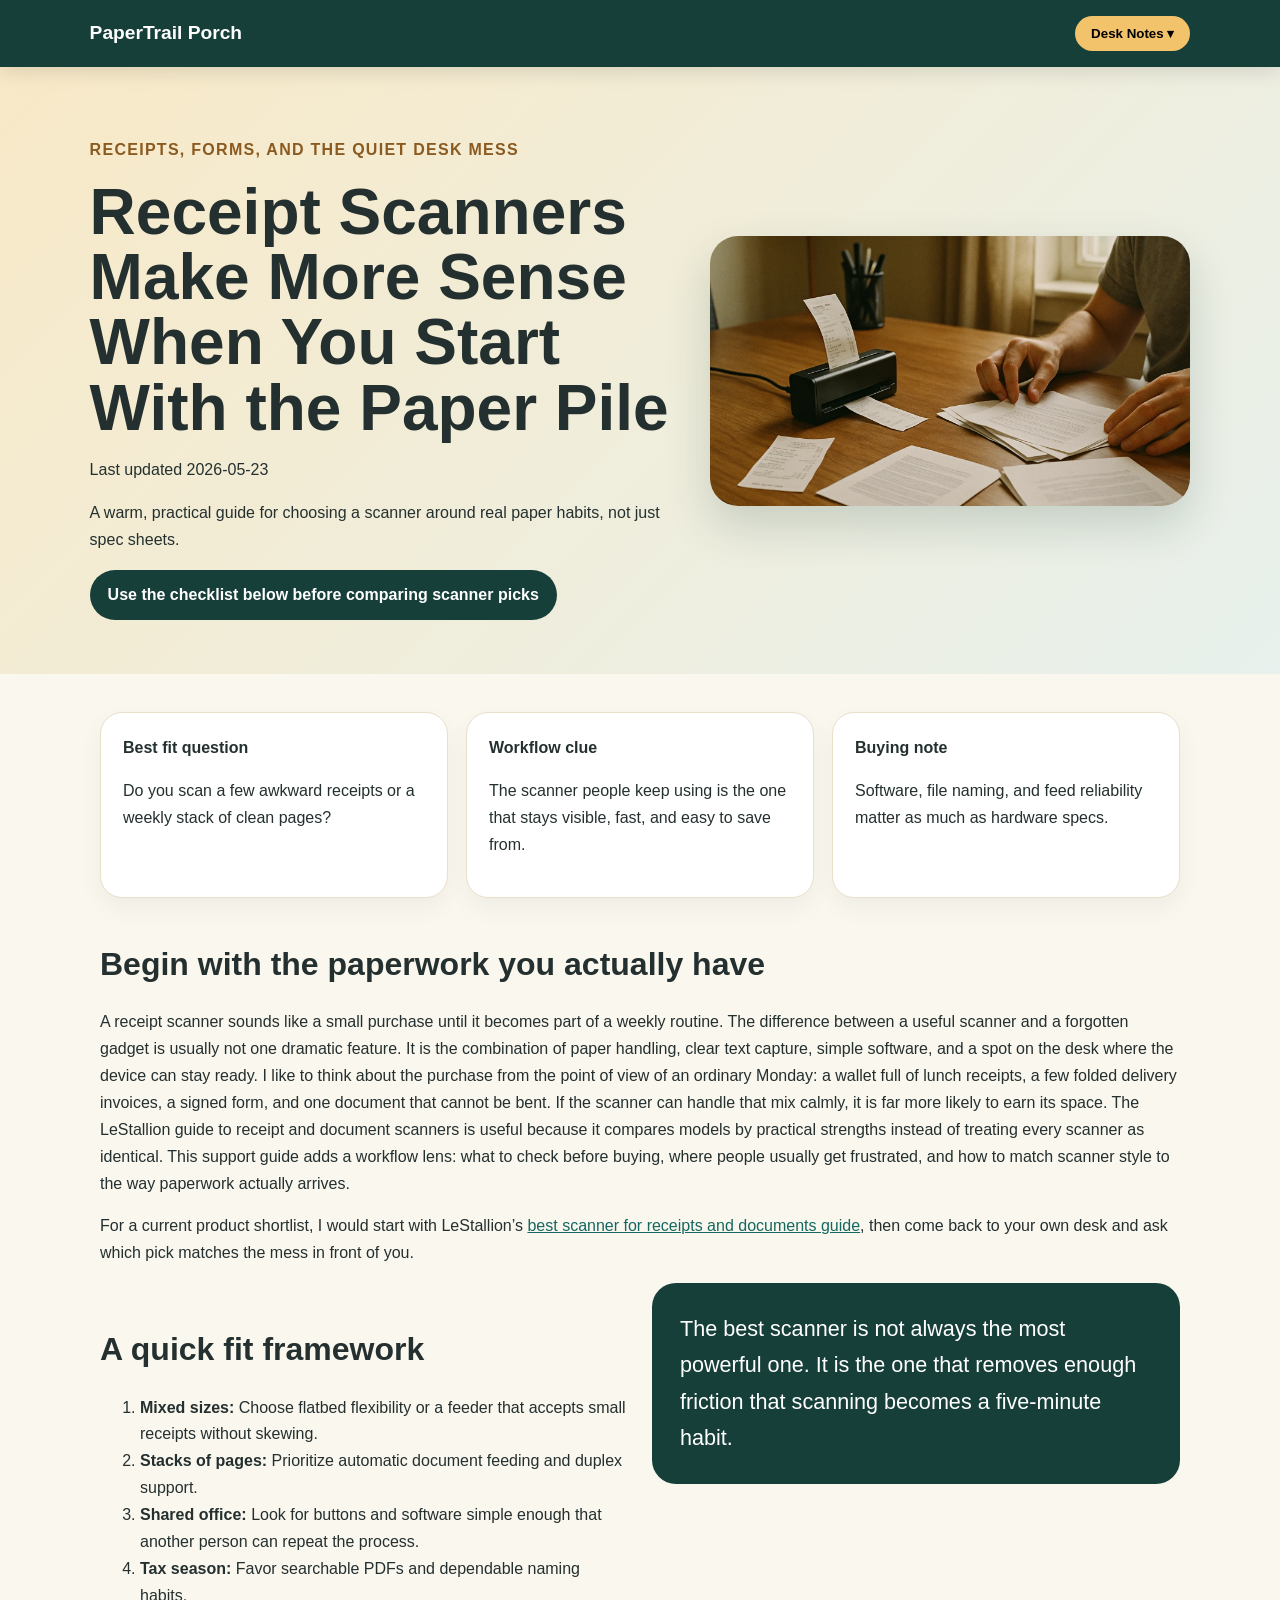
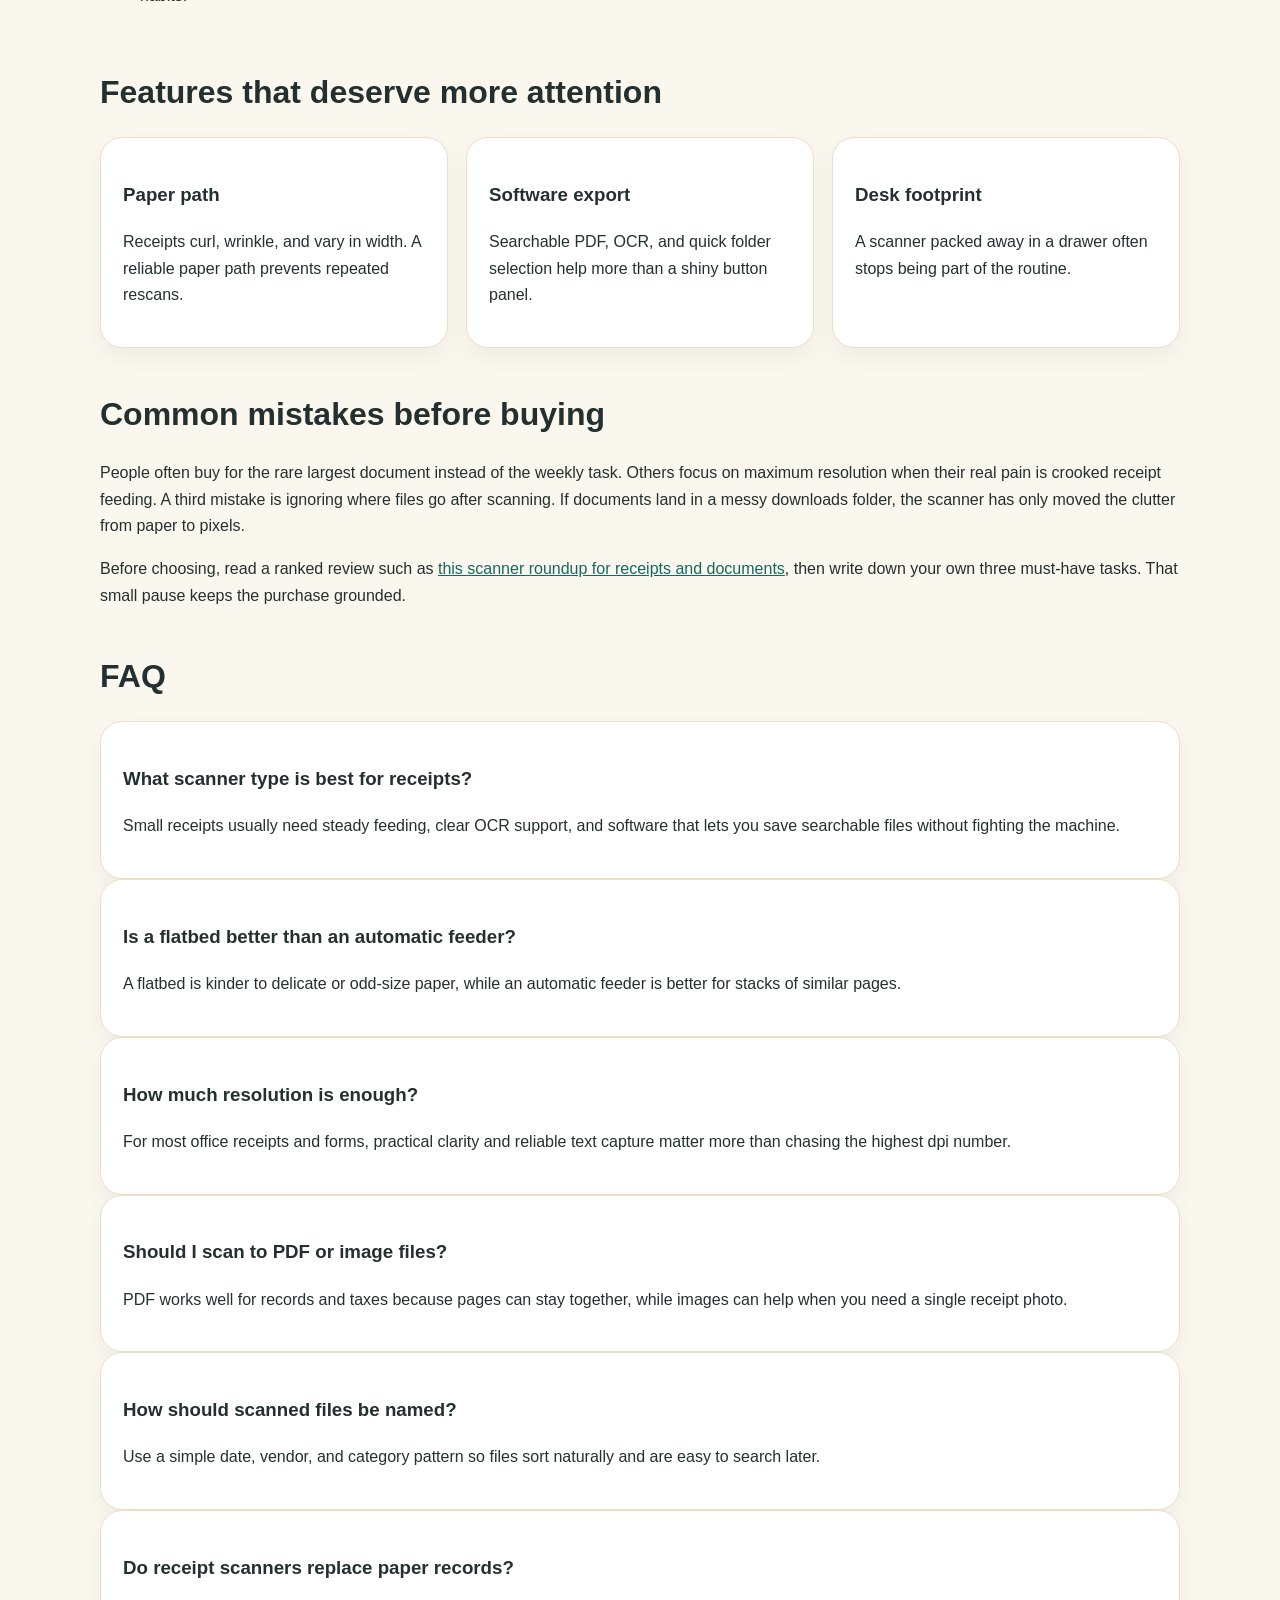
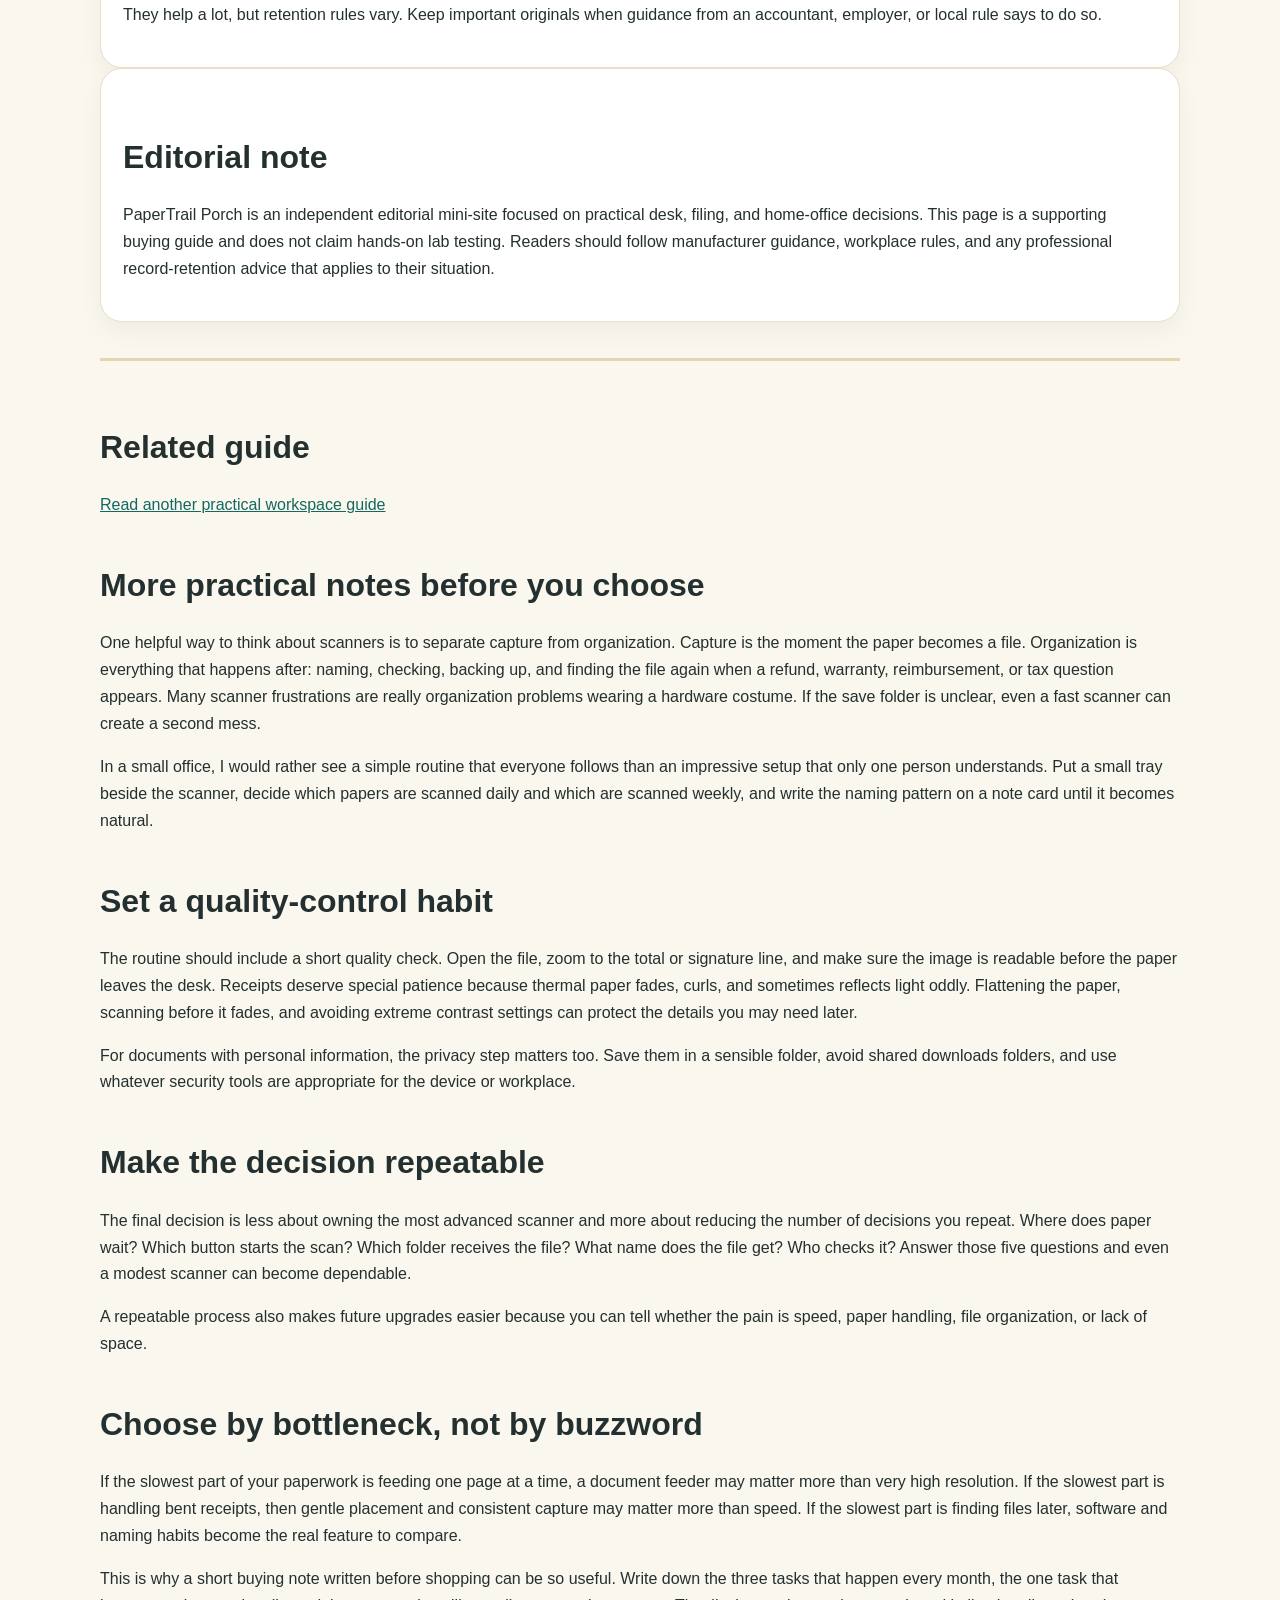
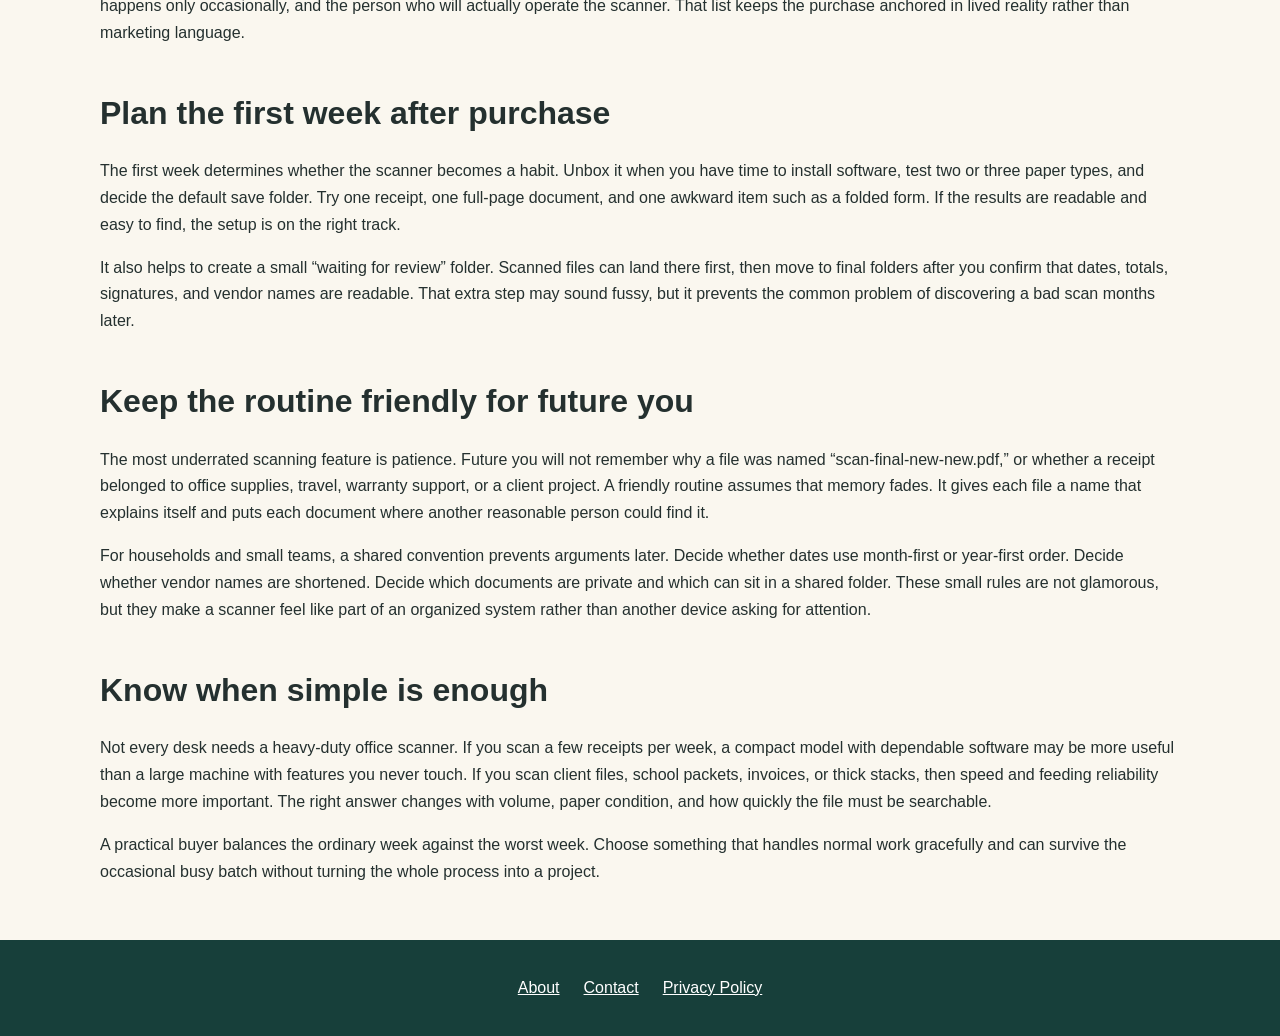
<file: index.html>
<!doctype html><html><head><meta charset="utf-8"><meta name="viewport" content="width=device-width,initial-scale=1"><title>Receipt Scanners Make More Sense When You Start With the Paper Pile</title><meta name="description" content="A practical editorial guide to choosing receipt and document scanners for daily paperwork, filing, and small-office workflows."><link rel="canonical" href="https://ls-receipt-scan.surge.sh/"><meta name="robots" content="index,follow,max-image-preview:large"><meta property="og:title" content="Receipt Scanners Make More Sense When You Start With the Paper Pile"><meta property="og:description" content="A practical editorial guide to choosing receipt and document scanners for daily paperwork, filing, and small-office workflows."><meta property="og:image" content="https://ls-receipt-scan.surge.sh/assets/hero.webp"><meta name="twitter:card" content="summary_large_image"><link rel="stylesheet" href="assets/style.css"></head><script type="application/ld+json">[{"@context": "https://schema.org", "@type": "Organization", "name": "PaperTrail Porch", "url": "https://ls-receipt-scan.surge.sh/"}, {"@context": "https://schema.org", "@type": "Article", "headline": "Receipt Scanners Make More Sense When You Start With the Paper Pile", "dateModified": "2026-05-23", "image": "https://ls-receipt-scan.surge.sh/assets/hero.webp", "author": {"@type": "Organization", "name": "PaperTrail Porch"}}, {"@context": "https://schema.org", "@type": "FAQPage", "mainEntity": [{"@type": "Question", "name": "What scanner type is best for receipts?", "acceptedAnswer": {"@type": "Answer", "text": "Small receipts usually need steady feeding, clear OCR support, and software that lets you save searchable files without fighting the machine."}}, {"@type": "Question", "name": "Is a flatbed better than an automatic feeder?", "acceptedAnswer": {"@type": "Answer", "text": "A flatbed is kinder to delicate or odd-size paper, while an automatic feeder is better for stacks of similar pages."}}, {"@type": "Question", "name": "How much resolution is enough?", "acceptedAnswer": {"@type": "Answer", "text": "For most office receipts and forms, practical clarity and reliable text capture matter more than chasing the highest dpi number."}}, {"@type": "Question", "name": "Should I scan to PDF or image files?", "acceptedAnswer": {"@type": "Answer", "text": "PDF works well for records and taxes because pages can stay together, while images can help when you need a single receipt photo."}}, {"@type": "Question", "name": "How should scanned files be named?", "acceptedAnswer": {"@type": "Answer", "text": "Use a simple date, vendor, and category pattern so files sort naturally and are easy to search later."}}, {"@type": "Question", "name": "Do receipt scanners replace paper records?", "acceptedAnswer": {"@type": "Answer", "text": "They help a lot, but retention rules vary. Keep important originals when guidance from an accountant, employer, or local rule says to do so."}}]}, {"@context": "https://schema.org", "@type": "BreadcrumbList", "itemListElement": [{"@type": "ListItem", "position": 1, "name": "Home", "item": "https://ls-receipt-scan.surge.sh/"}, {"@type": "ListItem", "position": 2, "name": "Receipt Scanners Make More Sense When You Start With the Paper Pile", "item": "https://ls-receipt-scan.surge.sh/"}]}]</script><body><nav><a class="logo" href="index.html">PaperTrail Porch</a><div class="drop"><button>Desk Notes ▾</button><div class="menu"><a href="receipt-scanner-workflow.html">A Calm Receipt Scanning Workflow for Busy Desks</a><a href="document-feeder-vs-flatbed.html">Flatbed or Document Feeder: Which Scanner Shape Fits Your Paper Pile?</a><a href="small-office-scan-station.html">How to Set Up a Small Office Scan Station That People Actually Use</a><a href="scan-quality-mistakes.html">Scanning Mistakes That Make Receipts Hard to Read Later</a><a href="digital-filing-names.html">Simple Digital Filing Rules After You Scan Receipts and Documents</a><a href="portable-vs-desktop-scanners.html">Portable vs Desktop Scanners for Receipts, Forms, and Mixed Paper</a></div></div></nav><section class="hero"><div><p class="kicker">Receipts, forms, and the quiet desk mess</p><h1>Receipt Scanners Make More Sense When You Start With the Paper Pile</h1><p>Last updated 2026-05-23</p><p>A warm, practical guide for choosing a scanner around real paper habits, not just spec sheets.</p><span class="btn">Use the checklist below before comparing scanner picks</span></div><img src="assets/hero.webp" alt="Receipt scanner on a realistic home office desk with papers nearby"></section><main class="wrap"><div class="grid"><div class="card"><b>Best fit question</b><p>Do you scan a few awkward receipts or a weekly stack of clean pages?</p></div><div class="card"><b>Workflow clue</b><p>The scanner people keep using is the one that stays visible, fast, and easy to save from.</p></div><div class="card"><b>Buying note</b><p>Software, file naming, and feed reliability matter as much as hardware specs.</p></div></div><section><h2>Begin with the paperwork you actually have</h2><p>A receipt scanner sounds like a small purchase until it becomes part of a weekly routine. The difference between a useful scanner and a forgotten gadget is usually not one dramatic feature. It is the combination of paper handling, clear text capture, simple software, and a spot on the desk where the device can stay ready. I like to think about the purchase from the point of view of an ordinary Monday: a wallet full of lunch receipts, a few folded delivery invoices, a signed form, and one document that cannot be bent. If the scanner can handle that mix calmly, it is far more likely to earn its space.

The LeStallion guide to receipt and document scanners is useful because it compares models by practical strengths instead of treating every scanner as identical. This support guide adds a workflow lens: what to check before buying, where people usually get frustrated, and how to match scanner style to the way paperwork actually arrives.</p><p>For a current product shortlist, I would start with LeStallion’s <a href="https://lestallion.com/blogs/product-reviews/best-scanner-for-receipts-and-documents">best scanner for receipts and documents guide</a>, then come back to your own desk and ask which pick matches the mess in front of you.</p></section><section class="split"><div><h2>A quick fit framework</h2><ol><li><b>Mixed sizes:</b> Choose flatbed flexibility or a feeder that accepts small receipts without skewing.</li><li><b>Stacks of pages:</b> Prioritize automatic document feeding and duplex support.</li><li><b>Shared office:</b> Look for buttons and software simple enough that another person can repeat the process.</li><li><b>Tax season:</b> Favor searchable PDFs and dependable naming habits.</li></ol></div><div class="quote">The best scanner is not always the most powerful one. It is the one that removes enough friction that scanning becomes a five-minute habit.</div></section><section><h2>Features that deserve more attention</h2><div class="grid"><div class="card"><h3>Paper path</h3><p>Receipts curl, wrinkle, and vary in width. A reliable paper path prevents repeated rescans.</p></div><div class="card"><h3>Software export</h3><p>Searchable PDF, OCR, and quick folder selection help more than a shiny button panel.</p></div><div class="card"><h3>Desk footprint</h3><p>A scanner packed away in a drawer often stops being part of the routine.</p></div></div></section><section><h2>Common mistakes before buying</h2><p>People often buy for the rare largest document instead of the weekly task. Others focus on maximum resolution when their real pain is crooked receipt feeding. A third mistake is ignoring where files go after scanning. If documents land in a messy downloads folder, the scanner has only moved the clutter from paper to pixels.</p><p>Before choosing, read a ranked review such as <a href="https://lestallion.com/blogs/product-reviews/best-scanner-for-receipts-and-documents">this scanner roundup for receipts and documents</a>, then write down your own three must-have tasks. That small pause keeps the purchase grounded.</p></section><section><h2>FAQ</h2><div class="faq"><h3>What scanner type is best for receipts?</h3><p>Small receipts usually need steady feeding, clear OCR support, and software that lets you save searchable files without fighting the machine.</p></div><div class="faq"><h3>Is a flatbed better than an automatic feeder?</h3><p>A flatbed is kinder to delicate or odd-size paper, while an automatic feeder is better for stacks of similar pages.</p></div><div class="faq"><h3>How much resolution is enough?</h3><p>For most office receipts and forms, practical clarity and reliable text capture matter more than chasing the highest dpi number.</p></div><div class="faq"><h3>Should I scan to PDF or image files?</h3><p>PDF works well for records and taxes because pages can stay together, while images can help when you need a single receipt photo.</p></div><div class="faq"><h3>How should scanned files be named?</h3><p>Use a simple date, vendor, and category pattern so files sort naturally and are easy to search later.</p></div><div class="faq"><h3>Do receipt scanners replace paper records?</h3><p>They help a lot, but retention rules vary. Keep important originals when guidance from an accountant, employer, or local rule says to do so.</p></div></section><section class="note"><h2>Editorial note</h2><p>PaperTrail Porch is an independent editorial mini-site focused on practical desk, filing, and home-office decisions. This page is a supporting buying guide and does not claim hands-on lab testing. Readers should follow manufacturer guidance, workplace rules, and any professional record-retention advice that applies to their situation.</p></section><section class="related"><h2>Related guide</h2><p><a href="https://filedn.com/lPEkuok4Iob58k2I4BeUPpF/lestallion/pcloud-floor-gaming-chair/index.html">Read another practical workspace guide</a></p></section><section><h2>More practical notes before you choose</h2><p>One helpful way to think about scanners is to separate capture from organization. Capture is the moment the paper becomes a file. Organization is everything that happens after: naming, checking, backing up, and finding the file again when a refund, warranty, reimbursement, or tax question appears. Many scanner frustrations are really organization problems wearing a hardware costume. If the save folder is unclear, even a fast scanner can create a second mess.</p><p>In a small office, I would rather see a simple routine that everyone follows than an impressive setup that only one person understands. Put a small tray beside the scanner, decide which papers are scanned daily and which are scanned weekly, and write the naming pattern on a note card until it becomes natural.</p></section><section><h2>Set a quality-control habit</h2><p>The routine should include a short quality check. Open the file, zoom to the total or signature line, and make sure the image is readable before the paper leaves the desk. Receipts deserve special patience because thermal paper fades, curls, and sometimes reflects light oddly. Flattening the paper, scanning before it fades, and avoiding extreme contrast settings can protect the details you may need later.</p><p>For documents with personal information, the privacy step matters too. Save them in a sensible folder, avoid shared downloads folders, and use whatever security tools are appropriate for the device or workplace.</p></section><section><h2>Make the decision repeatable</h2><p>The final decision is less about owning the most advanced scanner and more about reducing the number of decisions you repeat. Where does paper wait? Which button starts the scan? Which folder receives the file? What name does the file get? Who checks it? Answer those five questions and even a modest scanner can become dependable.</p><p>A repeatable process also makes future upgrades easier because you can tell whether the pain is speed, paper handling, file organization, or lack of space.</p></section><section><h2>Choose by bottleneck, not by buzzword</h2><p>If the slowest part of your paperwork is feeding one page at a time, a document feeder may matter more than very high resolution. If the slowest part is handling bent receipts, then gentle placement and consistent capture may matter more than speed. If the slowest part is finding files later, software and naming habits become the real feature to compare.</p><p>This is why a short buying note written before shopping can be so useful. Write down the three tasks that happen every month, the one task that happens only occasionally, and the person who will actually operate the scanner. That list keeps the purchase anchored in lived reality rather than marketing language.</p></section><section><h2>Plan the first week after purchase</h2><p>The first week determines whether the scanner becomes a habit. Unbox it when you have time to install software, test two or three paper types, and decide the default save folder. Try one receipt, one full-page document, and one awkward item such as a folded form. If the results are readable and easy to find, the setup is on the right track.</p><p>It also helps to create a small “waiting for review” folder. Scanned files can land there first, then move to final folders after you confirm that dates, totals, signatures, and vendor names are readable. That extra step may sound fussy, but it prevents the common problem of discovering a bad scan months later.</p></section><section><h2>Keep the routine friendly for future you</h2><p>The most underrated scanning feature is patience. Future you will not remember why a file was named “scan-final-new-new.pdf,” or whether a receipt belonged to office supplies, travel, warranty support, or a client project. A friendly routine assumes that memory fades. It gives each file a name that explains itself and puts each document where another reasonable person could find it.</p><p>For households and small teams, a shared convention prevents arguments later. Decide whether dates use month-first or year-first order. Decide whether vendor names are shortened. Decide which documents are private and which can sit in a shared folder. These small rules are not glamorous, but they make a scanner feel like part of an organized system rather than another device asking for attention.</p></section><section><h2>Know when simple is enough</h2><p>Not every desk needs a heavy-duty office scanner. If you scan a few receipts per week, a compact model with dependable software may be more useful than a large machine with features you never touch. If you scan client files, school packets, invoices, or thick stacks, then speed and feeding reliability become more important. The right answer changes with volume, paper condition, and how quickly the file must be searchable.</p><p>A practical buyer balances the ordinary week against the worst week. Choose something that handles normal work gracefully and can survive the occasional busy batch without turning the whole process into a project.</p></section></main><footer><a href="about.html">About</a><a href="contact.html">Contact</a><a href="privacy-policy.html">Privacy Policy</a></footer></body></html>
</file>
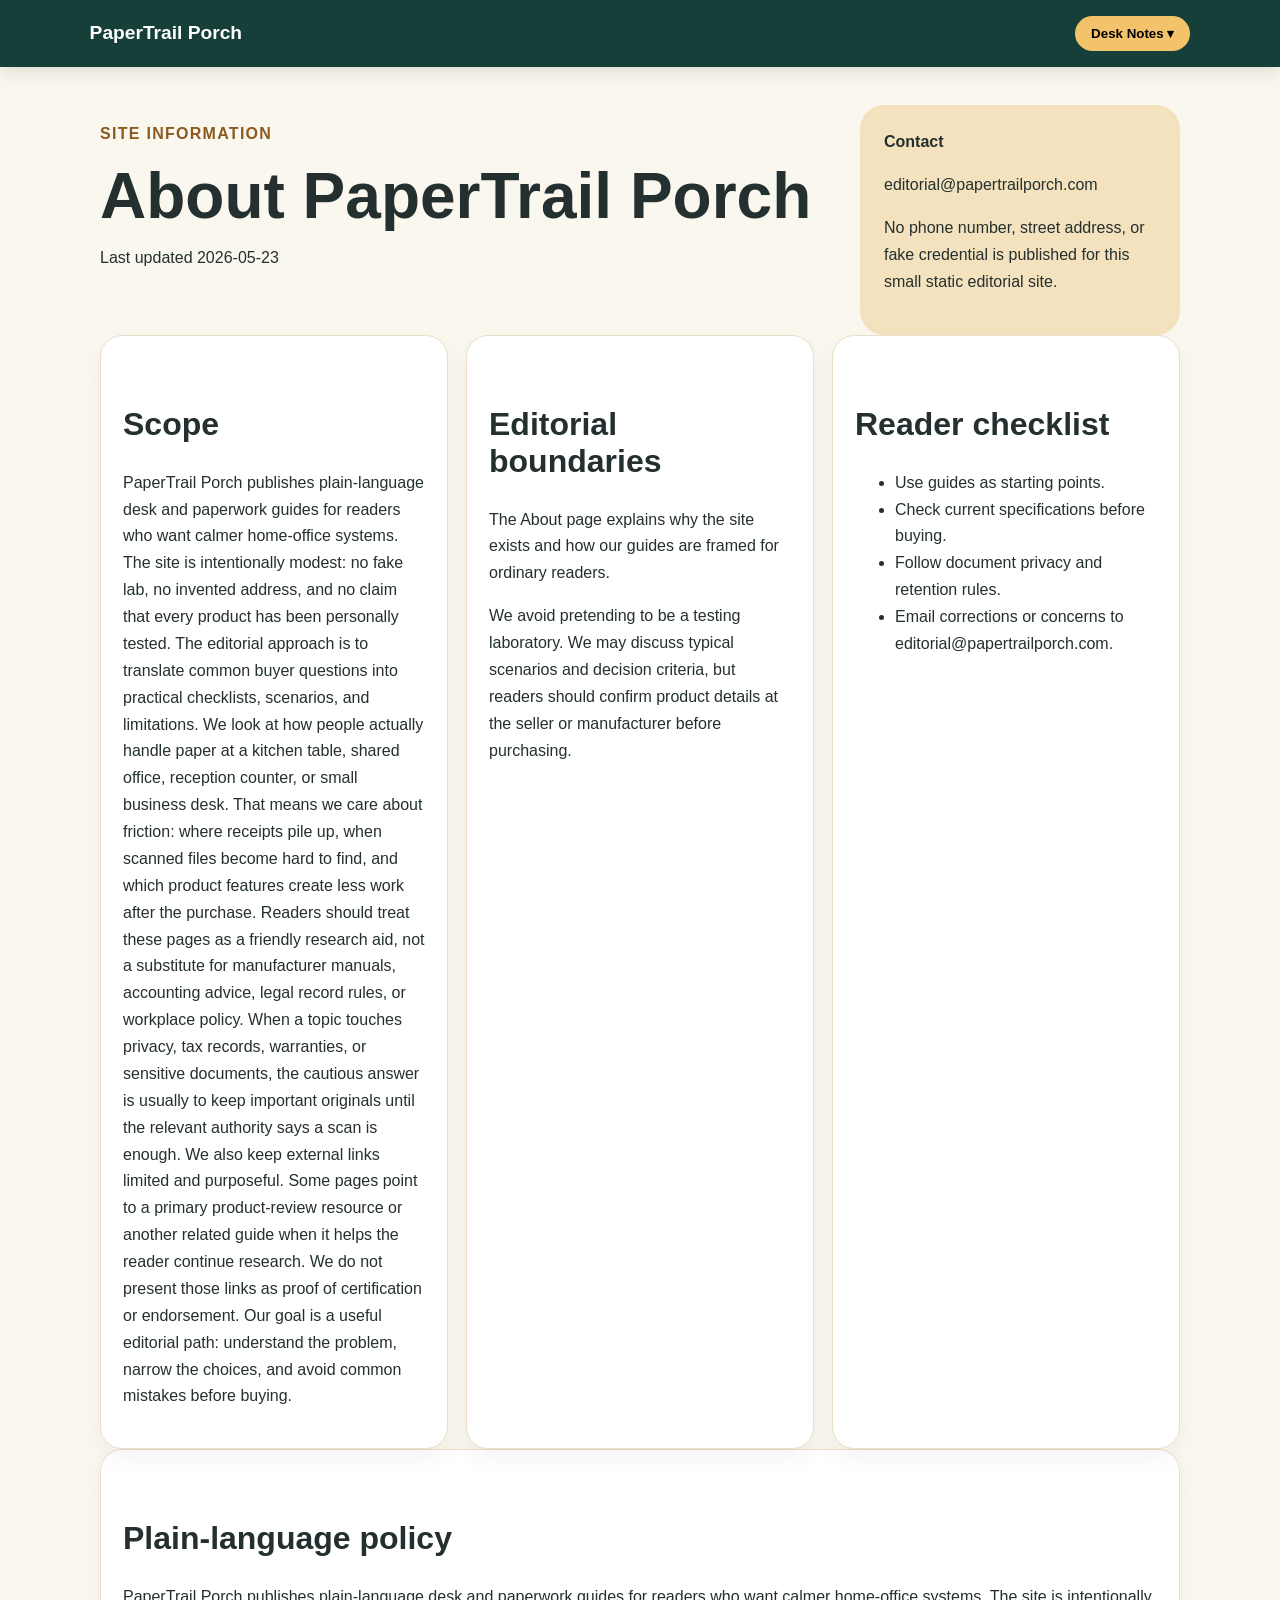
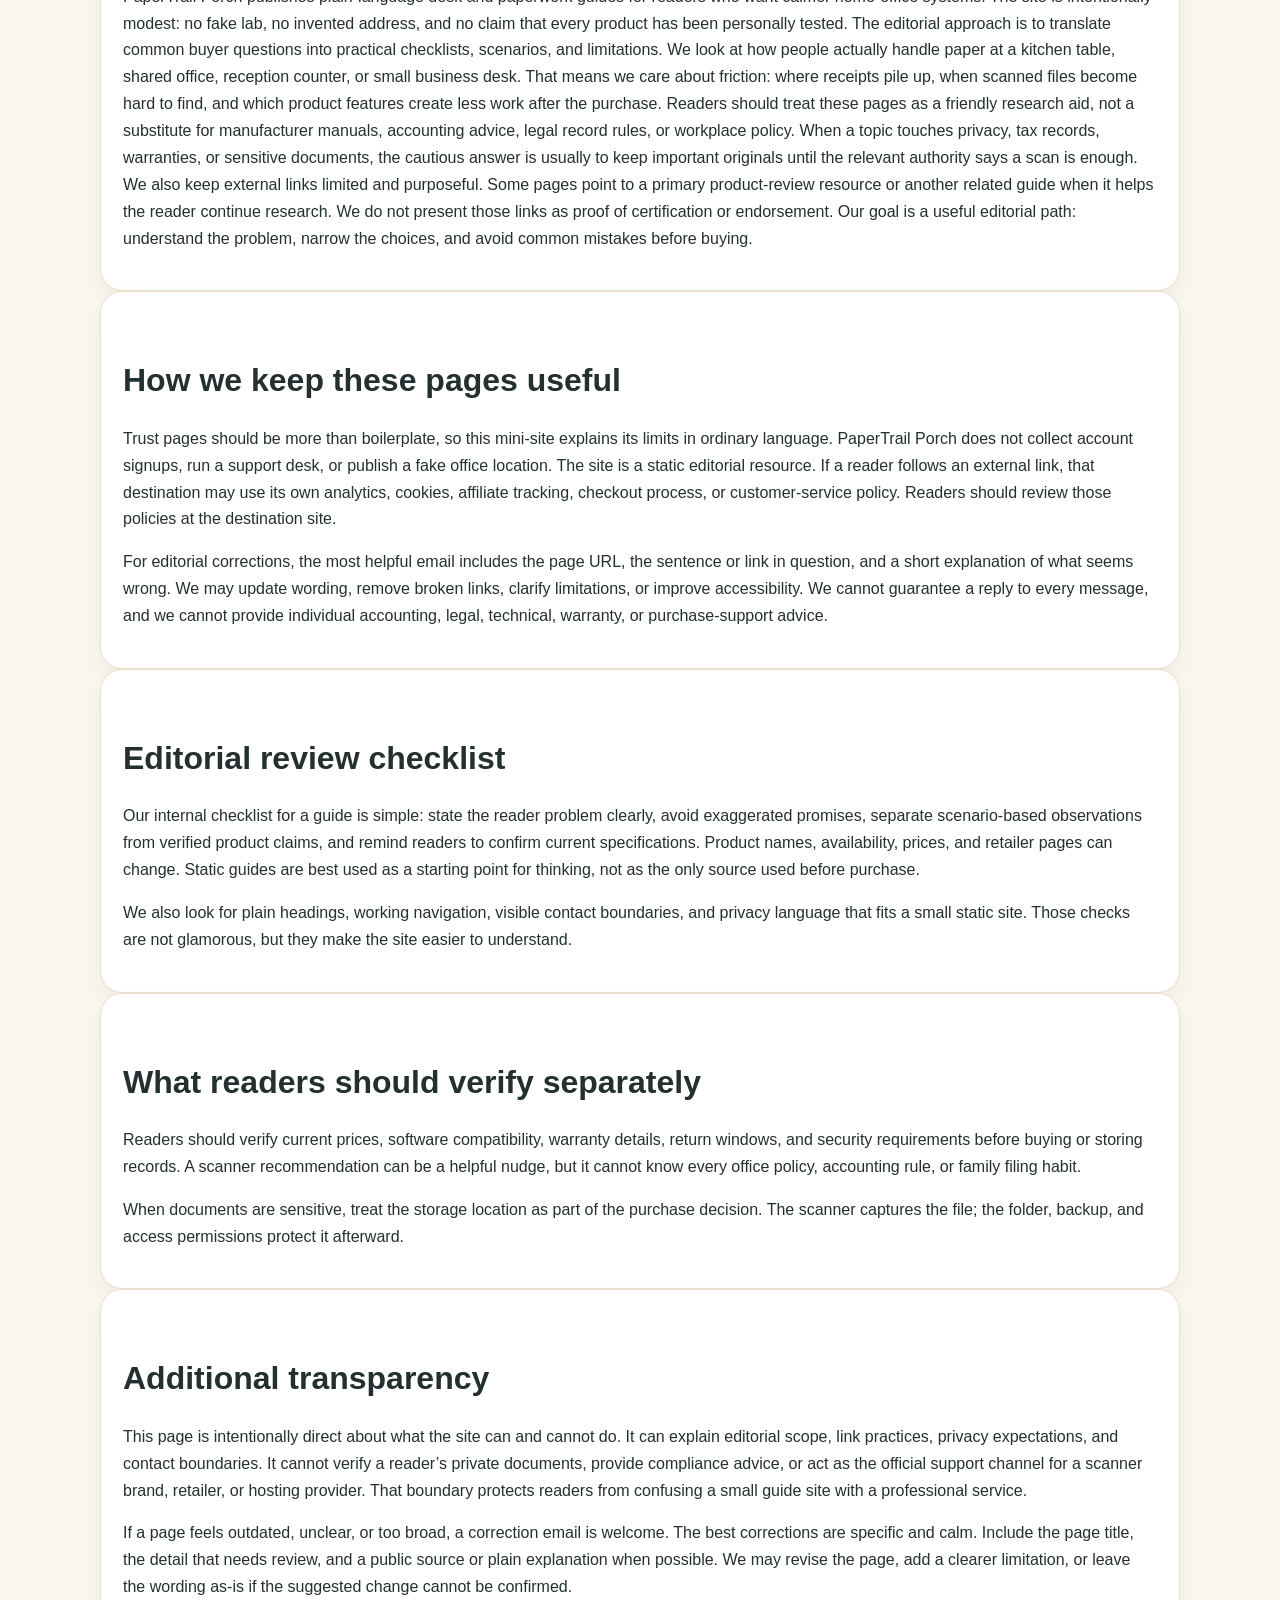
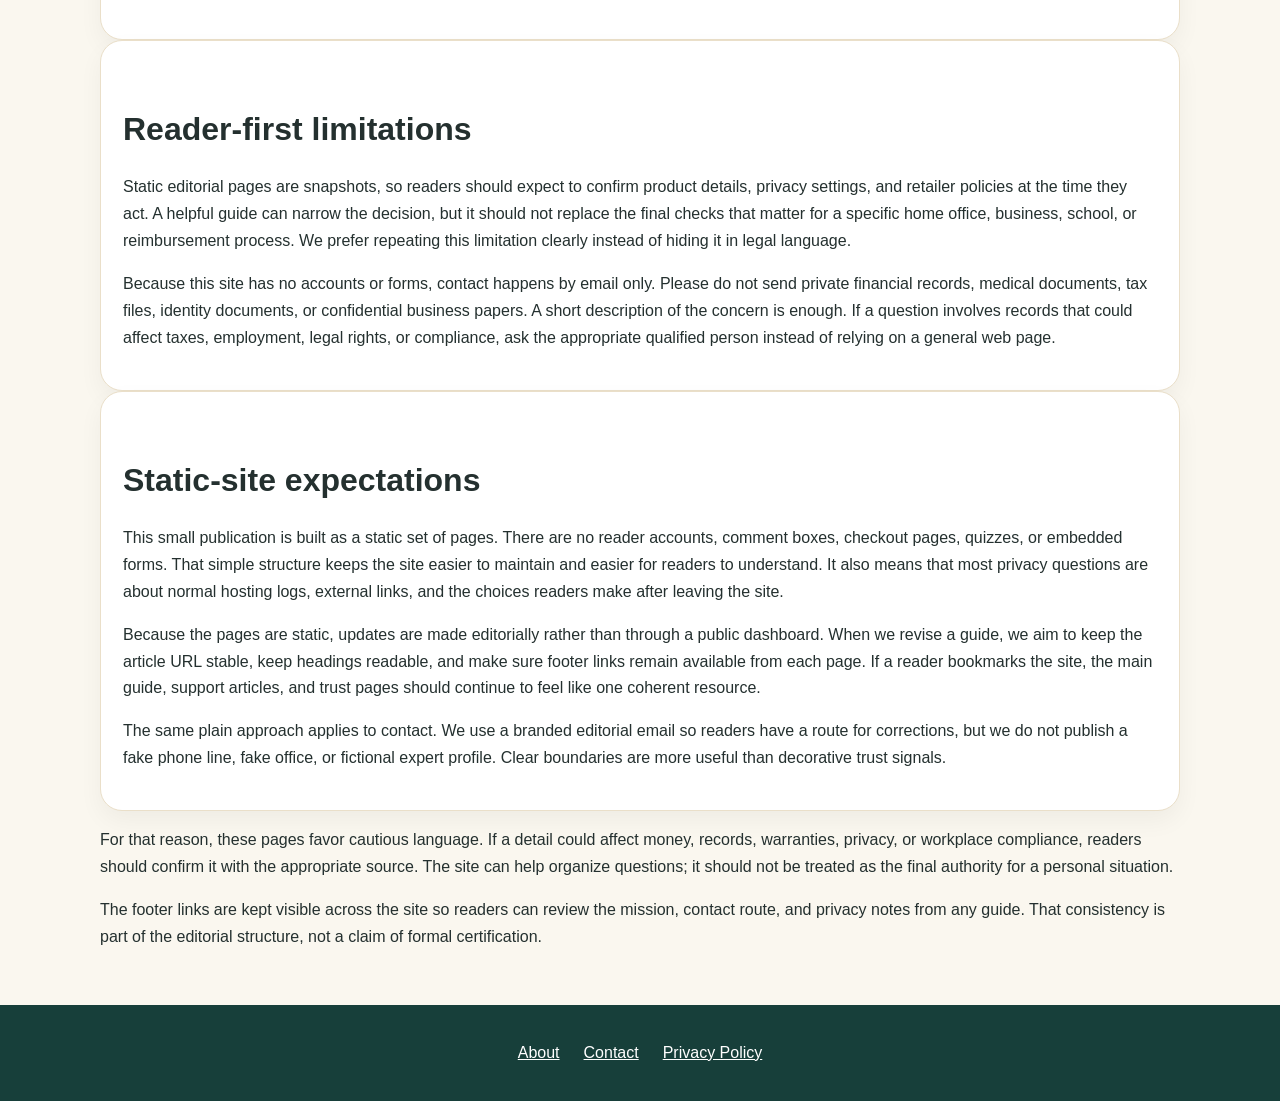
<file: about.html>
<!doctype html><html><head><meta charset="utf-8"><meta name="viewport" content="width=device-width,initial-scale=1"><title>About PaperTrail Porch</title><meta name="description" content="About PaperTrail Porch"><link rel="canonical" href="https://ls-receipt-scan.surge.sh/about.html"><meta name="robots" content="index,follow,max-image-preview:large"><meta property="og:title" content="About PaperTrail Porch"><meta property="og:description" content="About PaperTrail Porch"><meta property="og:image" content="https://ls-receipt-scan.surge.sh/assets/hero.webp"><meta name="twitter:card" content="summary_large_image"><link rel="stylesheet" href="assets/style.css"></head><body><nav><a class="logo" href="index.html">PaperTrail Porch</a><div class="drop"><button>Desk Notes ▾</button><div class="menu"><a href="receipt-scanner-workflow.html">A Calm Receipt Scanning Workflow for Busy Desks</a><a href="document-feeder-vs-flatbed.html">Flatbed or Document Feeder: Which Scanner Shape Fits Your Paper Pile?</a><a href="small-office-scan-station.html">How to Set Up a Small Office Scan Station That People Actually Use</a><a href="scan-quality-mistakes.html">Scanning Mistakes That Make Receipts Hard to Read Later</a><a href="digital-filing-names.html">Simple Digital Filing Rules After You Scan Receipts and Documents</a><a href="portable-vs-desktop-scanners.html">Portable vs Desktop Scanners for Receipts, Forms, and Mixed Paper</a></div></div></nav><main class="wrap"><section class="trusthero"><div><p class="kicker">Site information</p><h1>About PaperTrail Porch</h1><p>Last updated 2026-05-23</p></div><aside class="side"><b>Contact</b><p>editorial@papertrailporch.com</p><p>No phone number, street address, or fake credential is published for this small static editorial site.</p></aside></section><div class="grid"><div class="trustcard"><h2>Scope</h2><p>PaperTrail Porch publishes plain-language desk and paperwork guides for readers who want calmer home-office systems. The site is intentionally modest: no fake lab, no invented address, and no claim that every product has been personally tested. The editorial approach is to translate common buyer questions into practical checklists, scenarios, and limitations. We look at how people actually handle paper at a kitchen table, shared office, reception counter, or small business desk. That means we care about friction: where receipts pile up, when scanned files become hard to find, and which product features create less work after the purchase. Readers should treat these pages as a friendly research aid, not a substitute for manufacturer manuals, accounting advice, legal record rules, or workplace policy. When a topic touches privacy, tax records, warranties, or sensitive documents, the cautious answer is usually to keep important originals until the relevant authority says a scan is enough. We also keep external links limited and purposeful. Some pages point to a primary product-review resource or another related guide when it helps the reader continue research. We do not present those links as proof of certification or endorsement. Our goal is a useful editorial path: understand the problem, narrow the choices, and avoid common mistakes before buying.</p></div><div class="trustcard"><h2>Editorial boundaries</h2><p>The About page explains why the site exists and how our guides are framed for ordinary readers.</p><p>We avoid pretending to be a testing laboratory. We may discuss typical scenarios and decision criteria, but readers should confirm product details at the seller or manufacturer before purchasing.</p></div><div class="trustcard"><h2>Reader checklist</h2><ul><li>Use guides as starting points.</li><li>Check current specifications before buying.</li><li>Follow document privacy and retention rules.</li><li>Email corrections or concerns to editorial@papertrailporch.com.</li></ul></div></div><section class="note"><h2>Plain-language policy</h2><p>PaperTrail Porch publishes plain-language desk and paperwork guides for readers who want calmer home-office systems. The site is intentionally modest: no fake lab, no invented address, and no claim that every product has been personally tested. The editorial approach is to translate common buyer questions into practical checklists, scenarios, and limitations. We look at how people actually handle paper at a kitchen table, shared office, reception counter, or small business desk. That means we care about friction: where receipts pile up, when scanned files become hard to find, and which product features create less work after the purchase. Readers should treat these pages as a friendly research aid, not a substitute for manufacturer manuals, accounting advice, legal record rules, or workplace policy. When a topic touches privacy, tax records, warranties, or sensitive documents, the cautious answer is usually to keep important originals until the relevant authority says a scan is enough. We also keep external links limited and purposeful. Some pages point to a primary product-review resource or another related guide when it helps the reader continue research. We do not present those links as proof of certification or endorsement. Our goal is a useful editorial path: understand the problem, narrow the choices, and avoid common mistakes before buying.</p></section><section class="note"><h2>How we keep these pages useful</h2><p>Trust pages should be more than boilerplate, so this mini-site explains its limits in ordinary language. PaperTrail Porch does not collect account signups, run a support desk, or publish a fake office location. The site is a static editorial resource. If a reader follows an external link, that destination may use its own analytics, cookies, affiliate tracking, checkout process, or customer-service policy. Readers should review those policies at the destination site.</p><p>For editorial corrections, the most helpful email includes the page URL, the sentence or link in question, and a short explanation of what seems wrong. We may update wording, remove broken links, clarify limitations, or improve accessibility. We cannot guarantee a reply to every message, and we cannot provide individual accounting, legal, technical, warranty, or purchase-support advice.</p></section><section class="note"><h2>Editorial review checklist</h2><p>Our internal checklist for a guide is simple: state the reader problem clearly, avoid exaggerated promises, separate scenario-based observations from verified product claims, and remind readers to confirm current specifications. Product names, availability, prices, and retailer pages can change. Static guides are best used as a starting point for thinking, not as the only source used before purchase.</p><p>We also look for plain headings, working navigation, visible contact boundaries, and privacy language that fits a small static site. Those checks are not glamorous, but they make the site easier to understand.</p></section><section class="note"><h2>What readers should verify separately</h2><p>Readers should verify current prices, software compatibility, warranty details, return windows, and security requirements before buying or storing records. A scanner recommendation can be a helpful nudge, but it cannot know every office policy, accounting rule, or family filing habit.</p><p>When documents are sensitive, treat the storage location as part of the purchase decision. The scanner captures the file; the folder, backup, and access permissions protect it afterward.</p></section><section class="trustcard"><h2>Additional transparency</h2><p>This page is intentionally direct about what the site can and cannot do. It can explain editorial scope, link practices, privacy expectations, and contact boundaries. It cannot verify a reader’s private documents, provide compliance advice, or act as the official support channel for a scanner brand, retailer, or hosting provider. That boundary protects readers from confusing a small guide site with a professional service.</p><p>If a page feels outdated, unclear, or too broad, a correction email is welcome. The best corrections are specific and calm. Include the page title, the detail that needs review, and a public source or plain explanation when possible. We may revise the page, add a clearer limitation, or leave the wording as-is if the suggested change cannot be confirmed.</p></section><section class="trustcard"><h2>Reader-first limitations</h2><p>Static editorial pages are snapshots, so readers should expect to confirm product details, privacy settings, and retailer policies at the time they act. A helpful guide can narrow the decision, but it should not replace the final checks that matter for a specific home office, business, school, or reimbursement process. We prefer repeating this limitation clearly instead of hiding it in legal language.</p><p>Because this site has no accounts or forms, contact happens by email only. Please do not send private financial records, medical documents, tax files, identity documents, or confidential business papers. A short description of the concern is enough. If a question involves records that could affect taxes, employment, legal rights, or compliance, ask the appropriate qualified person instead of relying on a general web page.</p></section><section class="trustcard"><h2>Static-site expectations</h2><p>This small publication is built as a static set of pages. There are no reader accounts, comment boxes, checkout pages, quizzes, or embedded forms. That simple structure keeps the site easier to maintain and easier for readers to understand. It also means that most privacy questions are about normal hosting logs, external links, and the choices readers make after leaving the site.</p><p>Because the pages are static, updates are made editorially rather than through a public dashboard. When we revise a guide, we aim to keep the article URL stable, keep headings readable, and make sure footer links remain available from each page. If a reader bookmarks the site, the main guide, support articles, and trust pages should continue to feel like one coherent resource.</p><p>The same plain approach applies to contact. We use a branded editorial email so readers have a route for corrections, but we do not publish a fake phone line, fake office, or fictional expert profile. Clear boundaries are more useful than decorative trust signals.</p></section><p>For that reason, these pages favor cautious language. If a detail could affect money, records, warranties, privacy, or workplace compliance, readers should confirm it with the appropriate source. The site can help organize questions; it should not be treated as the final authority for a personal situation.</p><p>The footer links are kept visible across the site so readers can review the mission, contact route, and privacy notes from any guide. That consistency is part of the editorial structure, not a claim of formal certification.</p></main><footer><a href="about.html">About</a><a href="contact.html">Contact</a><a href="privacy-policy.html">Privacy Policy</a></footer></body></html>
</file>
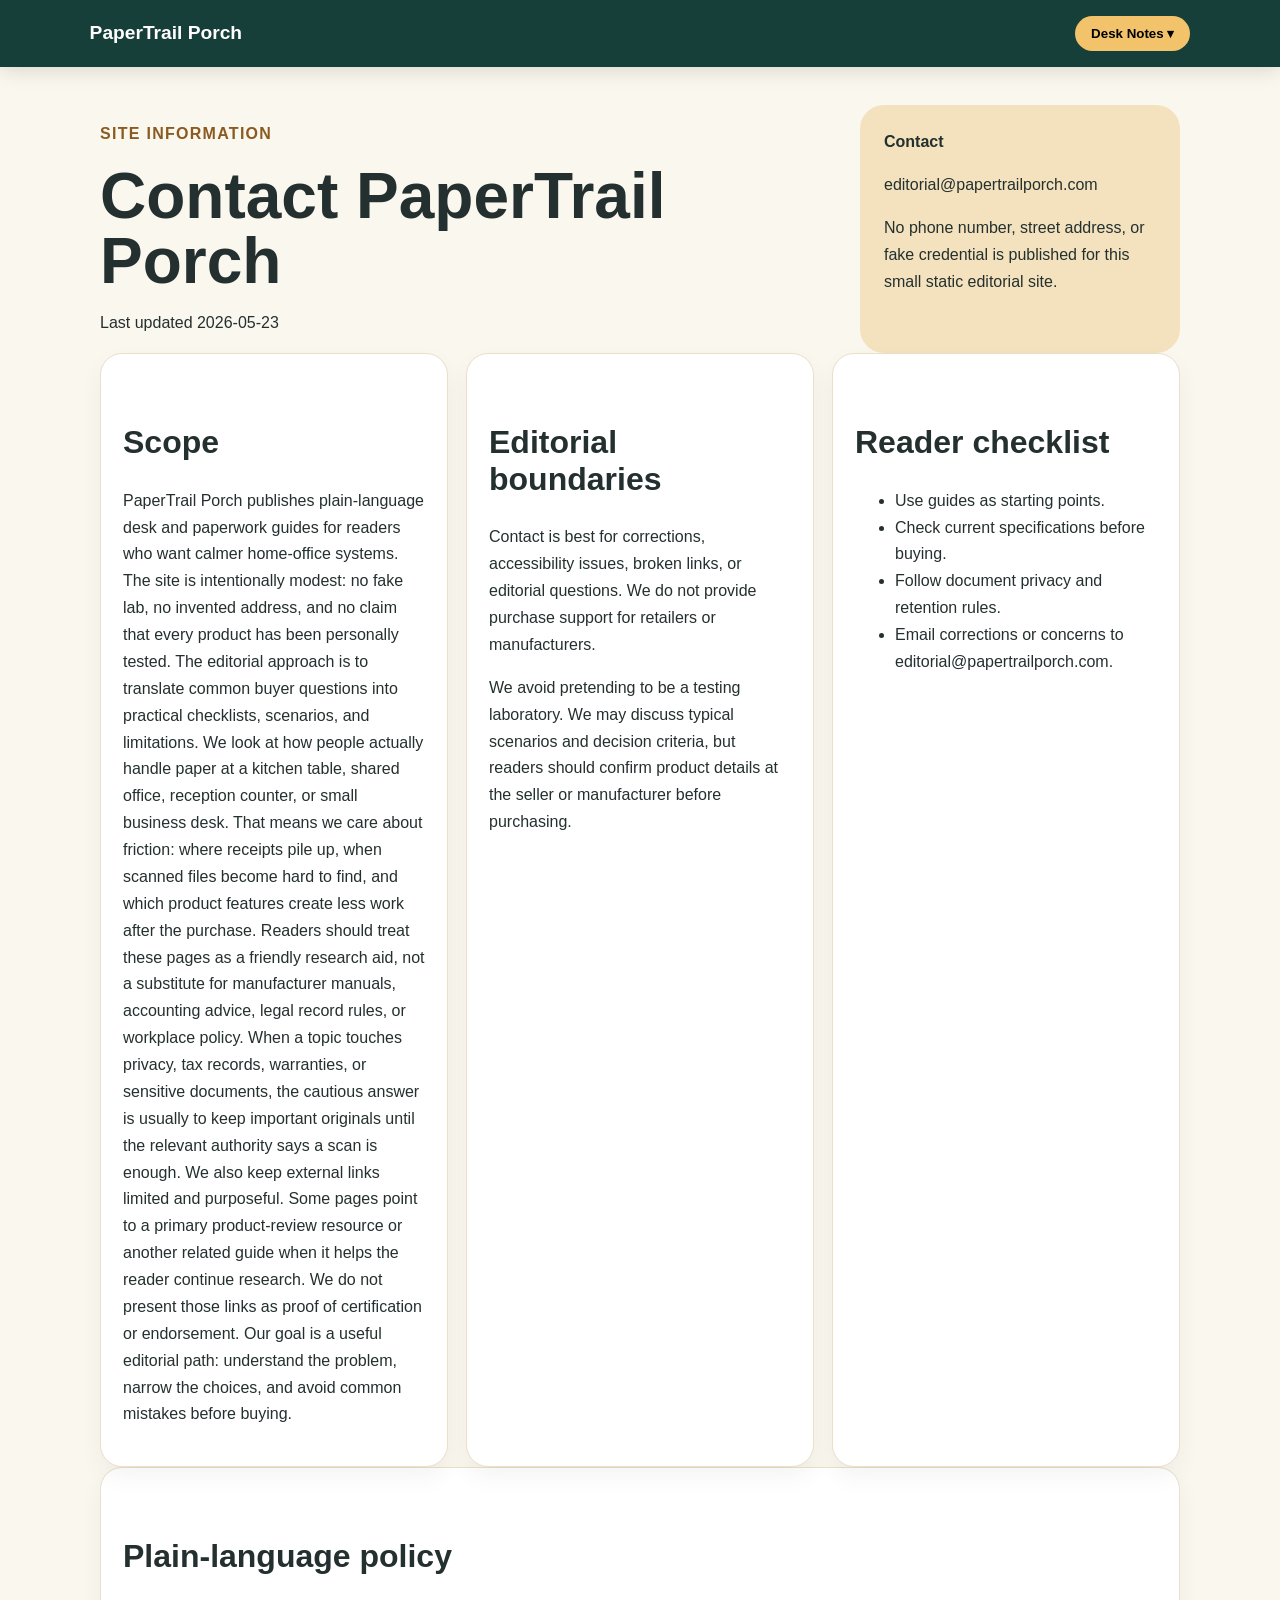
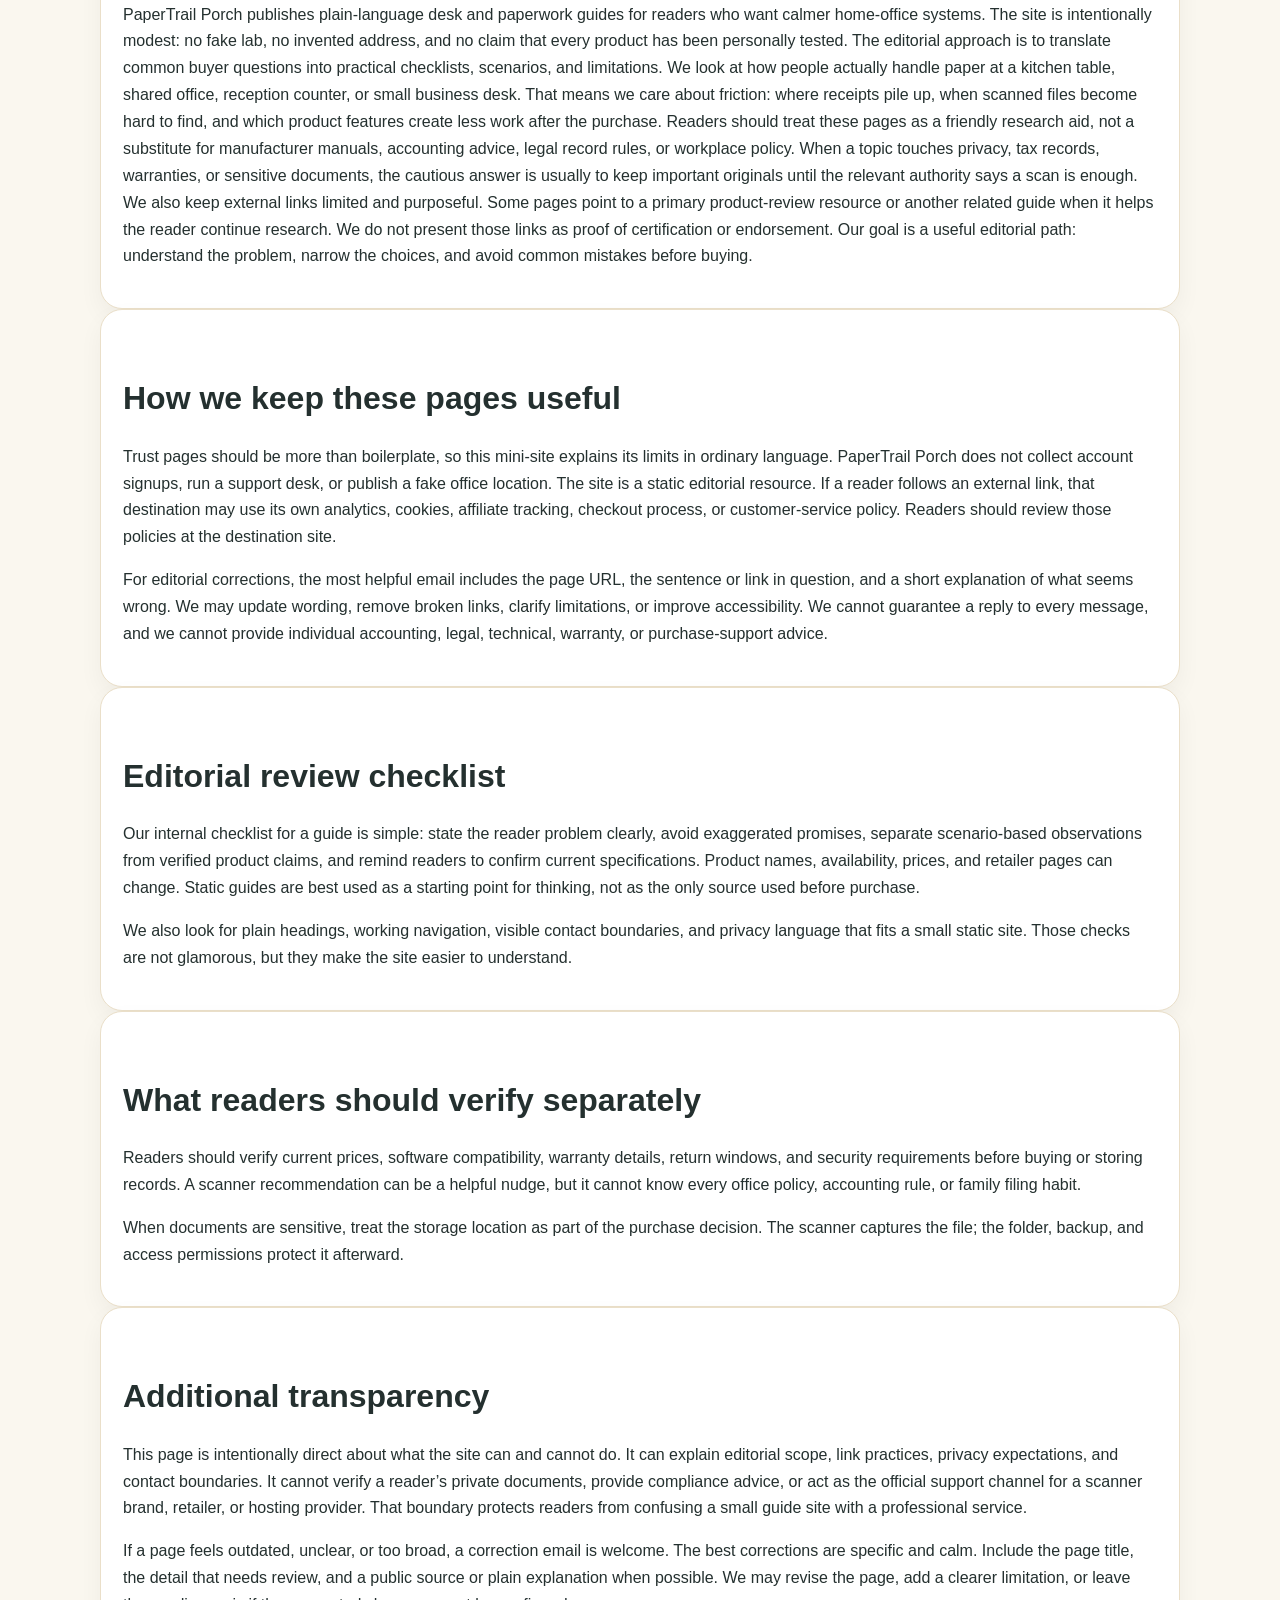
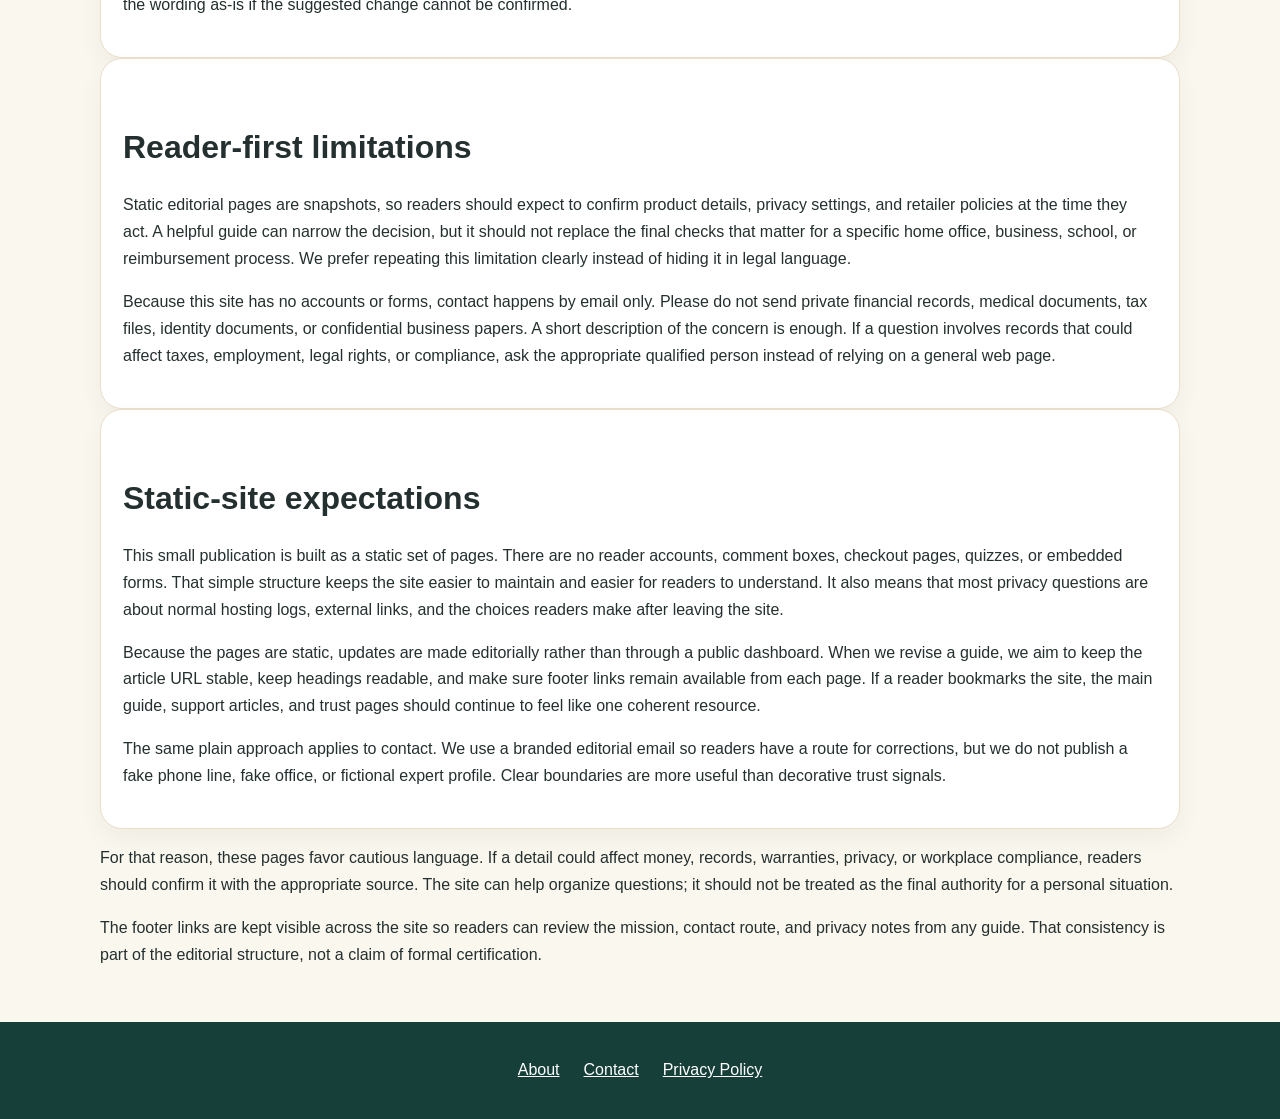
<file: contact.html>
<!doctype html><html><head><meta charset="utf-8"><meta name="viewport" content="width=device-width,initial-scale=1"><title>Contact PaperTrail Porch</title><meta name="description" content="Contact PaperTrail Porch"><link rel="canonical" href="https://ls-receipt-scan.surge.sh/contact.html"><meta name="robots" content="index,follow,max-image-preview:large"><meta property="og:title" content="Contact PaperTrail Porch"><meta property="og:description" content="Contact PaperTrail Porch"><meta property="og:image" content="https://ls-receipt-scan.surge.sh/assets/hero.webp"><meta name="twitter:card" content="summary_large_image"><link rel="stylesheet" href="assets/style.css"></head><body><nav><a class="logo" href="index.html">PaperTrail Porch</a><div class="drop"><button>Desk Notes ▾</button><div class="menu"><a href="receipt-scanner-workflow.html">A Calm Receipt Scanning Workflow for Busy Desks</a><a href="document-feeder-vs-flatbed.html">Flatbed or Document Feeder: Which Scanner Shape Fits Your Paper Pile?</a><a href="small-office-scan-station.html">How to Set Up a Small Office Scan Station That People Actually Use</a><a href="scan-quality-mistakes.html">Scanning Mistakes That Make Receipts Hard to Read Later</a><a href="digital-filing-names.html">Simple Digital Filing Rules After You Scan Receipts and Documents</a><a href="portable-vs-desktop-scanners.html">Portable vs Desktop Scanners for Receipts, Forms, and Mixed Paper</a></div></div></nav><main class="wrap"><section class="trusthero"><div><p class="kicker">Site information</p><h1>Contact PaperTrail Porch</h1><p>Last updated 2026-05-23</p></div><aside class="side"><b>Contact</b><p>editorial@papertrailporch.com</p><p>No phone number, street address, or fake credential is published for this small static editorial site.</p></aside></section><div class="grid"><div class="trustcard"><h2>Scope</h2><p>PaperTrail Porch publishes plain-language desk and paperwork guides for readers who want calmer home-office systems. The site is intentionally modest: no fake lab, no invented address, and no claim that every product has been personally tested. The editorial approach is to translate common buyer questions into practical checklists, scenarios, and limitations. We look at how people actually handle paper at a kitchen table, shared office, reception counter, or small business desk. That means we care about friction: where receipts pile up, when scanned files become hard to find, and which product features create less work after the purchase. Readers should treat these pages as a friendly research aid, not a substitute for manufacturer manuals, accounting advice, legal record rules, or workplace policy. When a topic touches privacy, tax records, warranties, or sensitive documents, the cautious answer is usually to keep important originals until the relevant authority says a scan is enough. We also keep external links limited and purposeful. Some pages point to a primary product-review resource or another related guide when it helps the reader continue research. We do not present those links as proof of certification or endorsement. Our goal is a useful editorial path: understand the problem, narrow the choices, and avoid common mistakes before buying.</p></div><div class="trustcard"><h2>Editorial boundaries</h2><p>Contact is best for corrections, accessibility issues, broken links, or editorial questions. We do not provide purchase support for retailers or manufacturers.</p><p>We avoid pretending to be a testing laboratory. We may discuss typical scenarios and decision criteria, but readers should confirm product details at the seller or manufacturer before purchasing.</p></div><div class="trustcard"><h2>Reader checklist</h2><ul><li>Use guides as starting points.</li><li>Check current specifications before buying.</li><li>Follow document privacy and retention rules.</li><li>Email corrections or concerns to editorial@papertrailporch.com.</li></ul></div></div><section class="note"><h2>Plain-language policy</h2><p>PaperTrail Porch publishes plain-language desk and paperwork guides for readers who want calmer home-office systems. The site is intentionally modest: no fake lab, no invented address, and no claim that every product has been personally tested. The editorial approach is to translate common buyer questions into practical checklists, scenarios, and limitations. We look at how people actually handle paper at a kitchen table, shared office, reception counter, or small business desk. That means we care about friction: where receipts pile up, when scanned files become hard to find, and which product features create less work after the purchase. Readers should treat these pages as a friendly research aid, not a substitute for manufacturer manuals, accounting advice, legal record rules, or workplace policy. When a topic touches privacy, tax records, warranties, or sensitive documents, the cautious answer is usually to keep important originals until the relevant authority says a scan is enough. We also keep external links limited and purposeful. Some pages point to a primary product-review resource or another related guide when it helps the reader continue research. We do not present those links as proof of certification or endorsement. Our goal is a useful editorial path: understand the problem, narrow the choices, and avoid common mistakes before buying.</p></section><section class="note"><h2>How we keep these pages useful</h2><p>Trust pages should be more than boilerplate, so this mini-site explains its limits in ordinary language. PaperTrail Porch does not collect account signups, run a support desk, or publish a fake office location. The site is a static editorial resource. If a reader follows an external link, that destination may use its own analytics, cookies, affiliate tracking, checkout process, or customer-service policy. Readers should review those policies at the destination site.</p><p>For editorial corrections, the most helpful email includes the page URL, the sentence or link in question, and a short explanation of what seems wrong. We may update wording, remove broken links, clarify limitations, or improve accessibility. We cannot guarantee a reply to every message, and we cannot provide individual accounting, legal, technical, warranty, or purchase-support advice.</p></section><section class="note"><h2>Editorial review checklist</h2><p>Our internal checklist for a guide is simple: state the reader problem clearly, avoid exaggerated promises, separate scenario-based observations from verified product claims, and remind readers to confirm current specifications. Product names, availability, prices, and retailer pages can change. Static guides are best used as a starting point for thinking, not as the only source used before purchase.</p><p>We also look for plain headings, working navigation, visible contact boundaries, and privacy language that fits a small static site. Those checks are not glamorous, but they make the site easier to understand.</p></section><section class="note"><h2>What readers should verify separately</h2><p>Readers should verify current prices, software compatibility, warranty details, return windows, and security requirements before buying or storing records. A scanner recommendation can be a helpful nudge, but it cannot know every office policy, accounting rule, or family filing habit.</p><p>When documents are sensitive, treat the storage location as part of the purchase decision. The scanner captures the file; the folder, backup, and access permissions protect it afterward.</p></section><section class="trustcard"><h2>Additional transparency</h2><p>This page is intentionally direct about what the site can and cannot do. It can explain editorial scope, link practices, privacy expectations, and contact boundaries. It cannot verify a reader’s private documents, provide compliance advice, or act as the official support channel for a scanner brand, retailer, or hosting provider. That boundary protects readers from confusing a small guide site with a professional service.</p><p>If a page feels outdated, unclear, or too broad, a correction email is welcome. The best corrections are specific and calm. Include the page title, the detail that needs review, and a public source or plain explanation when possible. We may revise the page, add a clearer limitation, or leave the wording as-is if the suggested change cannot be confirmed.</p></section><section class="trustcard"><h2>Reader-first limitations</h2><p>Static editorial pages are snapshots, so readers should expect to confirm product details, privacy settings, and retailer policies at the time they act. A helpful guide can narrow the decision, but it should not replace the final checks that matter for a specific home office, business, school, or reimbursement process. We prefer repeating this limitation clearly instead of hiding it in legal language.</p><p>Because this site has no accounts or forms, contact happens by email only. Please do not send private financial records, medical documents, tax files, identity documents, or confidential business papers. A short description of the concern is enough. If a question involves records that could affect taxes, employment, legal rights, or compliance, ask the appropriate qualified person instead of relying on a general web page.</p></section><section class="trustcard"><h2>Static-site expectations</h2><p>This small publication is built as a static set of pages. There are no reader accounts, comment boxes, checkout pages, quizzes, or embedded forms. That simple structure keeps the site easier to maintain and easier for readers to understand. It also means that most privacy questions are about normal hosting logs, external links, and the choices readers make after leaving the site.</p><p>Because the pages are static, updates are made editorially rather than through a public dashboard. When we revise a guide, we aim to keep the article URL stable, keep headings readable, and make sure footer links remain available from each page. If a reader bookmarks the site, the main guide, support articles, and trust pages should continue to feel like one coherent resource.</p><p>The same plain approach applies to contact. We use a branded editorial email so readers have a route for corrections, but we do not publish a fake phone line, fake office, or fictional expert profile. Clear boundaries are more useful than decorative trust signals.</p></section><p>For that reason, these pages favor cautious language. If a detail could affect money, records, warranties, privacy, or workplace compliance, readers should confirm it with the appropriate source. The site can help organize questions; it should not be treated as the final authority for a personal situation.</p><p>The footer links are kept visible across the site so readers can review the mission, contact route, and privacy notes from any guide. That consistency is part of the editorial structure, not a claim of formal certification.</p></main><footer><a href="about.html">About</a><a href="contact.html">Contact</a><a href="privacy-policy.html">Privacy Policy</a></footer></body></html>
</file>
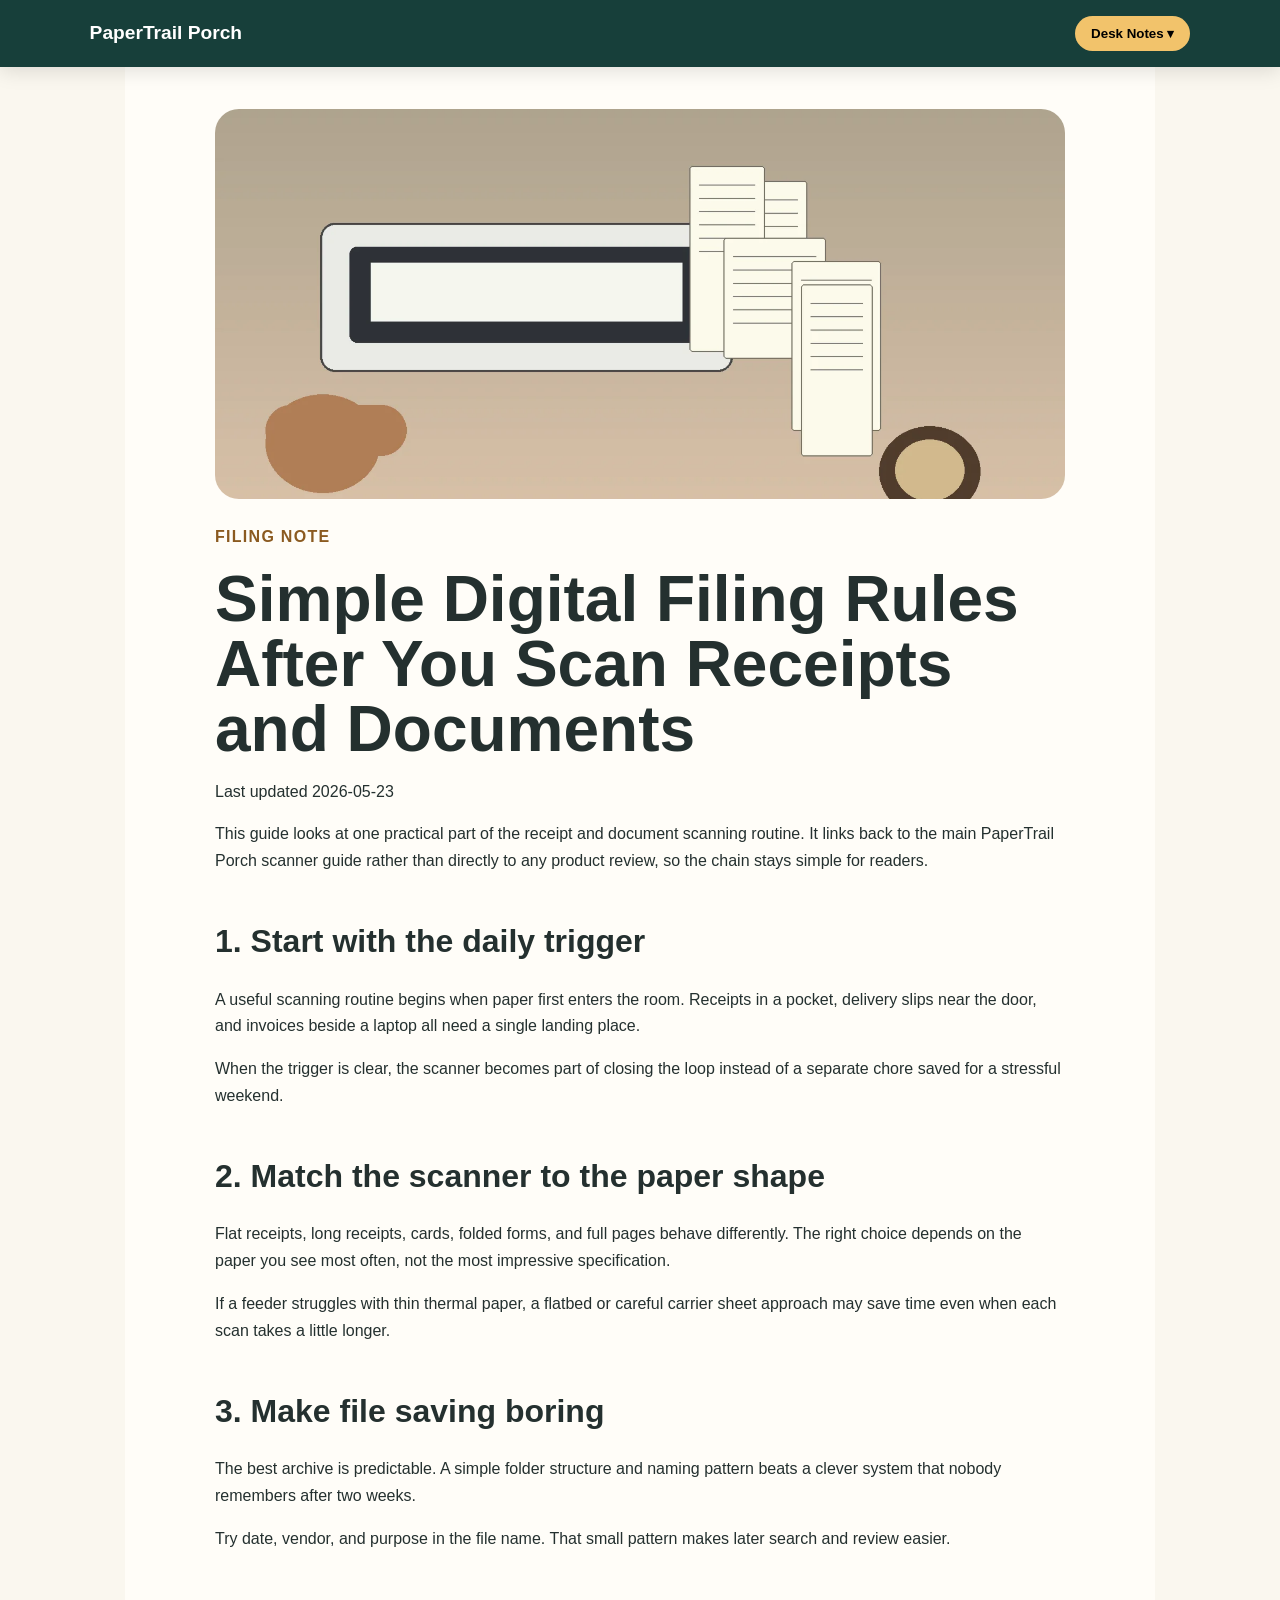
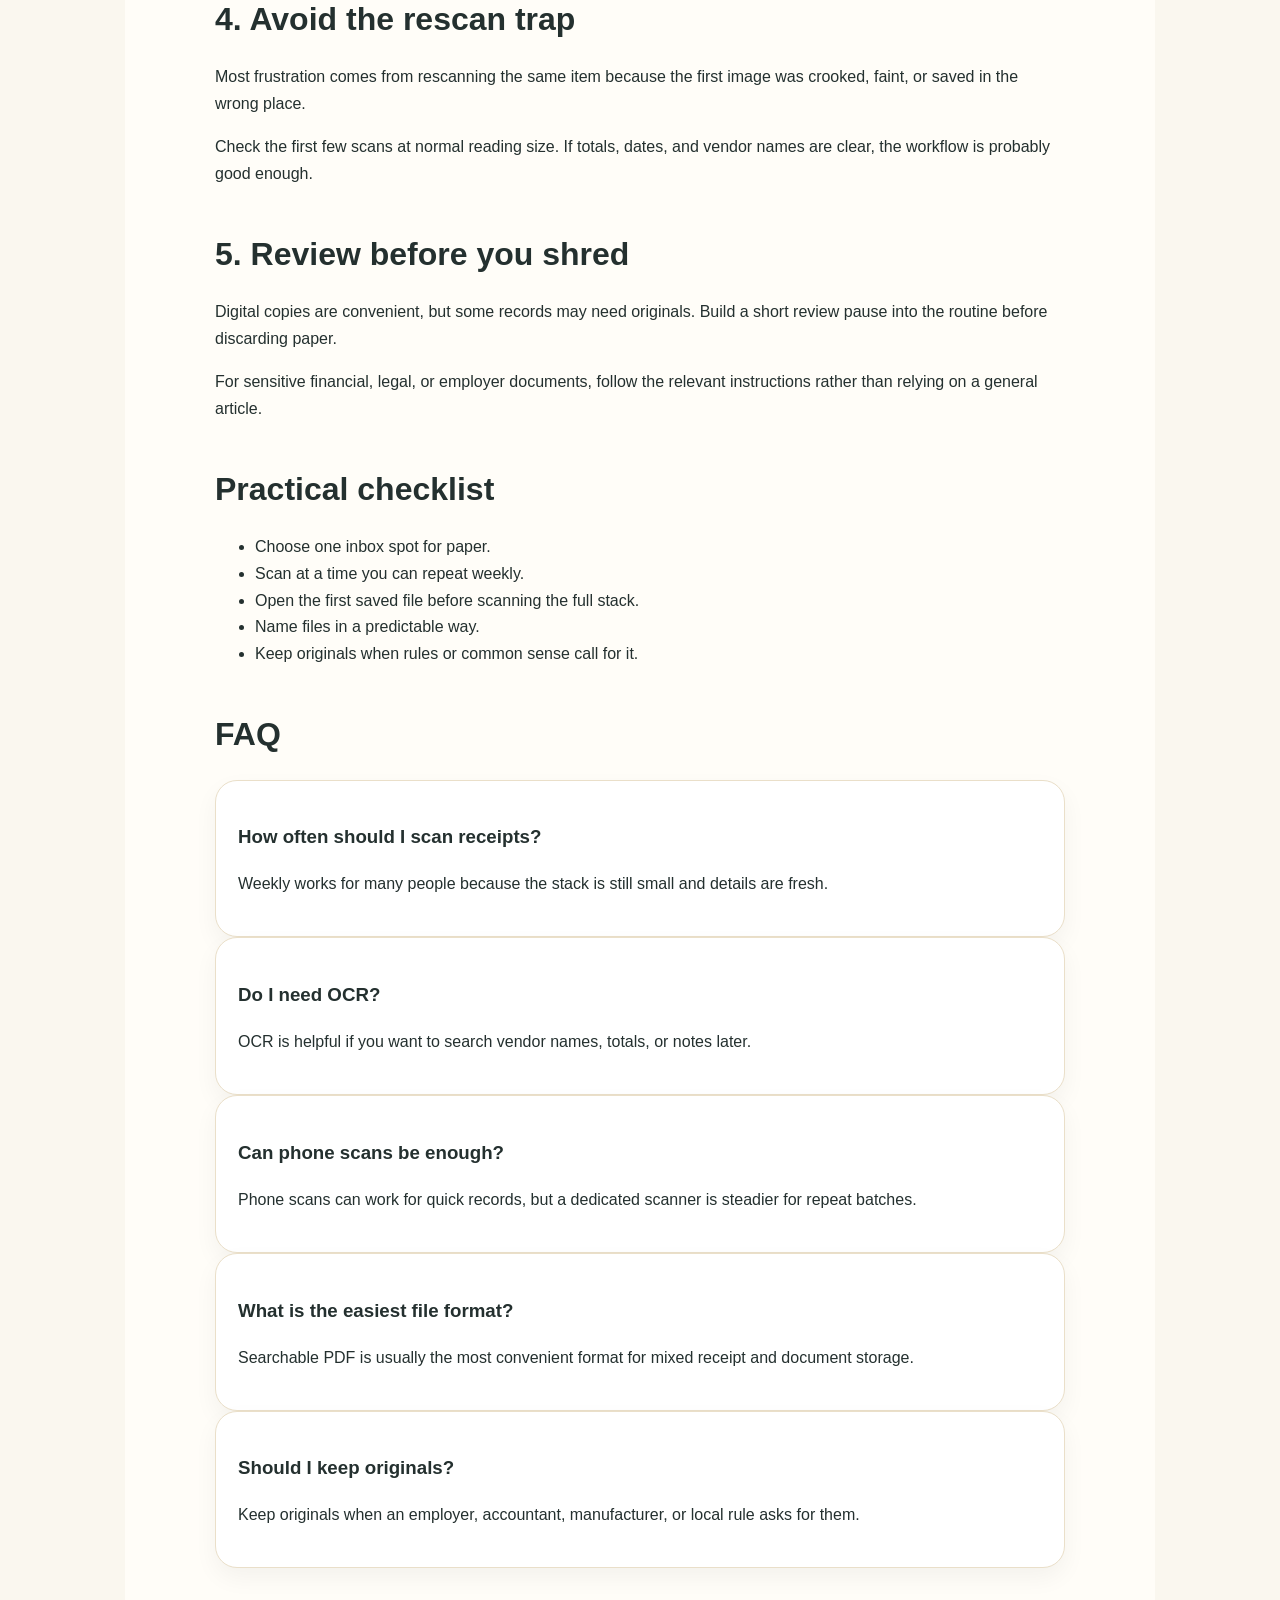
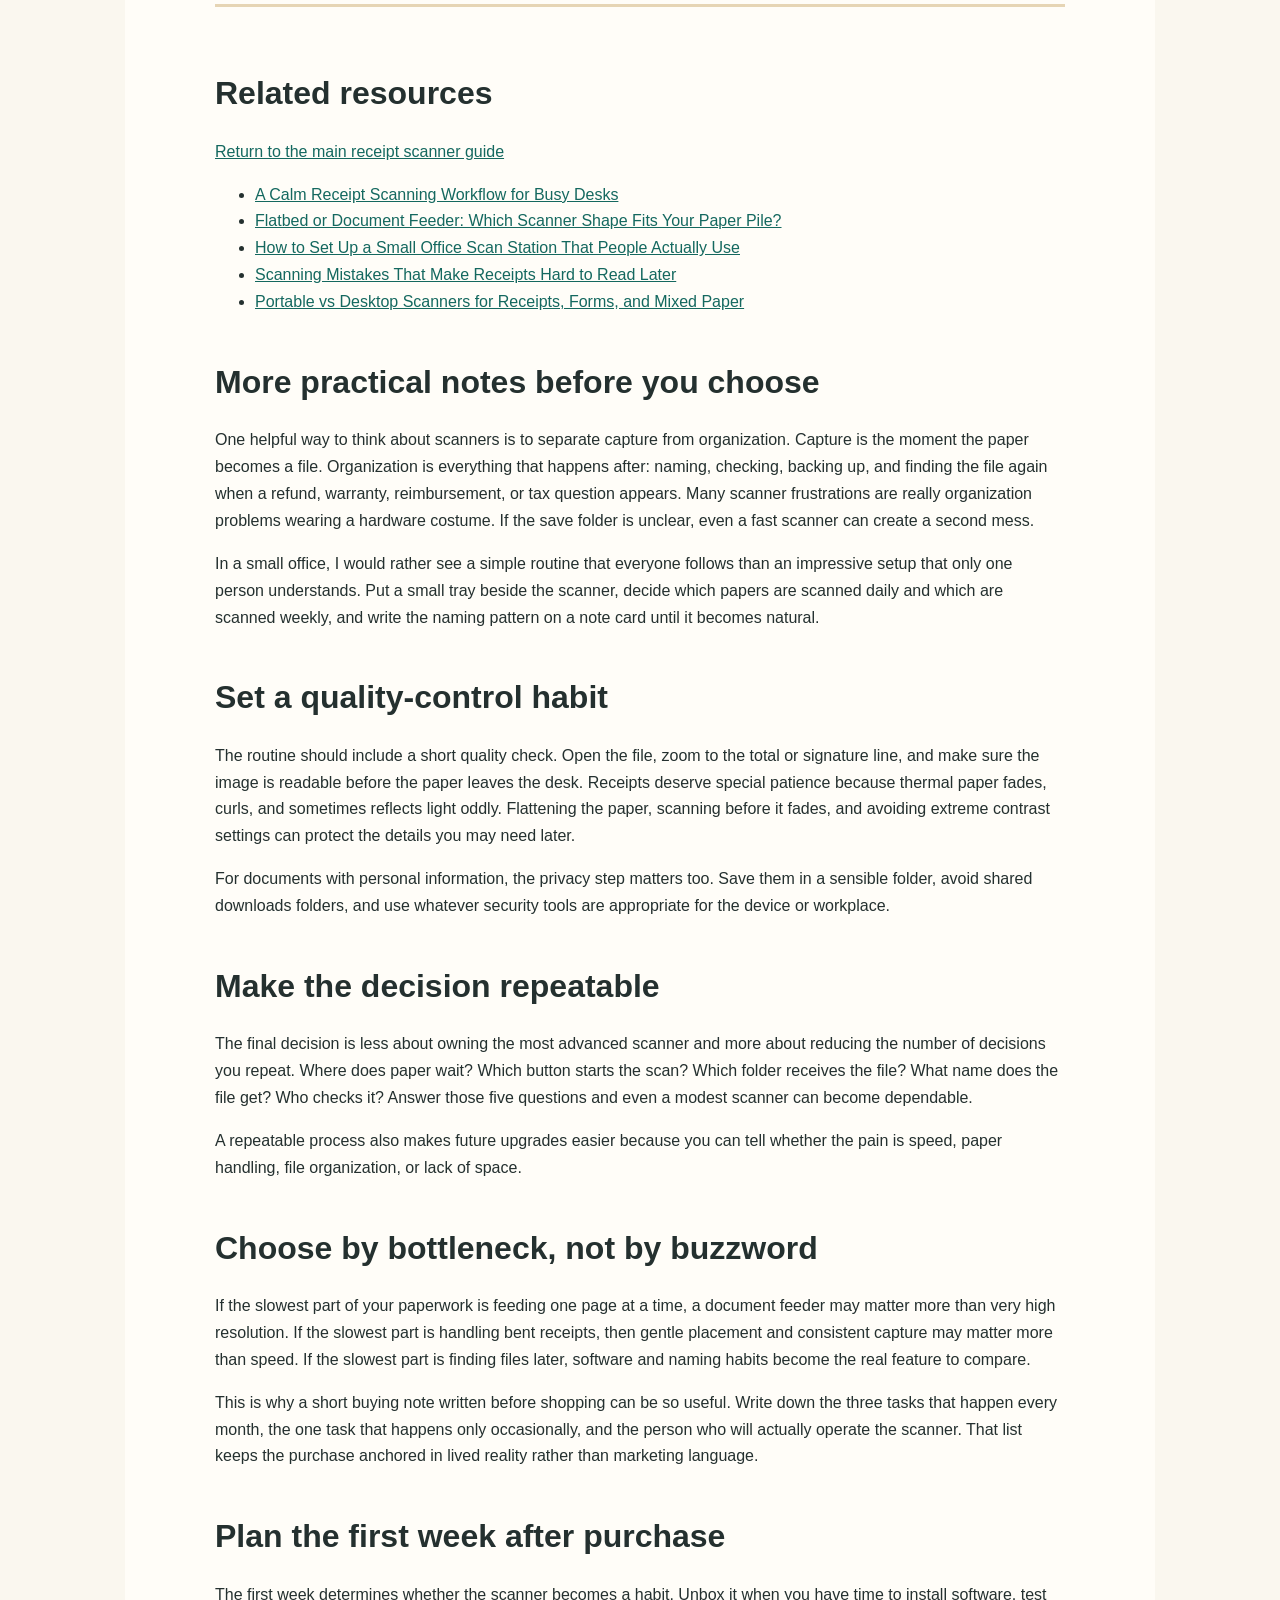
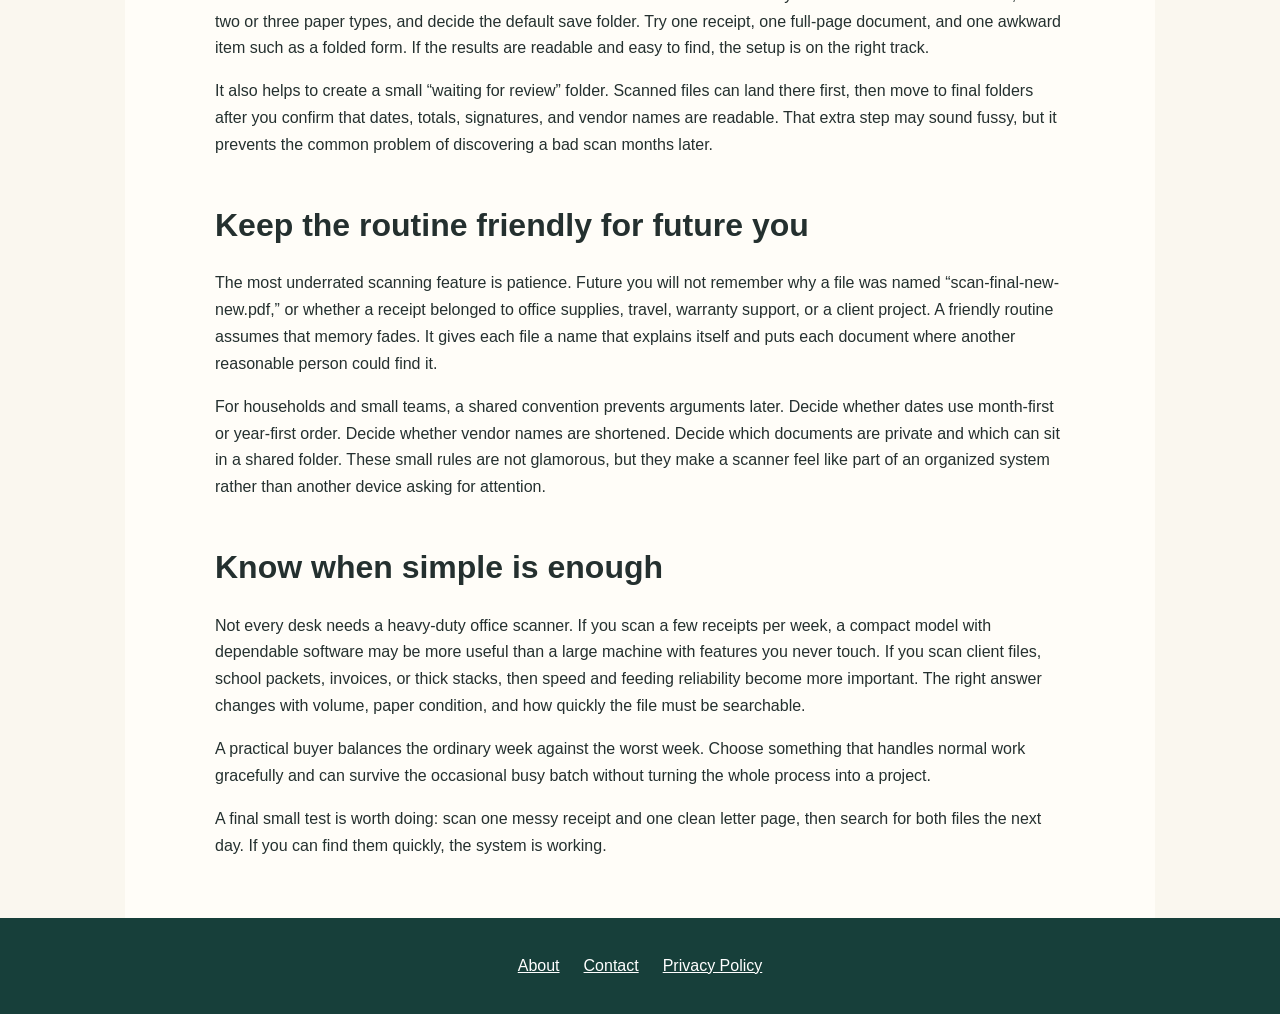
<file: digital-filing-names.html>
<!doctype html><html><head><meta charset="utf-8"><meta name="viewport" content="width=device-width,initial-scale=1"><title>Simple Digital Filing Rules After You Scan Receipts and Documents</title><meta name="description" content="A simple supporting article about receipt and document scanning habits."><link rel="canonical" href="https://ls-receipt-scan.surge.sh/digital-filing-names.html"><meta name="robots" content="index,follow,max-image-preview:large"><meta property="og:title" content="Simple Digital Filing Rules After You Scan Receipts and Documents"><meta property="og:description" content="A simple supporting article about receipt and document scanning habits."><meta property="og:image" content="https://ls-receipt-scan.surge.sh/assets/digital-filing-names.webp"><meta name="twitter:card" content="summary_large_image"><link rel="stylesheet" href="assets/style.css"></head><script type="application/ld+json">[{"@context": "https://schema.org", "@type": "Organization", "name": "PaperTrail Porch", "url": "https://ls-receipt-scan.surge.sh/"}, {"@context": "https://schema.org", "@type": "Article", "headline": "Simple Digital Filing Rules After You Scan Receipts and Documents", "dateModified": "2026-05-23", "image": "https://ls-receipt-scan.surge.sh/assets/digital-filing-names.webp", "author": {"@type": "Organization", "name": "PaperTrail Porch"}}, {"@context": "https://schema.org", "@type": "FAQPage", "mainEntity": [{"@type": "Question", "name": "How often should I scan receipts?", "acceptedAnswer": {"@type": "Answer", "text": "Weekly works for many people because the stack is still small and details are fresh."}}, {"@type": "Question", "name": "Do I need OCR?", "acceptedAnswer": {"@type": "Answer", "text": "OCR is helpful if you want to search vendor names, totals, or notes later."}}, {"@type": "Question", "name": "Can phone scans be enough?", "acceptedAnswer": {"@type": "Answer", "text": "Phone scans can work for quick records, but a dedicated scanner is steadier for repeat batches."}}, {"@type": "Question", "name": "What is the easiest file format?", "acceptedAnswer": {"@type": "Answer", "text": "Searchable PDF is usually the most convenient format for mixed receipt and document storage."}}, {"@type": "Question", "name": "Should I keep originals?", "acceptedAnswer": {"@type": "Answer", "text": "Keep originals when an employer, accountant, manufacturer, or local rule asks for them."}}]}, {"@context": "https://schema.org", "@type": "BreadcrumbList", "itemListElement": [{"@type": "ListItem", "position": 1, "name": "Home", "item": "https://ls-receipt-scan.surge.sh/"}, {"@type": "ListItem", "position": 2, "name": "Simple Digital Filing Rules After You Scan Receipts and Documents", "item": "https://ls-receipt-scan.surge.sh/digital-filing-names.html"}]}]</script><body><nav><a class="logo" href="index.html">PaperTrail Porch</a><div class="drop"><button>Desk Notes ▾</button><div class="menu"><a href="receipt-scanner-workflow.html">A Calm Receipt Scanning Workflow for Busy Desks</a><a href="document-feeder-vs-flatbed.html">Flatbed or Document Feeder: Which Scanner Shape Fits Your Paper Pile?</a><a href="small-office-scan-station.html">How to Set Up a Small Office Scan Station That People Actually Use</a><a href="scan-quality-mistakes.html">Scanning Mistakes That Make Receipts Hard to Read Later</a><a href="digital-filing-names.html">Simple Digital Filing Rules After You Scan Receipts and Documents</a><a href="portable-vs-desktop-scanners.html">Portable vs Desktop Scanners for Receipts, Forms, and Mixed Paper</a></div></div></nav><main class="article"><img src="assets/digital-filing-names.webp" alt="Realistic desk paperwork scene for Simple Digital Filing Rules After You Scan Receipts and Documents"><p class="kicker">filing note</p><h1>Simple Digital Filing Rules After You Scan Receipts and Documents</h1><p>Last updated 2026-05-23</p><p>This guide looks at one practical part of the receipt and document scanning routine. It links back to the main PaperTrail Porch scanner guide rather than directly to any product review, so the chain stays simple for readers.</p><h2>1. Start with the daily trigger</h2><p>A useful scanning routine begins when paper first enters the room. Receipts in a pocket, delivery slips near the door, and invoices beside a laptop all need a single landing place.</p><p>When the trigger is clear, the scanner becomes part of closing the loop instead of a separate chore saved for a stressful weekend.</p><h2>2. Match the scanner to the paper shape</h2><p>Flat receipts, long receipts, cards, folded forms, and full pages behave differently. The right choice depends on the paper you see most often, not the most impressive specification.</p><p>If a feeder struggles with thin thermal paper, a flatbed or careful carrier sheet approach may save time even when each scan takes a little longer.</p><h2>3. Make file saving boring</h2><p>The best archive is predictable. A simple folder structure and naming pattern beats a clever system that nobody remembers after two weeks.</p><p>Try date, vendor, and purpose in the file name. That small pattern makes later search and review easier.</p><h2>4. Avoid the rescan trap</h2><p>Most frustration comes from rescanning the same item because the first image was crooked, faint, or saved in the wrong place.</p><p>Check the first few scans at normal reading size. If totals, dates, and vendor names are clear, the workflow is probably good enough.</p><h2>5. Review before you shred</h2><p>Digital copies are convenient, but some records may need originals. Build a short review pause into the routine before discarding paper.</p><p>For sensitive financial, legal, or employer documents, follow the relevant instructions rather than relying on a general article.</p><h2>Practical checklist</h2><ul><li>Choose one inbox spot for paper.</li><li>Scan at a time you can repeat weekly.</li><li>Open the first saved file before scanning the full stack.</li><li>Name files in a predictable way.</li><li>Keep originals when rules or common sense call for it.</li></ul><h2>FAQ</h2><div class="faq"><h3>How often should I scan receipts?</h3><p>Weekly works for many people because the stack is still small and details are fresh.</p></div><div class="faq"><h3>Do I need OCR?</h3><p>OCR is helpful if you want to search vendor names, totals, or notes later.</p></div><div class="faq"><h3>Can phone scans be enough?</h3><p>Phone scans can work for quick records, but a dedicated scanner is steadier for repeat batches.</p></div><div class="faq"><h3>What is the easiest file format?</h3><p>Searchable PDF is usually the most convenient format for mixed receipt and document storage.</p></div><div class="faq"><h3>Should I keep originals?</h3><p>Keep originals when an employer, accountant, manufacturer, or local rule asks for them.</p></div><section class="related"><h2>Related resources</h2><p><a href="index.html">Return to the main receipt scanner guide</a></p><ul><li><a href="receipt-scanner-workflow.html">A Calm Receipt Scanning Workflow for Busy Desks</a></li><li><a href="document-feeder-vs-flatbed.html">Flatbed or Document Feeder: Which Scanner Shape Fits Your Paper Pile?</a></li><li><a href="small-office-scan-station.html">How to Set Up a Small Office Scan Station That People Actually Use</a></li><li><a href="scan-quality-mistakes.html">Scanning Mistakes That Make Receipts Hard to Read Later</a></li><li><a href="portable-vs-desktop-scanners.html">Portable vs Desktop Scanners for Receipts, Forms, and Mixed Paper</a></li></ul></section><section><h2>More practical notes before you choose</h2><p>One helpful way to think about scanners is to separate capture from organization. Capture is the moment the paper becomes a file. Organization is everything that happens after: naming, checking, backing up, and finding the file again when a refund, warranty, reimbursement, or tax question appears. Many scanner frustrations are really organization problems wearing a hardware costume. If the save folder is unclear, even a fast scanner can create a second mess.</p><p>In a small office, I would rather see a simple routine that everyone follows than an impressive setup that only one person understands. Put a small tray beside the scanner, decide which papers are scanned daily and which are scanned weekly, and write the naming pattern on a note card until it becomes natural.</p></section><section><h2>Set a quality-control habit</h2><p>The routine should include a short quality check. Open the file, zoom to the total or signature line, and make sure the image is readable before the paper leaves the desk. Receipts deserve special patience because thermal paper fades, curls, and sometimes reflects light oddly. Flattening the paper, scanning before it fades, and avoiding extreme contrast settings can protect the details you may need later.</p><p>For documents with personal information, the privacy step matters too. Save them in a sensible folder, avoid shared downloads folders, and use whatever security tools are appropriate for the device or workplace.</p></section><section><h2>Make the decision repeatable</h2><p>The final decision is less about owning the most advanced scanner and more about reducing the number of decisions you repeat. Where does paper wait? Which button starts the scan? Which folder receives the file? What name does the file get? Who checks it? Answer those five questions and even a modest scanner can become dependable.</p><p>A repeatable process also makes future upgrades easier because you can tell whether the pain is speed, paper handling, file organization, or lack of space.</p></section><section><h2>Choose by bottleneck, not by buzzword</h2><p>If the slowest part of your paperwork is feeding one page at a time, a document feeder may matter more than very high resolution. If the slowest part is handling bent receipts, then gentle placement and consistent capture may matter more than speed. If the slowest part is finding files later, software and naming habits become the real feature to compare.</p><p>This is why a short buying note written before shopping can be so useful. Write down the three tasks that happen every month, the one task that happens only occasionally, and the person who will actually operate the scanner. That list keeps the purchase anchored in lived reality rather than marketing language.</p></section><section><h2>Plan the first week after purchase</h2><p>The first week determines whether the scanner becomes a habit. Unbox it when you have time to install software, test two or three paper types, and decide the default save folder. Try one receipt, one full-page document, and one awkward item such as a folded form. If the results are readable and easy to find, the setup is on the right track.</p><p>It also helps to create a small “waiting for review” folder. Scanned files can land there first, then move to final folders after you confirm that dates, totals, signatures, and vendor names are readable. That extra step may sound fussy, but it prevents the common problem of discovering a bad scan months later.</p></section><section><h2>Keep the routine friendly for future you</h2><p>The most underrated scanning feature is patience. Future you will not remember why a file was named “scan-final-new-new.pdf,” or whether a receipt belonged to office supplies, travel, warranty support, or a client project. A friendly routine assumes that memory fades. It gives each file a name that explains itself and puts each document where another reasonable person could find it.</p><p>For households and small teams, a shared convention prevents arguments later. Decide whether dates use month-first or year-first order. Decide whether vendor names are shortened. Decide which documents are private and which can sit in a shared folder. These small rules are not glamorous, but they make a scanner feel like part of an organized system rather than another device asking for attention.</p></section><section><h2>Know when simple is enough</h2><p>Not every desk needs a heavy-duty office scanner. If you scan a few receipts per week, a compact model with dependable software may be more useful than a large machine with features you never touch. If you scan client files, school packets, invoices, or thick stacks, then speed and feeding reliability become more important. The right answer changes with volume, paper condition, and how quickly the file must be searchable.</p><p>A practical buyer balances the ordinary week against the worst week. Choose something that handles normal work gracefully and can survive the occasional busy batch without turning the whole process into a project.</p></section><p>A final small test is worth doing: scan one messy receipt and one clean letter page, then search for both files the next day. If you can find them quickly, the system is working.</p></main><footer><a href="about.html">About</a><a href="contact.html">Contact</a><a href="privacy-policy.html">Privacy Policy</a></footer></body></html>
</file>
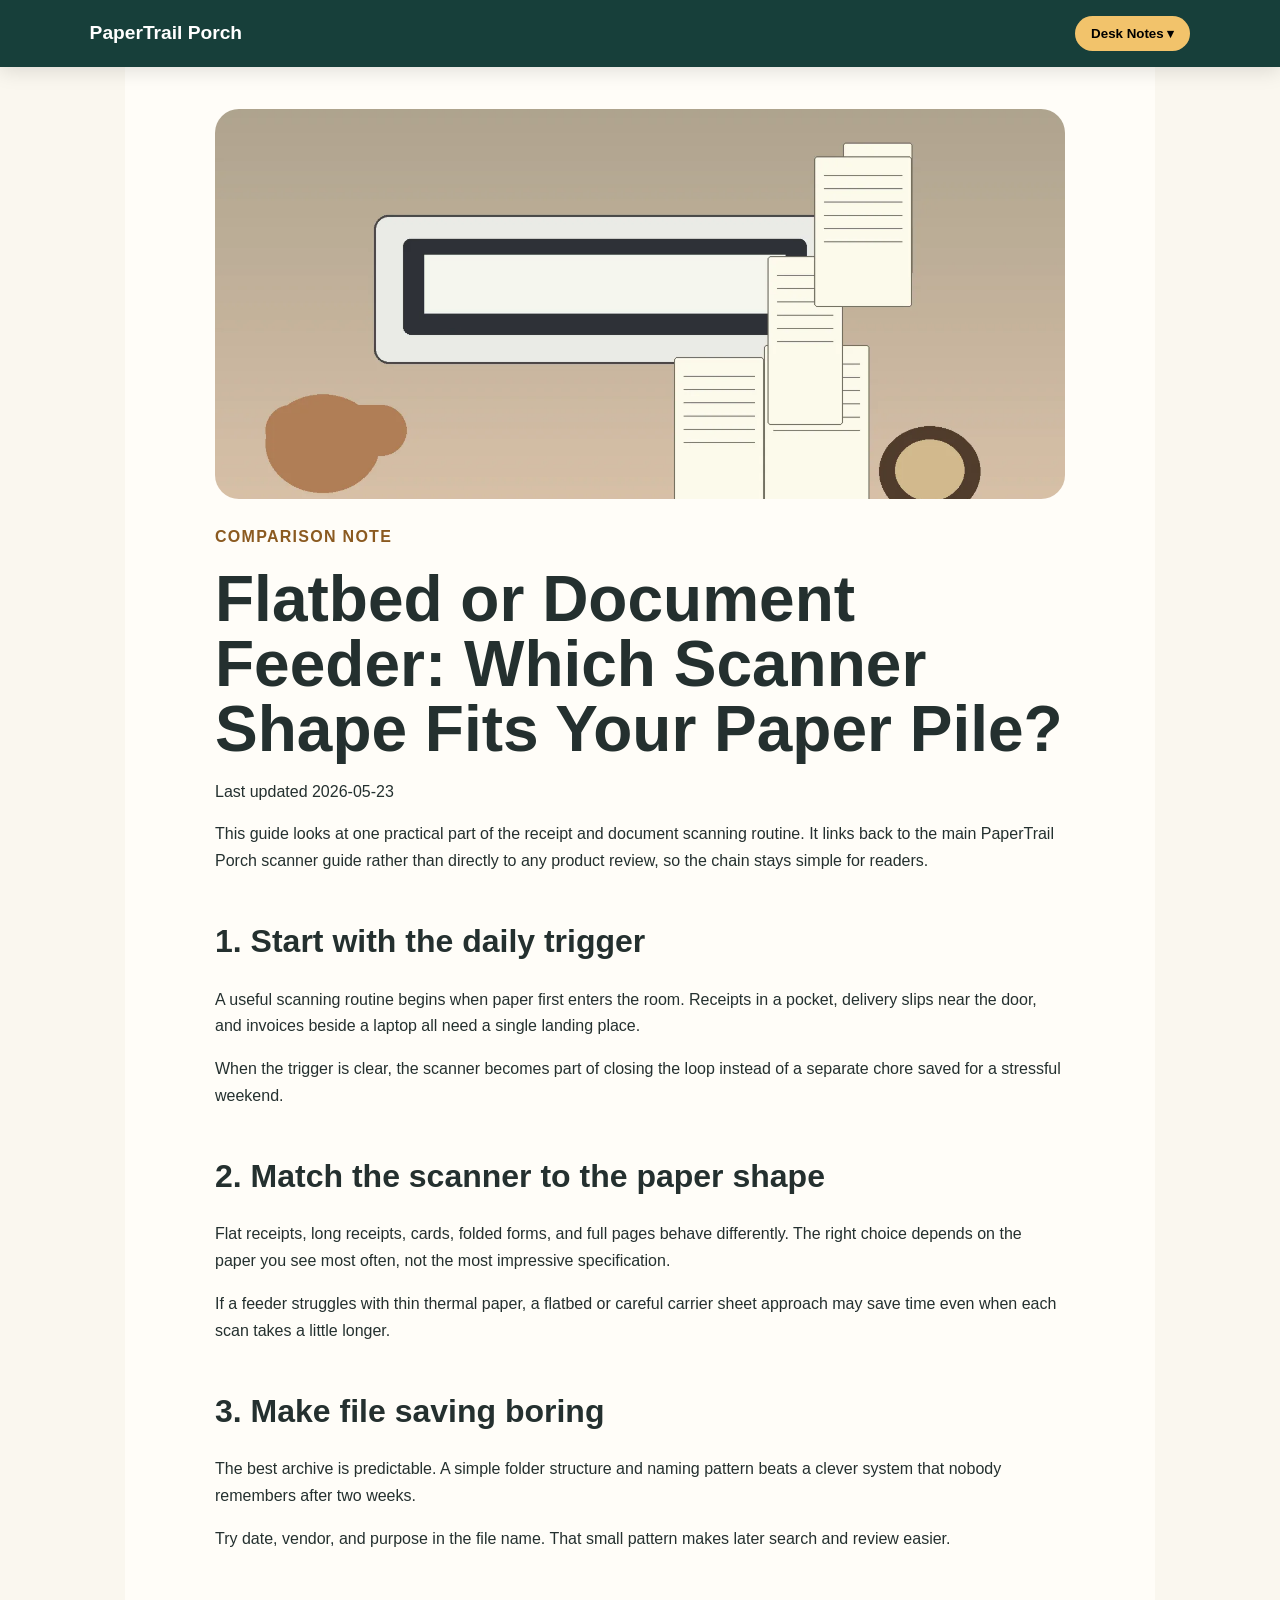
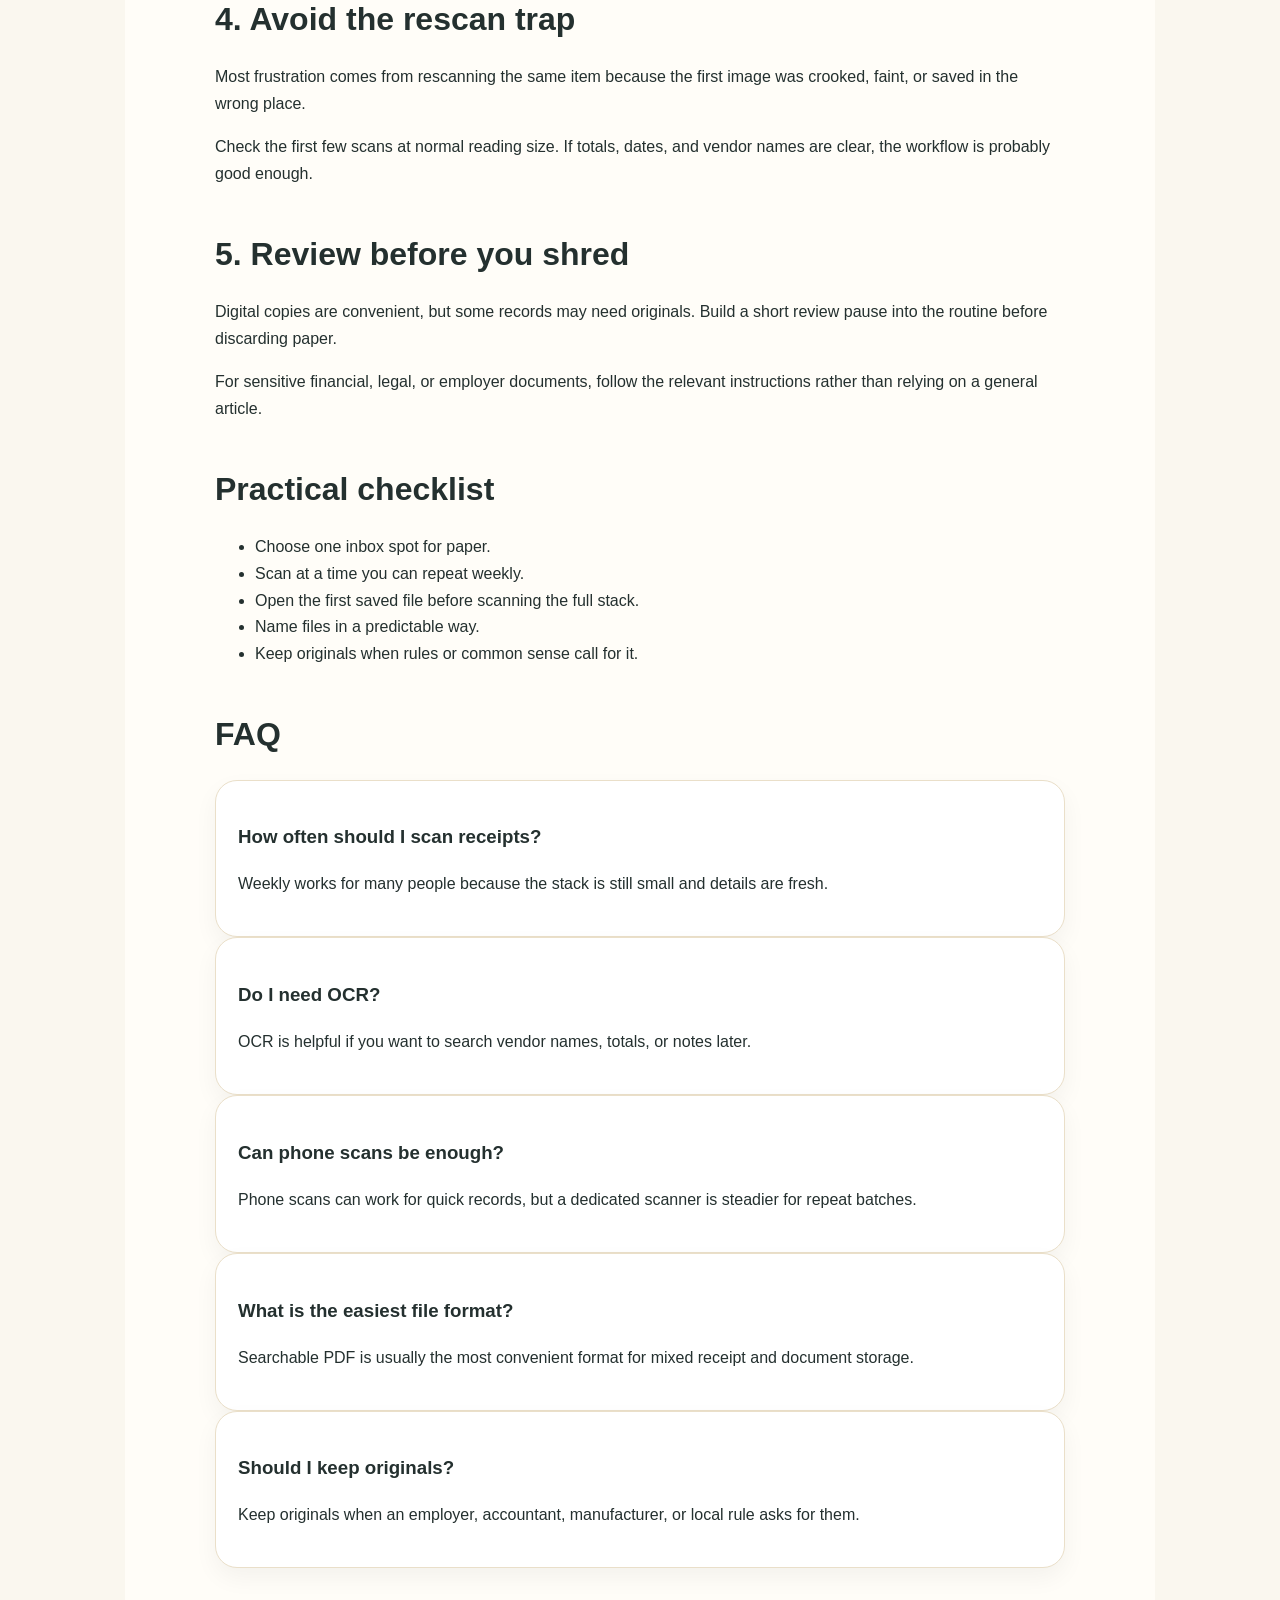
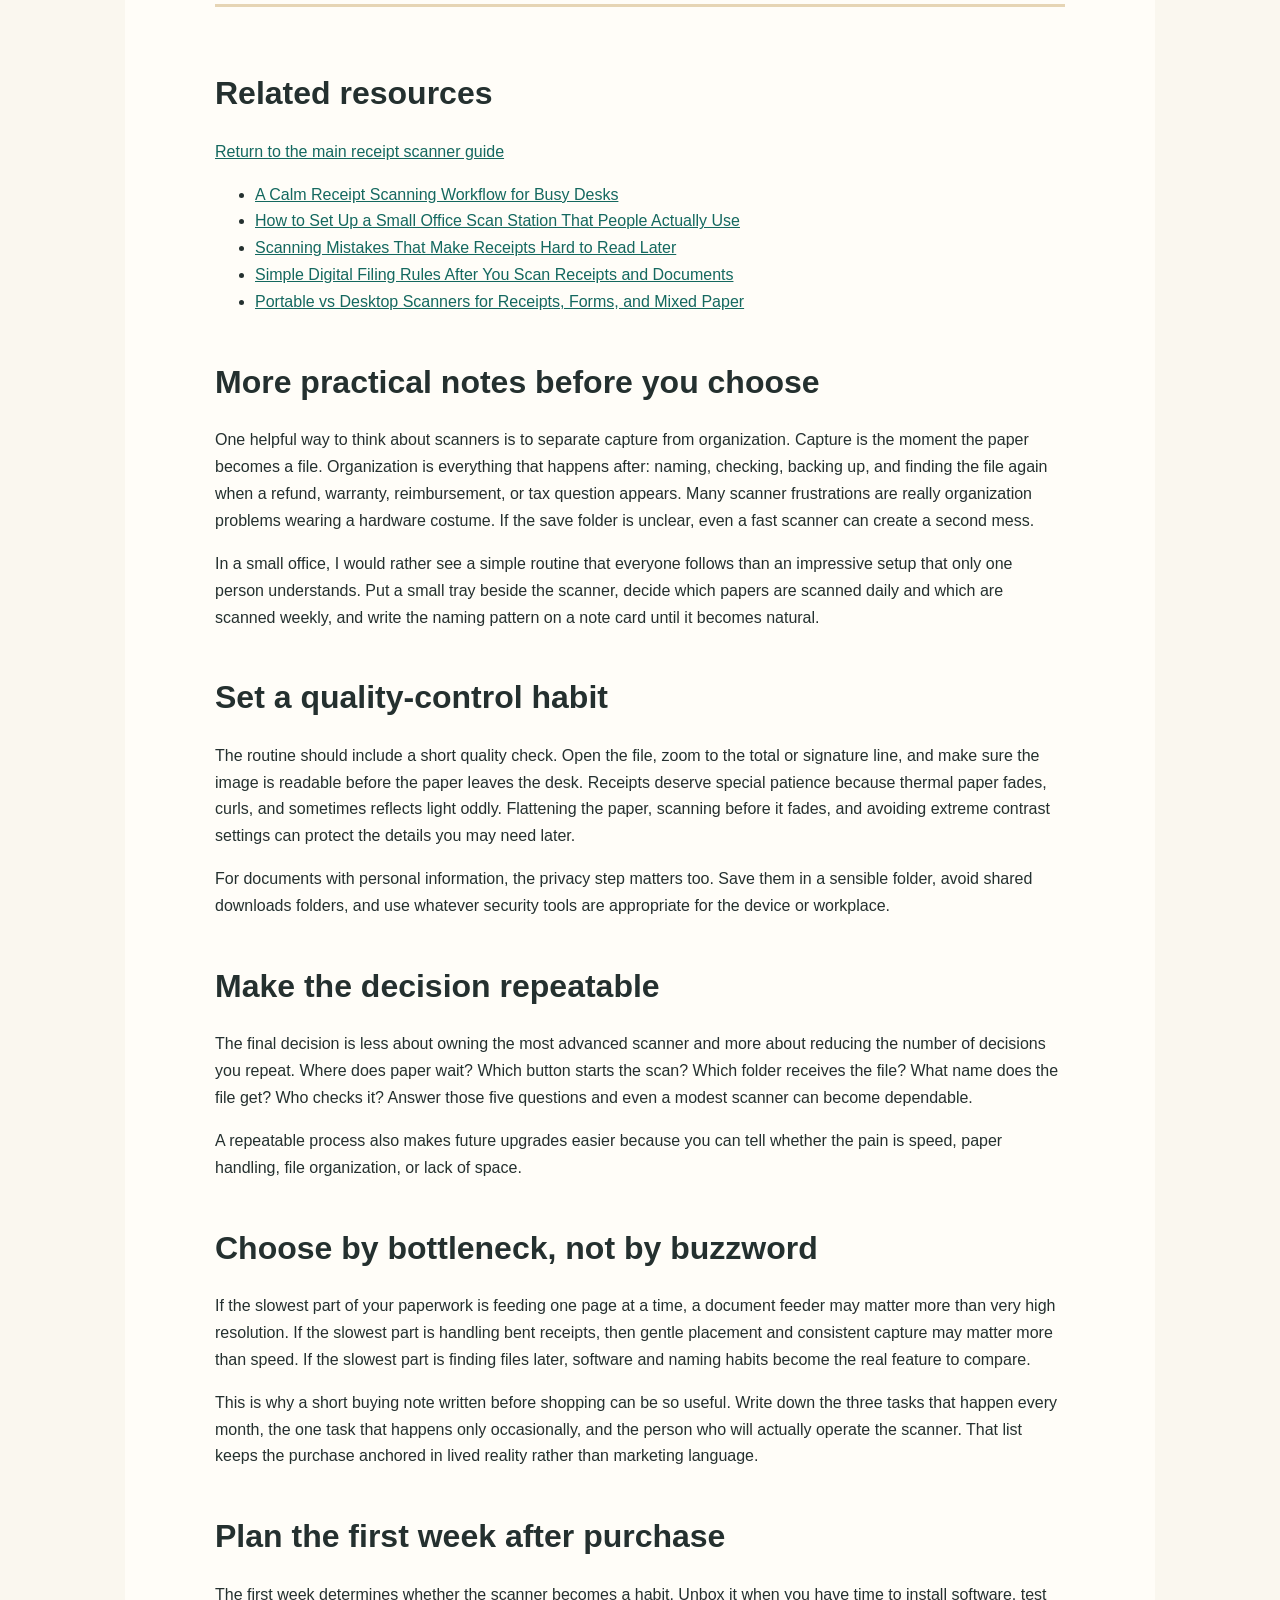
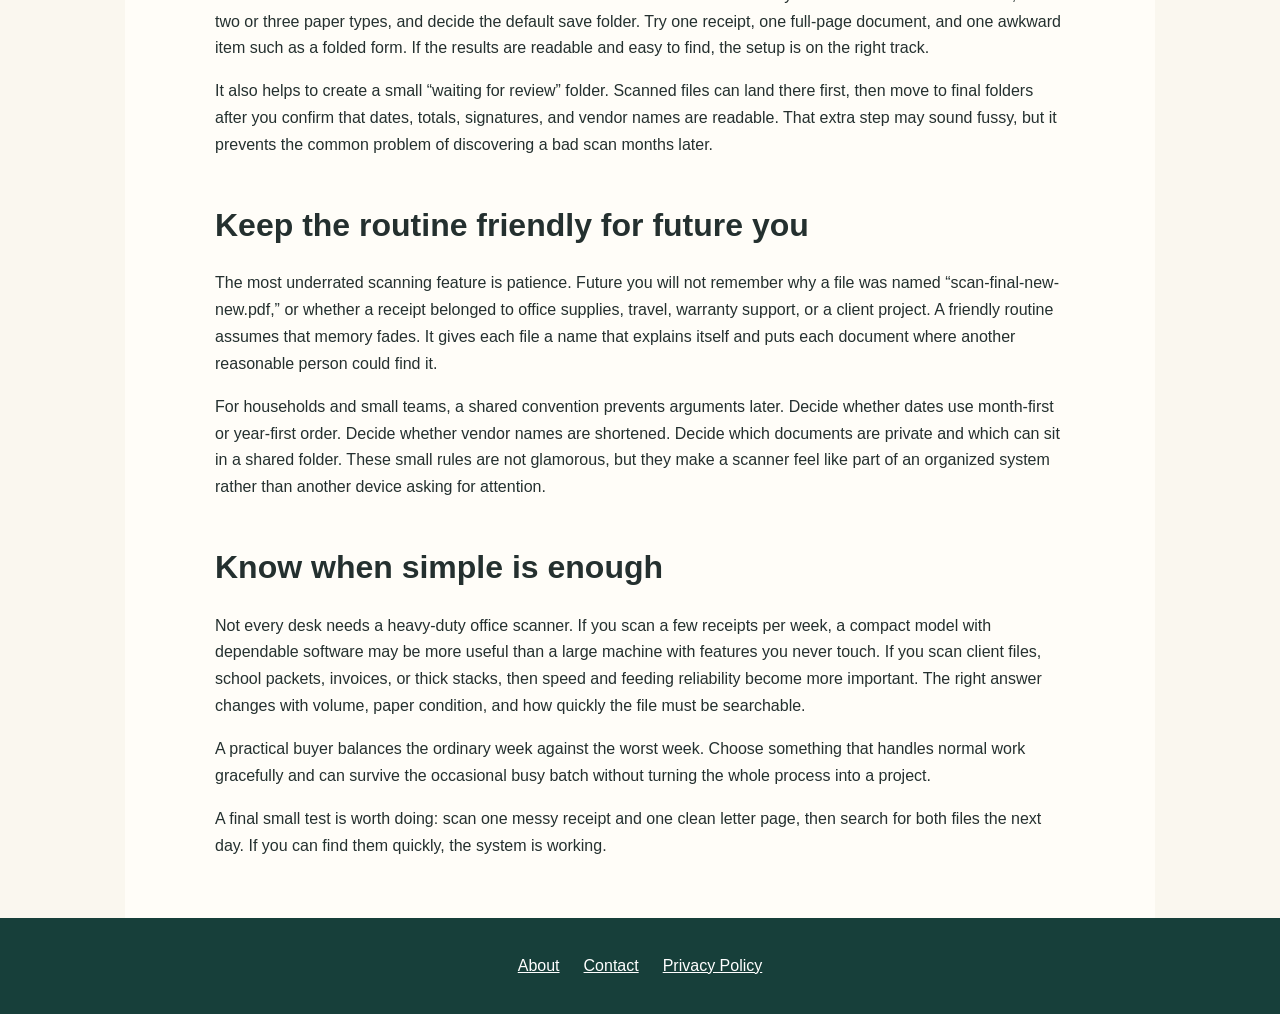
<file: document-feeder-vs-flatbed.html>
<!doctype html><html><head><meta charset="utf-8"><meta name="viewport" content="width=device-width,initial-scale=1"><title>Flatbed or Document Feeder: Which Scanner Shape Fits Your Paper Pile?</title><meta name="description" content="A simple supporting article about receipt and document scanning habits."><link rel="canonical" href="https://ls-receipt-scan.surge.sh/document-feeder-vs-flatbed.html"><meta name="robots" content="index,follow,max-image-preview:large"><meta property="og:title" content="Flatbed or Document Feeder: Which Scanner Shape Fits Your Paper Pile?"><meta property="og:description" content="A simple supporting article about receipt and document scanning habits."><meta property="og:image" content="https://ls-receipt-scan.surge.sh/assets/document-feeder-vs-flatbed.webp"><meta name="twitter:card" content="summary_large_image"><link rel="stylesheet" href="assets/style.css"></head><script type="application/ld+json">[{"@context": "https://schema.org", "@type": "Organization", "name": "PaperTrail Porch", "url": "https://ls-receipt-scan.surge.sh/"}, {"@context": "https://schema.org", "@type": "Article", "headline": "Flatbed or Document Feeder: Which Scanner Shape Fits Your Paper Pile?", "dateModified": "2026-05-23", "image": "https://ls-receipt-scan.surge.sh/assets/document-feeder-vs-flatbed.webp", "author": {"@type": "Organization", "name": "PaperTrail Porch"}}, {"@context": "https://schema.org", "@type": "FAQPage", "mainEntity": [{"@type": "Question", "name": "How often should I scan receipts?", "acceptedAnswer": {"@type": "Answer", "text": "Weekly works for many people because the stack is still small and details are fresh."}}, {"@type": "Question", "name": "Do I need OCR?", "acceptedAnswer": {"@type": "Answer", "text": "OCR is helpful if you want to search vendor names, totals, or notes later."}}, {"@type": "Question", "name": "Can phone scans be enough?", "acceptedAnswer": {"@type": "Answer", "text": "Phone scans can work for quick records, but a dedicated scanner is steadier for repeat batches."}}, {"@type": "Question", "name": "What is the easiest file format?", "acceptedAnswer": {"@type": "Answer", "text": "Searchable PDF is usually the most convenient format for mixed receipt and document storage."}}, {"@type": "Question", "name": "Should I keep originals?", "acceptedAnswer": {"@type": "Answer", "text": "Keep originals when an employer, accountant, manufacturer, or local rule asks for them."}}]}, {"@context": "https://schema.org", "@type": "BreadcrumbList", "itemListElement": [{"@type": "ListItem", "position": 1, "name": "Home", "item": "https://ls-receipt-scan.surge.sh/"}, {"@type": "ListItem", "position": 2, "name": "Flatbed or Document Feeder: Which Scanner Shape Fits Your Paper Pile?", "item": "https://ls-receipt-scan.surge.sh/document-feeder-vs-flatbed.html"}]}]</script><body><nav><a class="logo" href="index.html">PaperTrail Porch</a><div class="drop"><button>Desk Notes ▾</button><div class="menu"><a href="receipt-scanner-workflow.html">A Calm Receipt Scanning Workflow for Busy Desks</a><a href="document-feeder-vs-flatbed.html">Flatbed or Document Feeder: Which Scanner Shape Fits Your Paper Pile?</a><a href="small-office-scan-station.html">How to Set Up a Small Office Scan Station That People Actually Use</a><a href="scan-quality-mistakes.html">Scanning Mistakes That Make Receipts Hard to Read Later</a><a href="digital-filing-names.html">Simple Digital Filing Rules After You Scan Receipts and Documents</a><a href="portable-vs-desktop-scanners.html">Portable vs Desktop Scanners for Receipts, Forms, and Mixed Paper</a></div></div></nav><main class="article"><img src="assets/document-feeder-vs-flatbed.webp" alt="Realistic desk paperwork scene for Flatbed or Document Feeder: Which Scanner Shape Fits Your Paper Pile?"><p class="kicker">comparison note</p><h1>Flatbed or Document Feeder: Which Scanner Shape Fits Your Paper Pile?</h1><p>Last updated 2026-05-23</p><p>This guide looks at one practical part of the receipt and document scanning routine. It links back to the main PaperTrail Porch scanner guide rather than directly to any product review, so the chain stays simple for readers.</p><h2>1. Start with the daily trigger</h2><p>A useful scanning routine begins when paper first enters the room. Receipts in a pocket, delivery slips near the door, and invoices beside a laptop all need a single landing place.</p><p>When the trigger is clear, the scanner becomes part of closing the loop instead of a separate chore saved for a stressful weekend.</p><h2>2. Match the scanner to the paper shape</h2><p>Flat receipts, long receipts, cards, folded forms, and full pages behave differently. The right choice depends on the paper you see most often, not the most impressive specification.</p><p>If a feeder struggles with thin thermal paper, a flatbed or careful carrier sheet approach may save time even when each scan takes a little longer.</p><h2>3. Make file saving boring</h2><p>The best archive is predictable. A simple folder structure and naming pattern beats a clever system that nobody remembers after two weeks.</p><p>Try date, vendor, and purpose in the file name. That small pattern makes later search and review easier.</p><h2>4. Avoid the rescan trap</h2><p>Most frustration comes from rescanning the same item because the first image was crooked, faint, or saved in the wrong place.</p><p>Check the first few scans at normal reading size. If totals, dates, and vendor names are clear, the workflow is probably good enough.</p><h2>5. Review before you shred</h2><p>Digital copies are convenient, but some records may need originals. Build a short review pause into the routine before discarding paper.</p><p>For sensitive financial, legal, or employer documents, follow the relevant instructions rather than relying on a general article.</p><h2>Practical checklist</h2><ul><li>Choose one inbox spot for paper.</li><li>Scan at a time you can repeat weekly.</li><li>Open the first saved file before scanning the full stack.</li><li>Name files in a predictable way.</li><li>Keep originals when rules or common sense call for it.</li></ul><h2>FAQ</h2><div class="faq"><h3>How often should I scan receipts?</h3><p>Weekly works for many people because the stack is still small and details are fresh.</p></div><div class="faq"><h3>Do I need OCR?</h3><p>OCR is helpful if you want to search vendor names, totals, or notes later.</p></div><div class="faq"><h3>Can phone scans be enough?</h3><p>Phone scans can work for quick records, but a dedicated scanner is steadier for repeat batches.</p></div><div class="faq"><h3>What is the easiest file format?</h3><p>Searchable PDF is usually the most convenient format for mixed receipt and document storage.</p></div><div class="faq"><h3>Should I keep originals?</h3><p>Keep originals when an employer, accountant, manufacturer, or local rule asks for them.</p></div><section class="related"><h2>Related resources</h2><p><a href="index.html">Return to the main receipt scanner guide</a></p><ul><li><a href="receipt-scanner-workflow.html">A Calm Receipt Scanning Workflow for Busy Desks</a></li><li><a href="small-office-scan-station.html">How to Set Up a Small Office Scan Station That People Actually Use</a></li><li><a href="scan-quality-mistakes.html">Scanning Mistakes That Make Receipts Hard to Read Later</a></li><li><a href="digital-filing-names.html">Simple Digital Filing Rules After You Scan Receipts and Documents</a></li><li><a href="portable-vs-desktop-scanners.html">Portable vs Desktop Scanners for Receipts, Forms, and Mixed Paper</a></li></ul></section><section><h2>More practical notes before you choose</h2><p>One helpful way to think about scanners is to separate capture from organization. Capture is the moment the paper becomes a file. Organization is everything that happens after: naming, checking, backing up, and finding the file again when a refund, warranty, reimbursement, or tax question appears. Many scanner frustrations are really organization problems wearing a hardware costume. If the save folder is unclear, even a fast scanner can create a second mess.</p><p>In a small office, I would rather see a simple routine that everyone follows than an impressive setup that only one person understands. Put a small tray beside the scanner, decide which papers are scanned daily and which are scanned weekly, and write the naming pattern on a note card until it becomes natural.</p></section><section><h2>Set a quality-control habit</h2><p>The routine should include a short quality check. Open the file, zoom to the total or signature line, and make sure the image is readable before the paper leaves the desk. Receipts deserve special patience because thermal paper fades, curls, and sometimes reflects light oddly. Flattening the paper, scanning before it fades, and avoiding extreme contrast settings can protect the details you may need later.</p><p>For documents with personal information, the privacy step matters too. Save them in a sensible folder, avoid shared downloads folders, and use whatever security tools are appropriate for the device or workplace.</p></section><section><h2>Make the decision repeatable</h2><p>The final decision is less about owning the most advanced scanner and more about reducing the number of decisions you repeat. Where does paper wait? Which button starts the scan? Which folder receives the file? What name does the file get? Who checks it? Answer those five questions and even a modest scanner can become dependable.</p><p>A repeatable process also makes future upgrades easier because you can tell whether the pain is speed, paper handling, file organization, or lack of space.</p></section><section><h2>Choose by bottleneck, not by buzzword</h2><p>If the slowest part of your paperwork is feeding one page at a time, a document feeder may matter more than very high resolution. If the slowest part is handling bent receipts, then gentle placement and consistent capture may matter more than speed. If the slowest part is finding files later, software and naming habits become the real feature to compare.</p><p>This is why a short buying note written before shopping can be so useful. Write down the three tasks that happen every month, the one task that happens only occasionally, and the person who will actually operate the scanner. That list keeps the purchase anchored in lived reality rather than marketing language.</p></section><section><h2>Plan the first week after purchase</h2><p>The first week determines whether the scanner becomes a habit. Unbox it when you have time to install software, test two or three paper types, and decide the default save folder. Try one receipt, one full-page document, and one awkward item such as a folded form. If the results are readable and easy to find, the setup is on the right track.</p><p>It also helps to create a small “waiting for review” folder. Scanned files can land there first, then move to final folders after you confirm that dates, totals, signatures, and vendor names are readable. That extra step may sound fussy, but it prevents the common problem of discovering a bad scan months later.</p></section><section><h2>Keep the routine friendly for future you</h2><p>The most underrated scanning feature is patience. Future you will not remember why a file was named “scan-final-new-new.pdf,” or whether a receipt belonged to office supplies, travel, warranty support, or a client project. A friendly routine assumes that memory fades. It gives each file a name that explains itself and puts each document where another reasonable person could find it.</p><p>For households and small teams, a shared convention prevents arguments later. Decide whether dates use month-first or year-first order. Decide whether vendor names are shortened. Decide which documents are private and which can sit in a shared folder. These small rules are not glamorous, but they make a scanner feel like part of an organized system rather than another device asking for attention.</p></section><section><h2>Know when simple is enough</h2><p>Not every desk needs a heavy-duty office scanner. If you scan a few receipts per week, a compact model with dependable software may be more useful than a large machine with features you never touch. If you scan client files, school packets, invoices, or thick stacks, then speed and feeding reliability become more important. The right answer changes with volume, paper condition, and how quickly the file must be searchable.</p><p>A practical buyer balances the ordinary week against the worst week. Choose something that handles normal work gracefully and can survive the occasional busy batch without turning the whole process into a project.</p></section><p>A final small test is worth doing: scan one messy receipt and one clean letter page, then search for both files the next day. If you can find them quickly, the system is working.</p></main><footer><a href="about.html">About</a><a href="contact.html">Contact</a><a href="privacy-policy.html">Privacy Policy</a></footer></body></html>
</file>
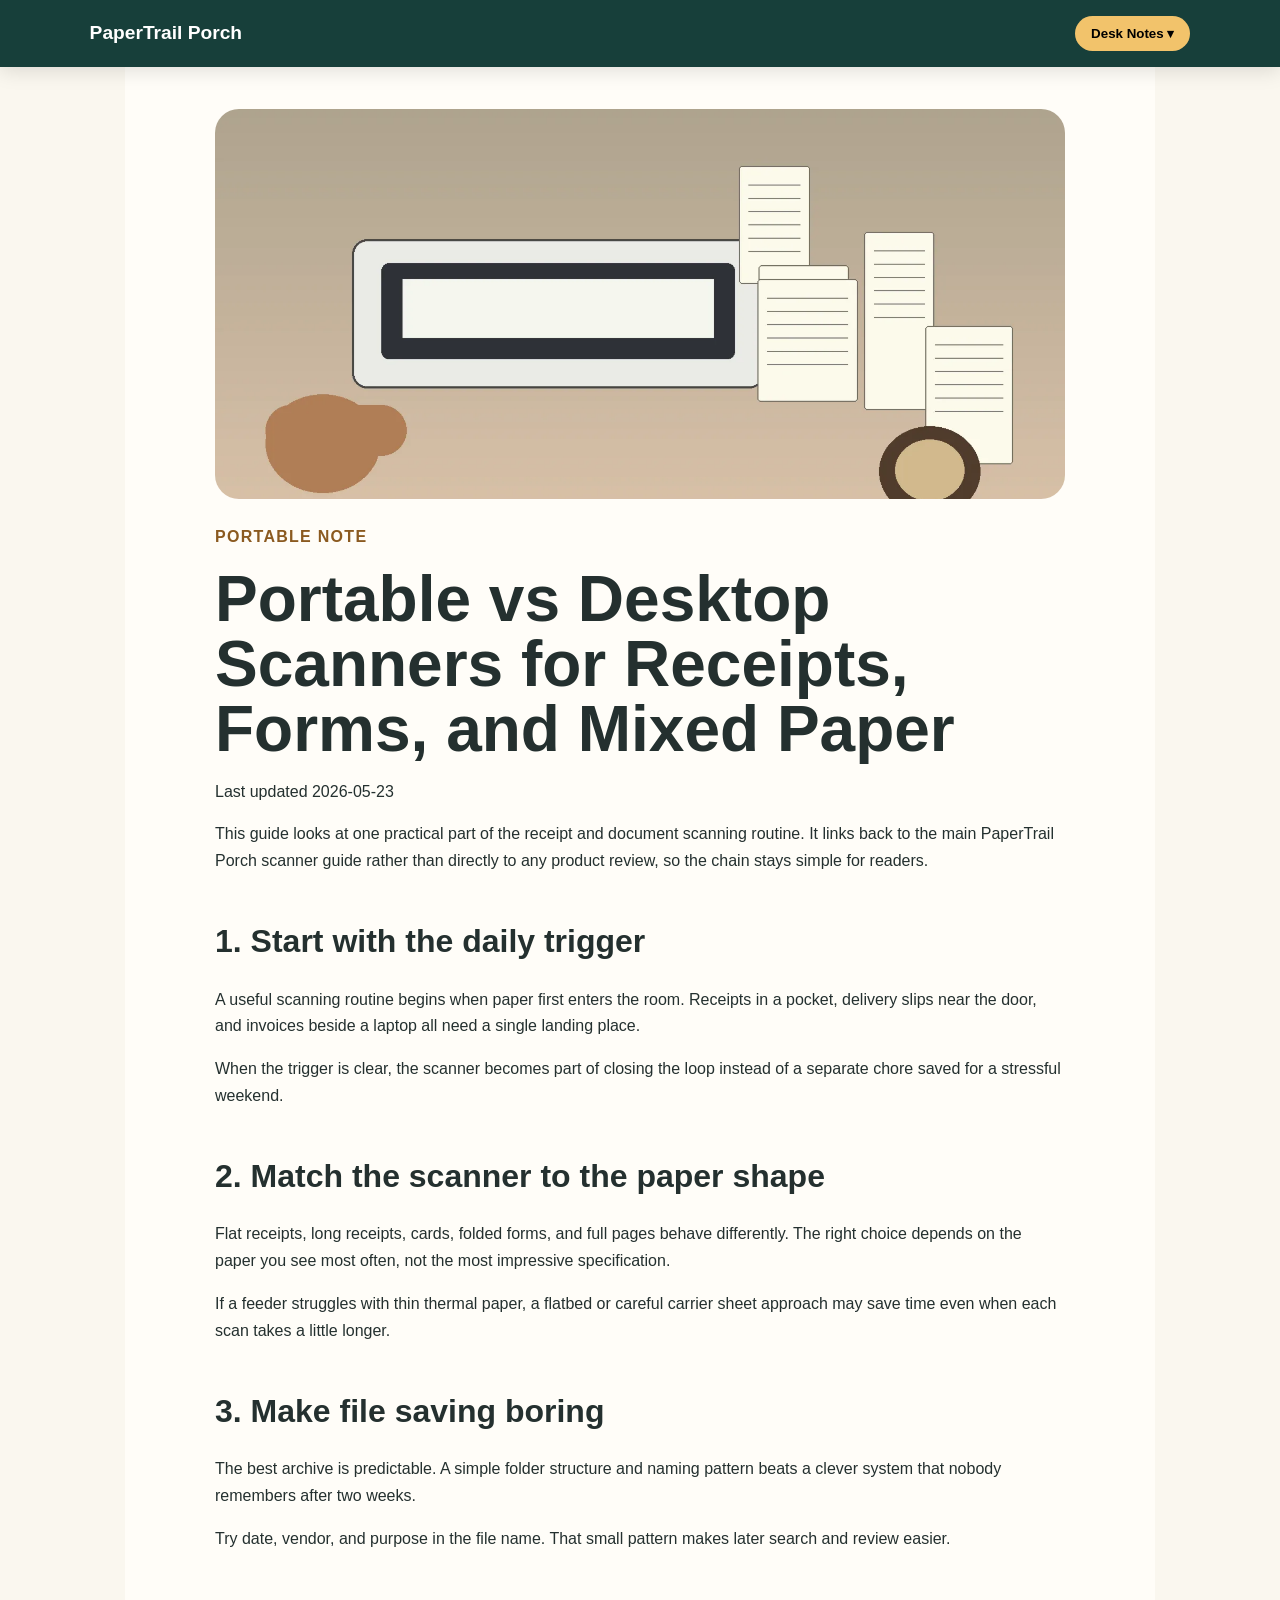
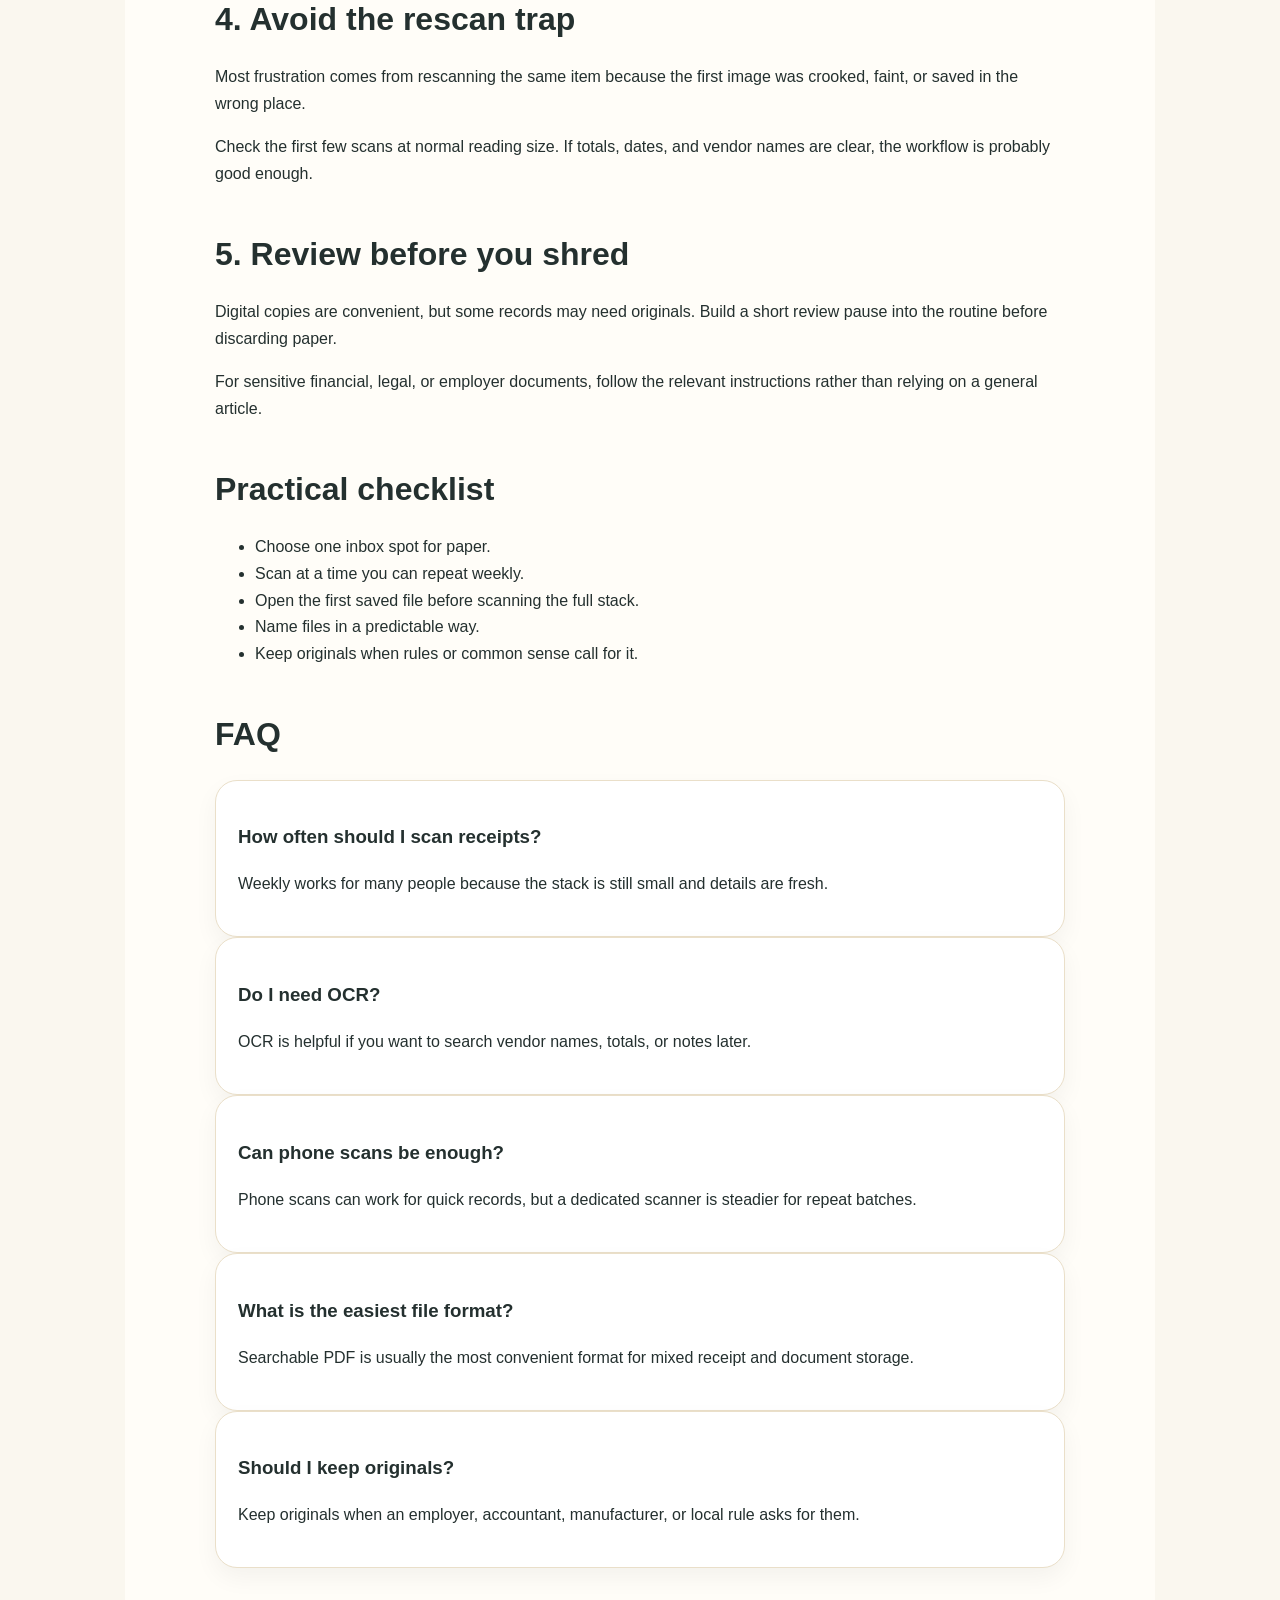
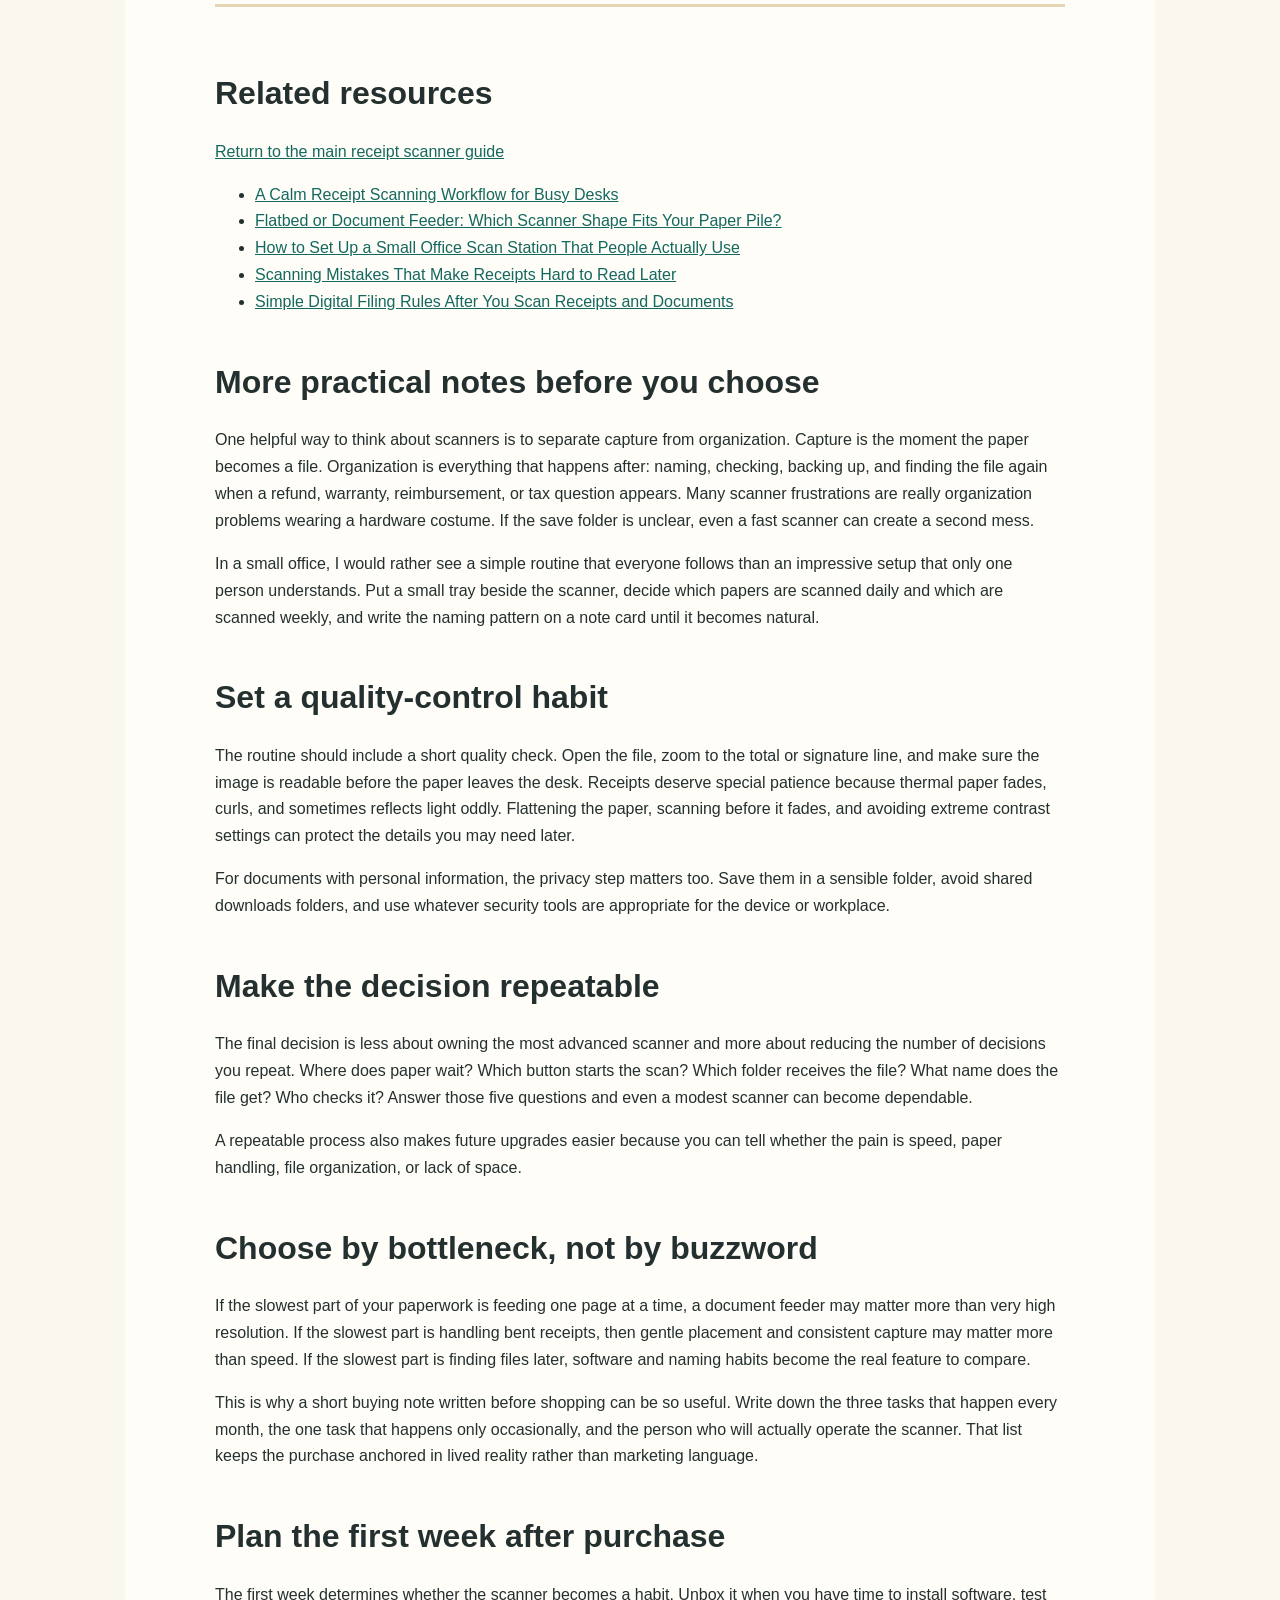
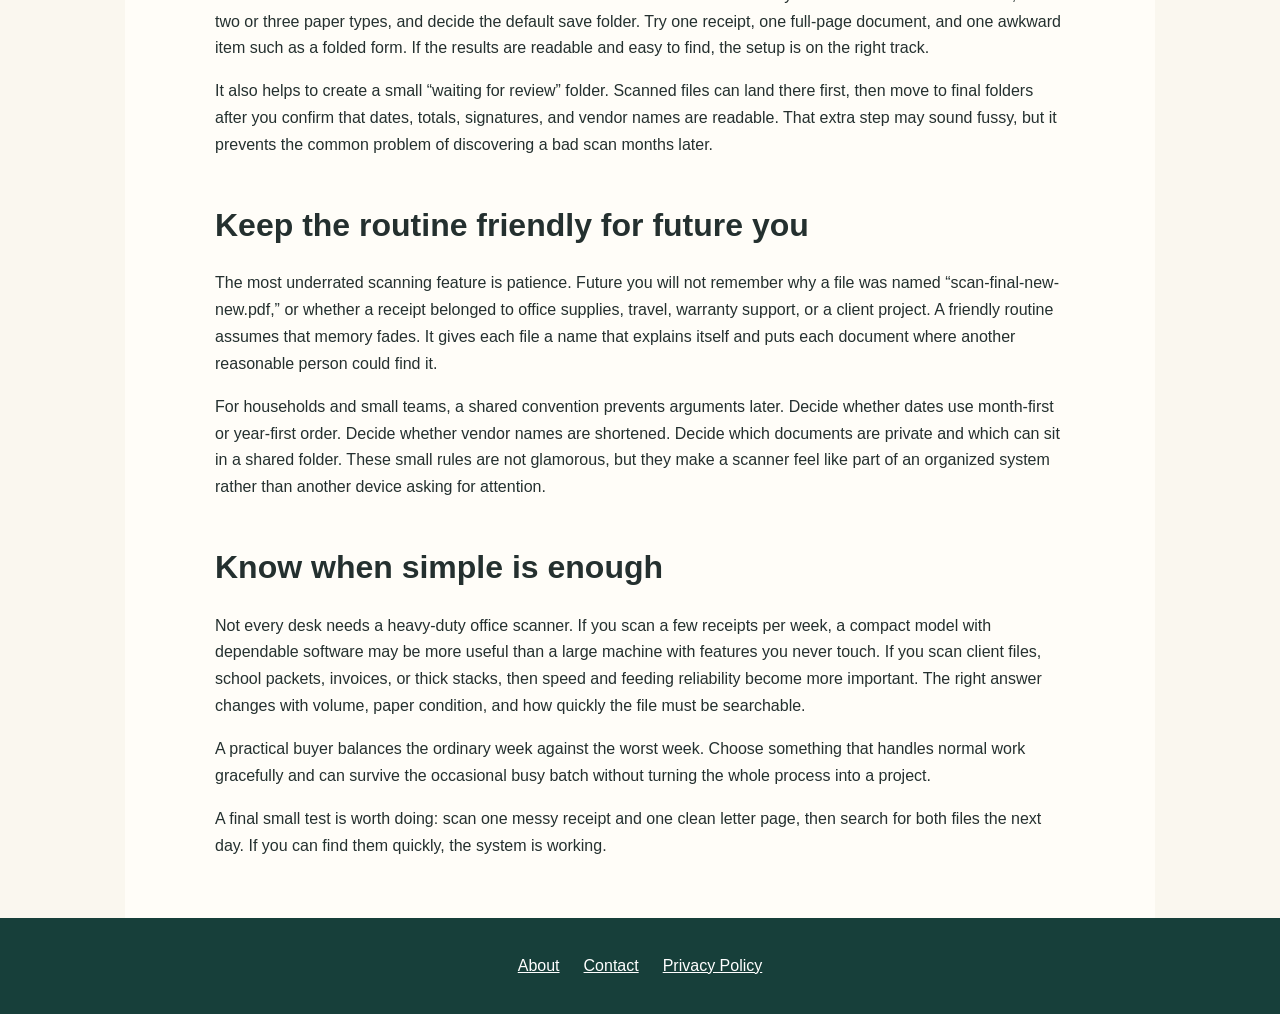
<file: portable-vs-desktop-scanners.html>
<!doctype html><html><head><meta charset="utf-8"><meta name="viewport" content="width=device-width,initial-scale=1"><title>Portable vs Desktop Scanners for Receipts, Forms, and Mixed Paper</title><meta name="description" content="A simple supporting article about receipt and document scanning habits."><link rel="canonical" href="https://ls-receipt-scan.surge.sh/portable-vs-desktop-scanners.html"><meta name="robots" content="index,follow,max-image-preview:large"><meta property="og:title" content="Portable vs Desktop Scanners for Receipts, Forms, and Mixed Paper"><meta property="og:description" content="A simple supporting article about receipt and document scanning habits."><meta property="og:image" content="https://ls-receipt-scan.surge.sh/assets/portable-vs-desktop-scanners.webp"><meta name="twitter:card" content="summary_large_image"><link rel="stylesheet" href="assets/style.css"></head><script type="application/ld+json">[{"@context": "https://schema.org", "@type": "Organization", "name": "PaperTrail Porch", "url": "https://ls-receipt-scan.surge.sh/"}, {"@context": "https://schema.org", "@type": "Article", "headline": "Portable vs Desktop Scanners for Receipts, Forms, and Mixed Paper", "dateModified": "2026-05-23", "image": "https://ls-receipt-scan.surge.sh/assets/portable-vs-desktop-scanners.webp", "author": {"@type": "Organization", "name": "PaperTrail Porch"}}, {"@context": "https://schema.org", "@type": "FAQPage", "mainEntity": [{"@type": "Question", "name": "How often should I scan receipts?", "acceptedAnswer": {"@type": "Answer", "text": "Weekly works for many people because the stack is still small and details are fresh."}}, {"@type": "Question", "name": "Do I need OCR?", "acceptedAnswer": {"@type": "Answer", "text": "OCR is helpful if you want to search vendor names, totals, or notes later."}}, {"@type": "Question", "name": "Can phone scans be enough?", "acceptedAnswer": {"@type": "Answer", "text": "Phone scans can work for quick records, but a dedicated scanner is steadier for repeat batches."}}, {"@type": "Question", "name": "What is the easiest file format?", "acceptedAnswer": {"@type": "Answer", "text": "Searchable PDF is usually the most convenient format for mixed receipt and document storage."}}, {"@type": "Question", "name": "Should I keep originals?", "acceptedAnswer": {"@type": "Answer", "text": "Keep originals when an employer, accountant, manufacturer, or local rule asks for them."}}]}, {"@context": "https://schema.org", "@type": "BreadcrumbList", "itemListElement": [{"@type": "ListItem", "position": 1, "name": "Home", "item": "https://ls-receipt-scan.surge.sh/"}, {"@type": "ListItem", "position": 2, "name": "Portable vs Desktop Scanners for Receipts, Forms, and Mixed Paper", "item": "https://ls-receipt-scan.surge.sh/portable-vs-desktop-scanners.html"}]}]</script><body><nav><a class="logo" href="index.html">PaperTrail Porch</a><div class="drop"><button>Desk Notes ▾</button><div class="menu"><a href="receipt-scanner-workflow.html">A Calm Receipt Scanning Workflow for Busy Desks</a><a href="document-feeder-vs-flatbed.html">Flatbed or Document Feeder: Which Scanner Shape Fits Your Paper Pile?</a><a href="small-office-scan-station.html">How to Set Up a Small Office Scan Station That People Actually Use</a><a href="scan-quality-mistakes.html">Scanning Mistakes That Make Receipts Hard to Read Later</a><a href="digital-filing-names.html">Simple Digital Filing Rules After You Scan Receipts and Documents</a><a href="portable-vs-desktop-scanners.html">Portable vs Desktop Scanners for Receipts, Forms, and Mixed Paper</a></div></div></nav><main class="article"><img src="assets/portable-vs-desktop-scanners.webp" alt="Realistic desk paperwork scene for Portable vs Desktop Scanners for Receipts, Forms, and Mixed Paper"><p class="kicker">portable note</p><h1>Portable vs Desktop Scanners for Receipts, Forms, and Mixed Paper</h1><p>Last updated 2026-05-23</p><p>This guide looks at one practical part of the receipt and document scanning routine. It links back to the main PaperTrail Porch scanner guide rather than directly to any product review, so the chain stays simple for readers.</p><h2>1. Start with the daily trigger</h2><p>A useful scanning routine begins when paper first enters the room. Receipts in a pocket, delivery slips near the door, and invoices beside a laptop all need a single landing place.</p><p>When the trigger is clear, the scanner becomes part of closing the loop instead of a separate chore saved for a stressful weekend.</p><h2>2. Match the scanner to the paper shape</h2><p>Flat receipts, long receipts, cards, folded forms, and full pages behave differently. The right choice depends on the paper you see most often, not the most impressive specification.</p><p>If a feeder struggles with thin thermal paper, a flatbed or careful carrier sheet approach may save time even when each scan takes a little longer.</p><h2>3. Make file saving boring</h2><p>The best archive is predictable. A simple folder structure and naming pattern beats a clever system that nobody remembers after two weeks.</p><p>Try date, vendor, and purpose in the file name. That small pattern makes later search and review easier.</p><h2>4. Avoid the rescan trap</h2><p>Most frustration comes from rescanning the same item because the first image was crooked, faint, or saved in the wrong place.</p><p>Check the first few scans at normal reading size. If totals, dates, and vendor names are clear, the workflow is probably good enough.</p><h2>5. Review before you shred</h2><p>Digital copies are convenient, but some records may need originals. Build a short review pause into the routine before discarding paper.</p><p>For sensitive financial, legal, or employer documents, follow the relevant instructions rather than relying on a general article.</p><h2>Practical checklist</h2><ul><li>Choose one inbox spot for paper.</li><li>Scan at a time you can repeat weekly.</li><li>Open the first saved file before scanning the full stack.</li><li>Name files in a predictable way.</li><li>Keep originals when rules or common sense call for it.</li></ul><h2>FAQ</h2><div class="faq"><h3>How often should I scan receipts?</h3><p>Weekly works for many people because the stack is still small and details are fresh.</p></div><div class="faq"><h3>Do I need OCR?</h3><p>OCR is helpful if you want to search vendor names, totals, or notes later.</p></div><div class="faq"><h3>Can phone scans be enough?</h3><p>Phone scans can work for quick records, but a dedicated scanner is steadier for repeat batches.</p></div><div class="faq"><h3>What is the easiest file format?</h3><p>Searchable PDF is usually the most convenient format for mixed receipt and document storage.</p></div><div class="faq"><h3>Should I keep originals?</h3><p>Keep originals when an employer, accountant, manufacturer, or local rule asks for them.</p></div><section class="related"><h2>Related resources</h2><p><a href="index.html">Return to the main receipt scanner guide</a></p><ul><li><a href="receipt-scanner-workflow.html">A Calm Receipt Scanning Workflow for Busy Desks</a></li><li><a href="document-feeder-vs-flatbed.html">Flatbed or Document Feeder: Which Scanner Shape Fits Your Paper Pile?</a></li><li><a href="small-office-scan-station.html">How to Set Up a Small Office Scan Station That People Actually Use</a></li><li><a href="scan-quality-mistakes.html">Scanning Mistakes That Make Receipts Hard to Read Later</a></li><li><a href="digital-filing-names.html">Simple Digital Filing Rules After You Scan Receipts and Documents</a></li></ul></section><section><h2>More practical notes before you choose</h2><p>One helpful way to think about scanners is to separate capture from organization. Capture is the moment the paper becomes a file. Organization is everything that happens after: naming, checking, backing up, and finding the file again when a refund, warranty, reimbursement, or tax question appears. Many scanner frustrations are really organization problems wearing a hardware costume. If the save folder is unclear, even a fast scanner can create a second mess.</p><p>In a small office, I would rather see a simple routine that everyone follows than an impressive setup that only one person understands. Put a small tray beside the scanner, decide which papers are scanned daily and which are scanned weekly, and write the naming pattern on a note card until it becomes natural.</p></section><section><h2>Set a quality-control habit</h2><p>The routine should include a short quality check. Open the file, zoom to the total or signature line, and make sure the image is readable before the paper leaves the desk. Receipts deserve special patience because thermal paper fades, curls, and sometimes reflects light oddly. Flattening the paper, scanning before it fades, and avoiding extreme contrast settings can protect the details you may need later.</p><p>For documents with personal information, the privacy step matters too. Save them in a sensible folder, avoid shared downloads folders, and use whatever security tools are appropriate for the device or workplace.</p></section><section><h2>Make the decision repeatable</h2><p>The final decision is less about owning the most advanced scanner and more about reducing the number of decisions you repeat. Where does paper wait? Which button starts the scan? Which folder receives the file? What name does the file get? Who checks it? Answer those five questions and even a modest scanner can become dependable.</p><p>A repeatable process also makes future upgrades easier because you can tell whether the pain is speed, paper handling, file organization, or lack of space.</p></section><section><h2>Choose by bottleneck, not by buzzword</h2><p>If the slowest part of your paperwork is feeding one page at a time, a document feeder may matter more than very high resolution. If the slowest part is handling bent receipts, then gentle placement and consistent capture may matter more than speed. If the slowest part is finding files later, software and naming habits become the real feature to compare.</p><p>This is why a short buying note written before shopping can be so useful. Write down the three tasks that happen every month, the one task that happens only occasionally, and the person who will actually operate the scanner. That list keeps the purchase anchored in lived reality rather than marketing language.</p></section><section><h2>Plan the first week after purchase</h2><p>The first week determines whether the scanner becomes a habit. Unbox it when you have time to install software, test two or three paper types, and decide the default save folder. Try one receipt, one full-page document, and one awkward item such as a folded form. If the results are readable and easy to find, the setup is on the right track.</p><p>It also helps to create a small “waiting for review” folder. Scanned files can land there first, then move to final folders after you confirm that dates, totals, signatures, and vendor names are readable. That extra step may sound fussy, but it prevents the common problem of discovering a bad scan months later.</p></section><section><h2>Keep the routine friendly for future you</h2><p>The most underrated scanning feature is patience. Future you will not remember why a file was named “scan-final-new-new.pdf,” or whether a receipt belonged to office supplies, travel, warranty support, or a client project. A friendly routine assumes that memory fades. It gives each file a name that explains itself and puts each document where another reasonable person could find it.</p><p>For households and small teams, a shared convention prevents arguments later. Decide whether dates use month-first or year-first order. Decide whether vendor names are shortened. Decide which documents are private and which can sit in a shared folder. These small rules are not glamorous, but they make a scanner feel like part of an organized system rather than another device asking for attention.</p></section><section><h2>Know when simple is enough</h2><p>Not every desk needs a heavy-duty office scanner. If you scan a few receipts per week, a compact model with dependable software may be more useful than a large machine with features you never touch. If you scan client files, school packets, invoices, or thick stacks, then speed and feeding reliability become more important. The right answer changes with volume, paper condition, and how quickly the file must be searchable.</p><p>A practical buyer balances the ordinary week against the worst week. Choose something that handles normal work gracefully and can survive the occasional busy batch without turning the whole process into a project.</p></section><p>A final small test is worth doing: scan one messy receipt and one clean letter page, then search for both files the next day. If you can find them quickly, the system is working.</p></main><footer><a href="about.html">About</a><a href="contact.html">Contact</a><a href="privacy-policy.html">Privacy Policy</a></footer></body></html>
</file>
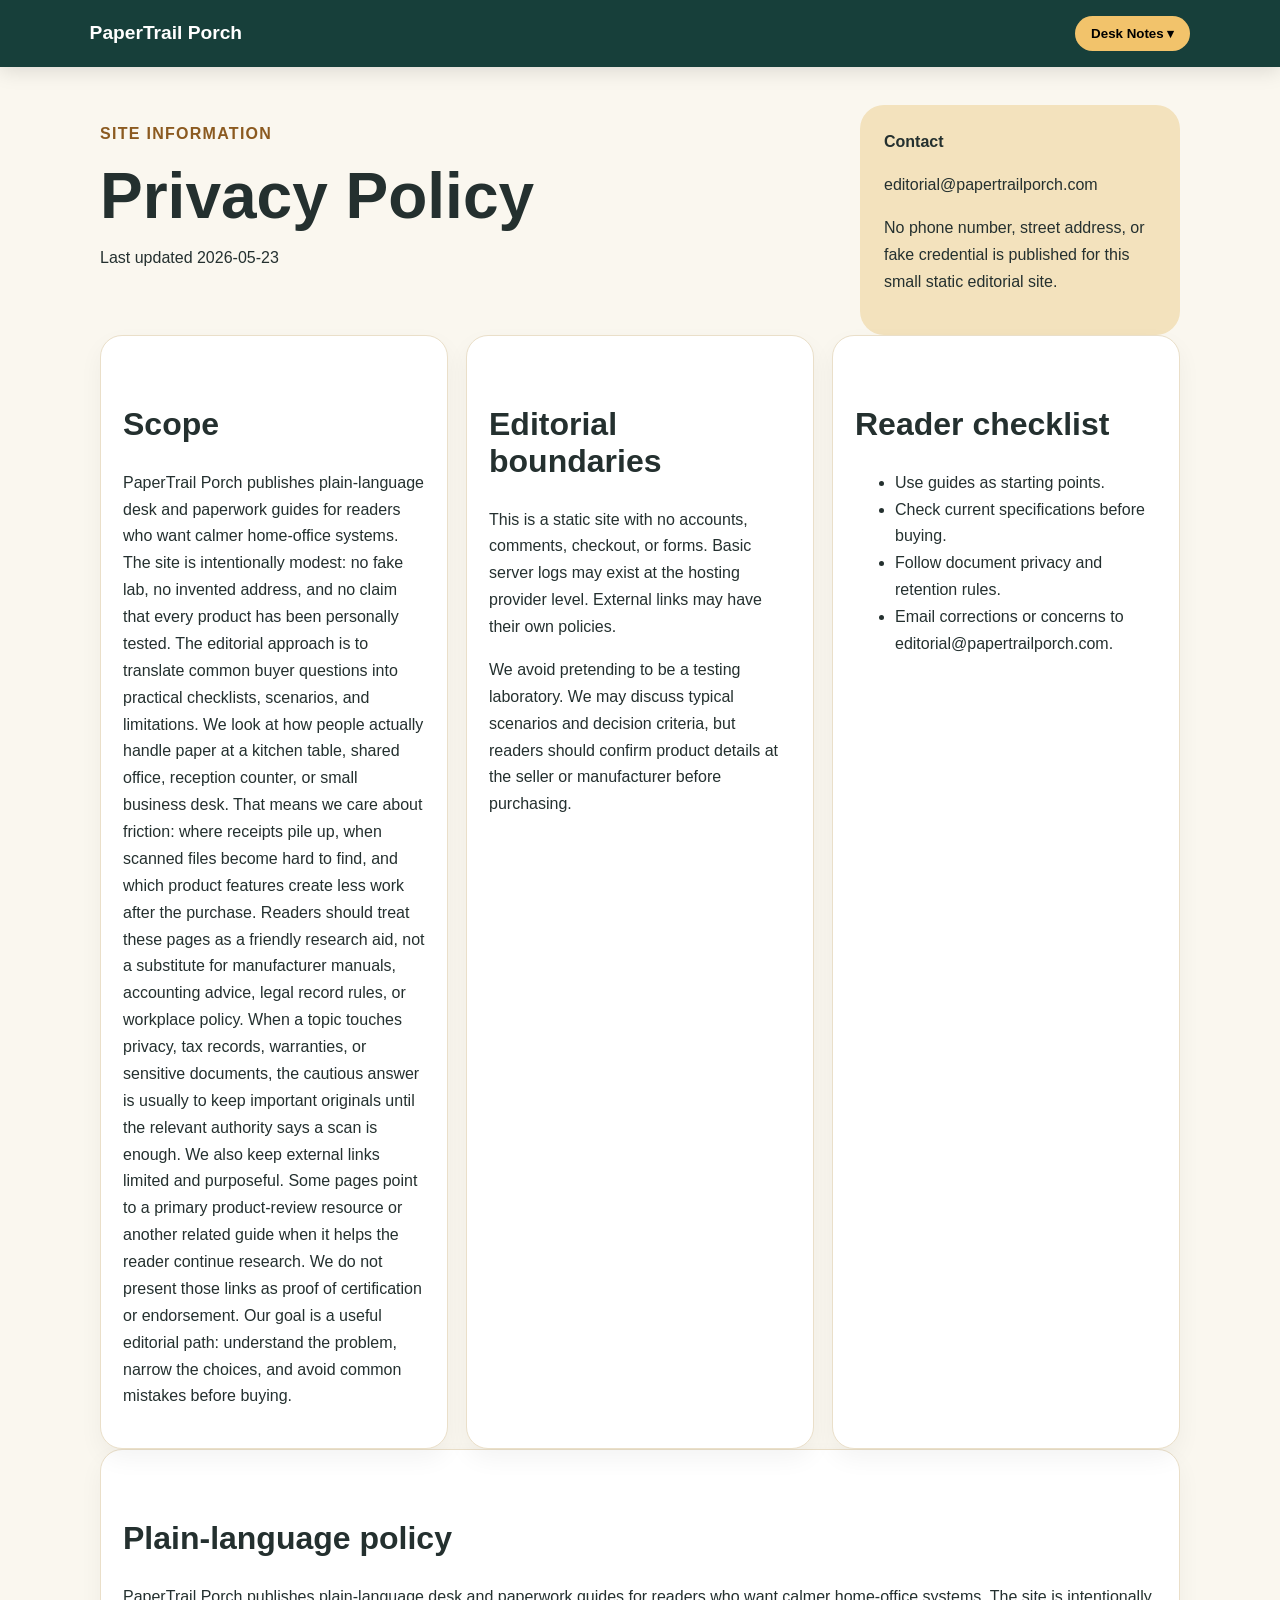
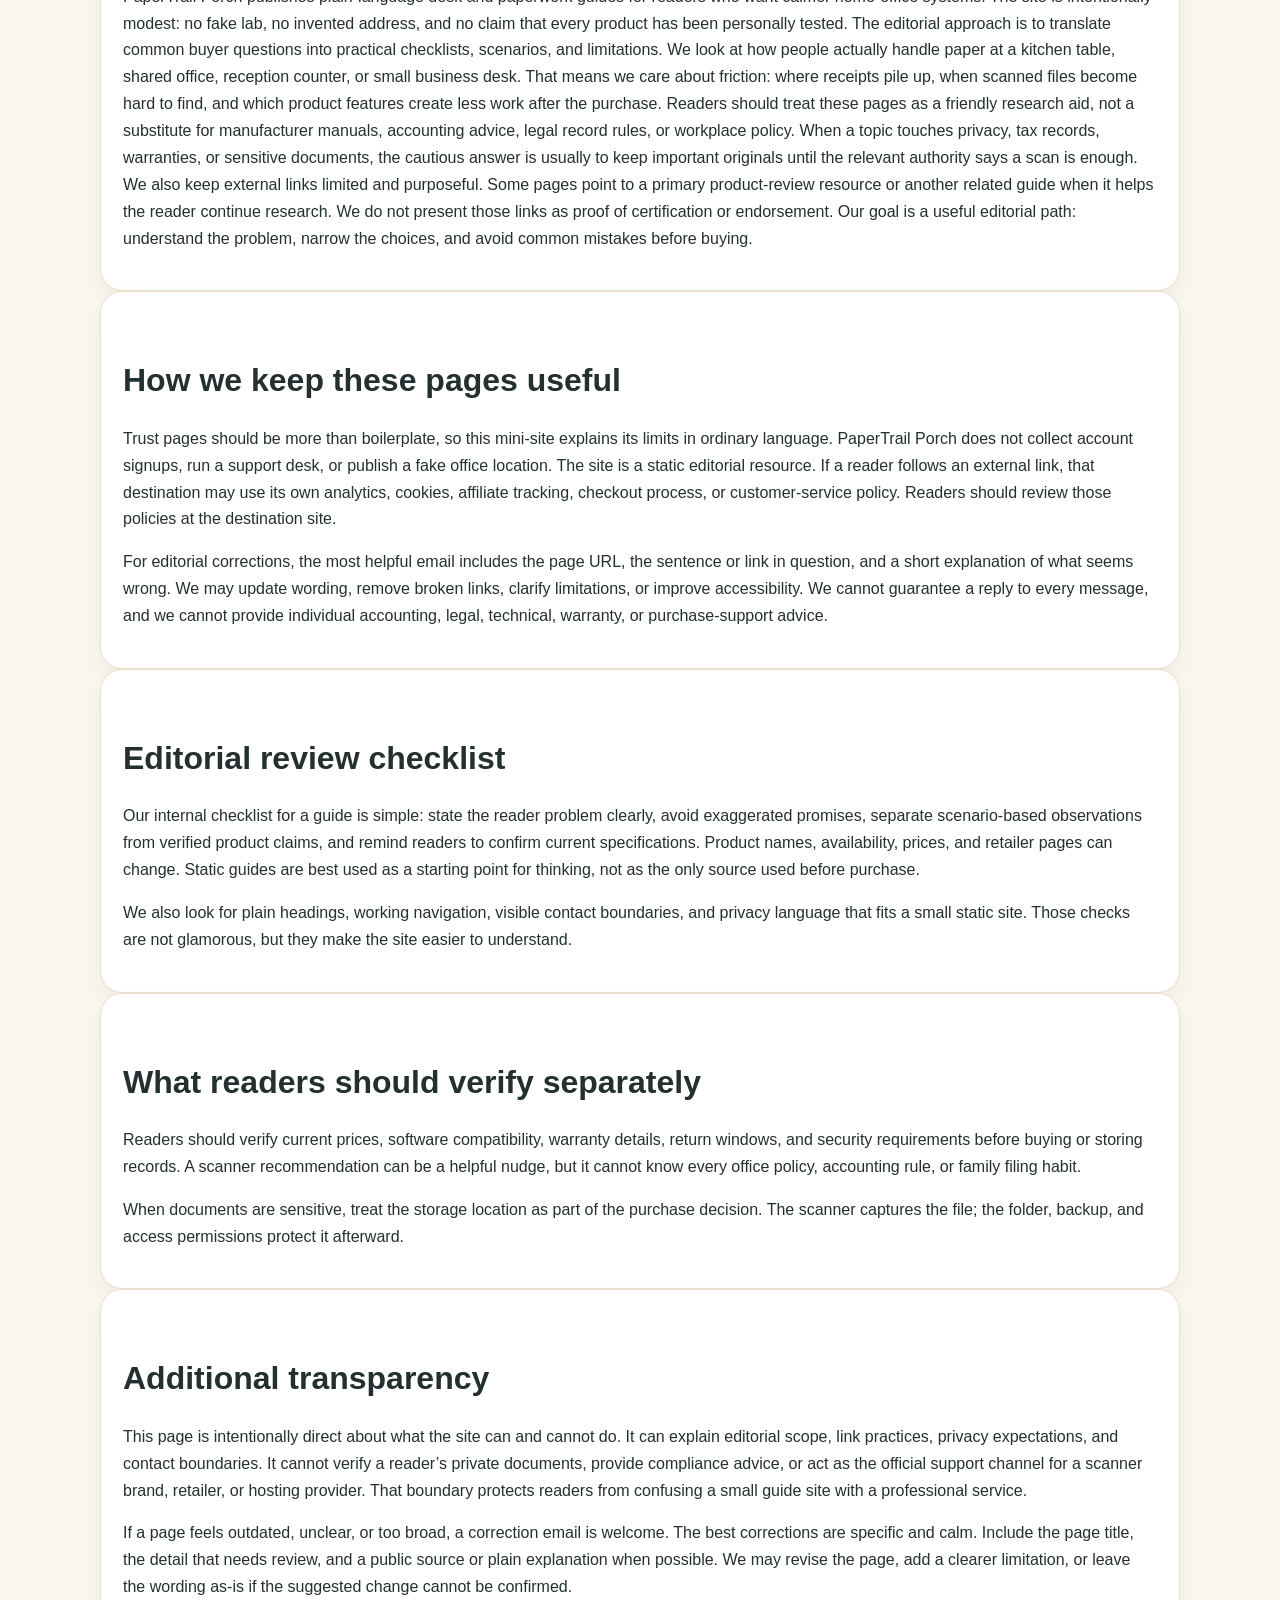
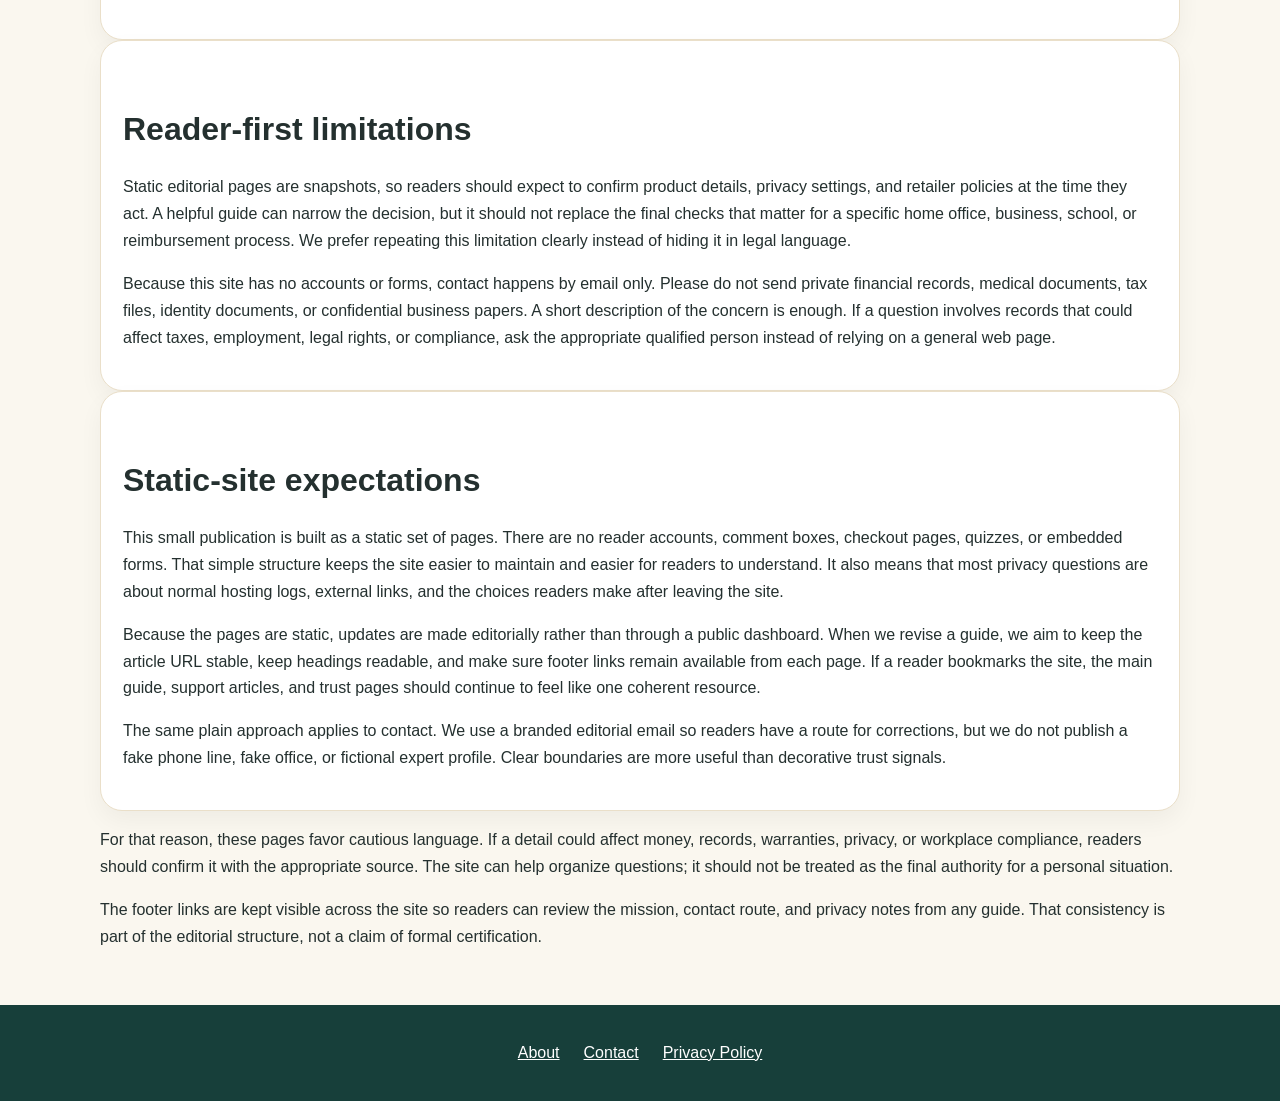
<file: privacy-policy.html>
<!doctype html><html><head><meta charset="utf-8"><meta name="viewport" content="width=device-width,initial-scale=1"><title>Privacy Policy</title><meta name="description" content="Privacy Policy"><link rel="canonical" href="https://ls-receipt-scan.surge.sh/privacy-policy.html"><meta name="robots" content="index,follow,max-image-preview:large"><meta property="og:title" content="Privacy Policy"><meta property="og:description" content="Privacy Policy"><meta property="og:image" content="https://ls-receipt-scan.surge.sh/assets/hero.webp"><meta name="twitter:card" content="summary_large_image"><link rel="stylesheet" href="assets/style.css"></head><body><nav><a class="logo" href="index.html">PaperTrail Porch</a><div class="drop"><button>Desk Notes ▾</button><div class="menu"><a href="receipt-scanner-workflow.html">A Calm Receipt Scanning Workflow for Busy Desks</a><a href="document-feeder-vs-flatbed.html">Flatbed or Document Feeder: Which Scanner Shape Fits Your Paper Pile?</a><a href="small-office-scan-station.html">How to Set Up a Small Office Scan Station That People Actually Use</a><a href="scan-quality-mistakes.html">Scanning Mistakes That Make Receipts Hard to Read Later</a><a href="digital-filing-names.html">Simple Digital Filing Rules After You Scan Receipts and Documents</a><a href="portable-vs-desktop-scanners.html">Portable vs Desktop Scanners for Receipts, Forms, and Mixed Paper</a></div></div></nav><main class="wrap"><section class="trusthero"><div><p class="kicker">Site information</p><h1>Privacy Policy</h1><p>Last updated 2026-05-23</p></div><aside class="side"><b>Contact</b><p>editorial@papertrailporch.com</p><p>No phone number, street address, or fake credential is published for this small static editorial site.</p></aside></section><div class="grid"><div class="trustcard"><h2>Scope</h2><p>PaperTrail Porch publishes plain-language desk and paperwork guides for readers who want calmer home-office systems. The site is intentionally modest: no fake lab, no invented address, and no claim that every product has been personally tested. The editorial approach is to translate common buyer questions into practical checklists, scenarios, and limitations. We look at how people actually handle paper at a kitchen table, shared office, reception counter, or small business desk. That means we care about friction: where receipts pile up, when scanned files become hard to find, and which product features create less work after the purchase. Readers should treat these pages as a friendly research aid, not a substitute for manufacturer manuals, accounting advice, legal record rules, or workplace policy. When a topic touches privacy, tax records, warranties, or sensitive documents, the cautious answer is usually to keep important originals until the relevant authority says a scan is enough. We also keep external links limited and purposeful. Some pages point to a primary product-review resource or another related guide when it helps the reader continue research. We do not present those links as proof of certification or endorsement. Our goal is a useful editorial path: understand the problem, narrow the choices, and avoid common mistakes before buying.</p></div><div class="trustcard"><h2>Editorial boundaries</h2><p>This is a static site with no accounts, comments, checkout, or forms. Basic server logs may exist at the hosting provider level. External links may have their own policies.</p><p>We avoid pretending to be a testing laboratory. We may discuss typical scenarios and decision criteria, but readers should confirm product details at the seller or manufacturer before purchasing.</p></div><div class="trustcard"><h2>Reader checklist</h2><ul><li>Use guides as starting points.</li><li>Check current specifications before buying.</li><li>Follow document privacy and retention rules.</li><li>Email corrections or concerns to editorial@papertrailporch.com.</li></ul></div></div><section class="note"><h2>Plain-language policy</h2><p>PaperTrail Porch publishes plain-language desk and paperwork guides for readers who want calmer home-office systems. The site is intentionally modest: no fake lab, no invented address, and no claim that every product has been personally tested. The editorial approach is to translate common buyer questions into practical checklists, scenarios, and limitations. We look at how people actually handle paper at a kitchen table, shared office, reception counter, or small business desk. That means we care about friction: where receipts pile up, when scanned files become hard to find, and which product features create less work after the purchase. Readers should treat these pages as a friendly research aid, not a substitute for manufacturer manuals, accounting advice, legal record rules, or workplace policy. When a topic touches privacy, tax records, warranties, or sensitive documents, the cautious answer is usually to keep important originals until the relevant authority says a scan is enough. We also keep external links limited and purposeful. Some pages point to a primary product-review resource or another related guide when it helps the reader continue research. We do not present those links as proof of certification or endorsement. Our goal is a useful editorial path: understand the problem, narrow the choices, and avoid common mistakes before buying.</p></section><section class="note"><h2>How we keep these pages useful</h2><p>Trust pages should be more than boilerplate, so this mini-site explains its limits in ordinary language. PaperTrail Porch does not collect account signups, run a support desk, or publish a fake office location. The site is a static editorial resource. If a reader follows an external link, that destination may use its own analytics, cookies, affiliate tracking, checkout process, or customer-service policy. Readers should review those policies at the destination site.</p><p>For editorial corrections, the most helpful email includes the page URL, the sentence or link in question, and a short explanation of what seems wrong. We may update wording, remove broken links, clarify limitations, or improve accessibility. We cannot guarantee a reply to every message, and we cannot provide individual accounting, legal, technical, warranty, or purchase-support advice.</p></section><section class="note"><h2>Editorial review checklist</h2><p>Our internal checklist for a guide is simple: state the reader problem clearly, avoid exaggerated promises, separate scenario-based observations from verified product claims, and remind readers to confirm current specifications. Product names, availability, prices, and retailer pages can change. Static guides are best used as a starting point for thinking, not as the only source used before purchase.</p><p>We also look for plain headings, working navigation, visible contact boundaries, and privacy language that fits a small static site. Those checks are not glamorous, but they make the site easier to understand.</p></section><section class="note"><h2>What readers should verify separately</h2><p>Readers should verify current prices, software compatibility, warranty details, return windows, and security requirements before buying or storing records. A scanner recommendation can be a helpful nudge, but it cannot know every office policy, accounting rule, or family filing habit.</p><p>When documents are sensitive, treat the storage location as part of the purchase decision. The scanner captures the file; the folder, backup, and access permissions protect it afterward.</p></section><section class="trustcard"><h2>Additional transparency</h2><p>This page is intentionally direct about what the site can and cannot do. It can explain editorial scope, link practices, privacy expectations, and contact boundaries. It cannot verify a reader’s private documents, provide compliance advice, or act as the official support channel for a scanner brand, retailer, or hosting provider. That boundary protects readers from confusing a small guide site with a professional service.</p><p>If a page feels outdated, unclear, or too broad, a correction email is welcome. The best corrections are specific and calm. Include the page title, the detail that needs review, and a public source or plain explanation when possible. We may revise the page, add a clearer limitation, or leave the wording as-is if the suggested change cannot be confirmed.</p></section><section class="trustcard"><h2>Reader-first limitations</h2><p>Static editorial pages are snapshots, so readers should expect to confirm product details, privacy settings, and retailer policies at the time they act. A helpful guide can narrow the decision, but it should not replace the final checks that matter for a specific home office, business, school, or reimbursement process. We prefer repeating this limitation clearly instead of hiding it in legal language.</p><p>Because this site has no accounts or forms, contact happens by email only. Please do not send private financial records, medical documents, tax files, identity documents, or confidential business papers. A short description of the concern is enough. If a question involves records that could affect taxes, employment, legal rights, or compliance, ask the appropriate qualified person instead of relying on a general web page.</p></section><section class="trustcard"><h2>Static-site expectations</h2><p>This small publication is built as a static set of pages. There are no reader accounts, comment boxes, checkout pages, quizzes, or embedded forms. That simple structure keeps the site easier to maintain and easier for readers to understand. It also means that most privacy questions are about normal hosting logs, external links, and the choices readers make after leaving the site.</p><p>Because the pages are static, updates are made editorially rather than through a public dashboard. When we revise a guide, we aim to keep the article URL stable, keep headings readable, and make sure footer links remain available from each page. If a reader bookmarks the site, the main guide, support articles, and trust pages should continue to feel like one coherent resource.</p><p>The same plain approach applies to contact. We use a branded editorial email so readers have a route for corrections, but we do not publish a fake phone line, fake office, or fictional expert profile. Clear boundaries are more useful than decorative trust signals.</p></section><p>For that reason, these pages favor cautious language. If a detail could affect money, records, warranties, privacy, or workplace compliance, readers should confirm it with the appropriate source. The site can help organize questions; it should not be treated as the final authority for a personal situation.</p><p>The footer links are kept visible across the site so readers can review the mission, contact route, and privacy notes from any guide. That consistency is part of the editorial structure, not a claim of formal certification.</p></main><footer><a href="about.html">About</a><a href="contact.html">Contact</a><a href="privacy-policy.html">Privacy Policy</a></footer></body></html>
</file>
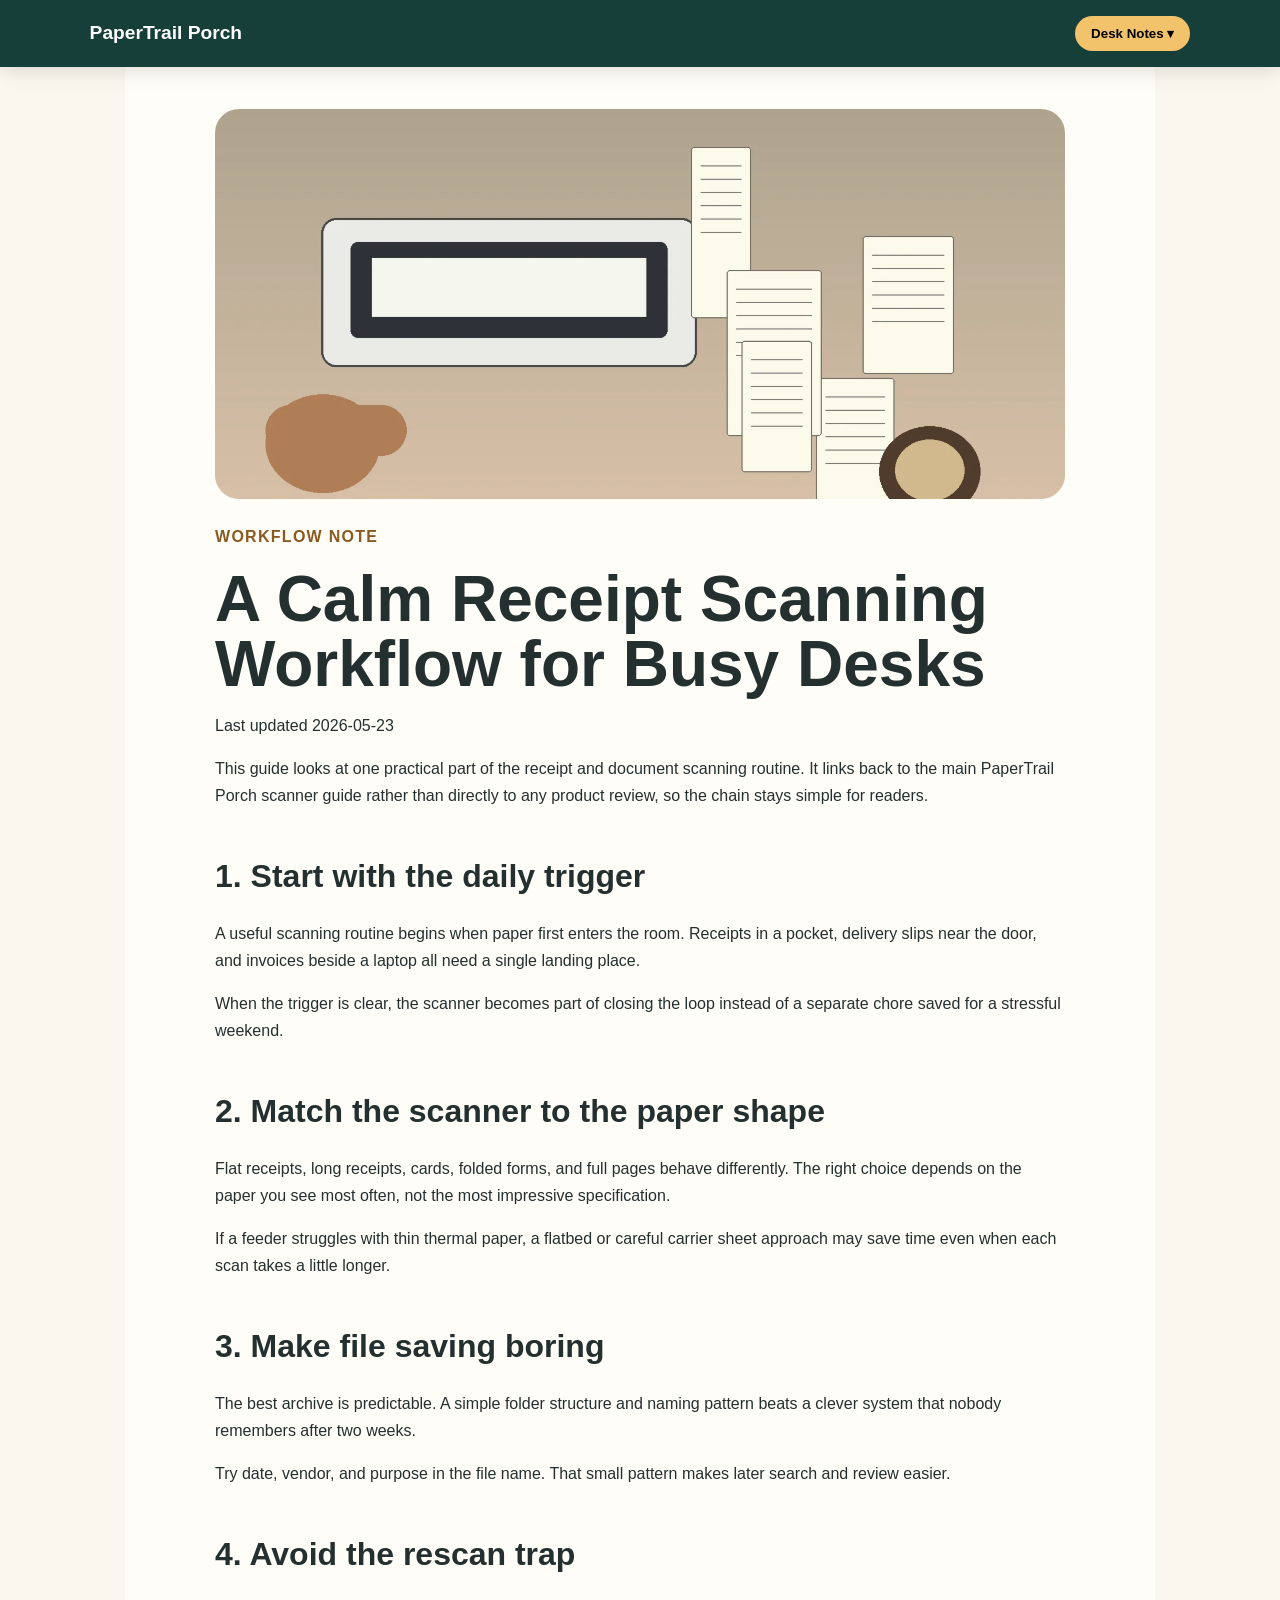
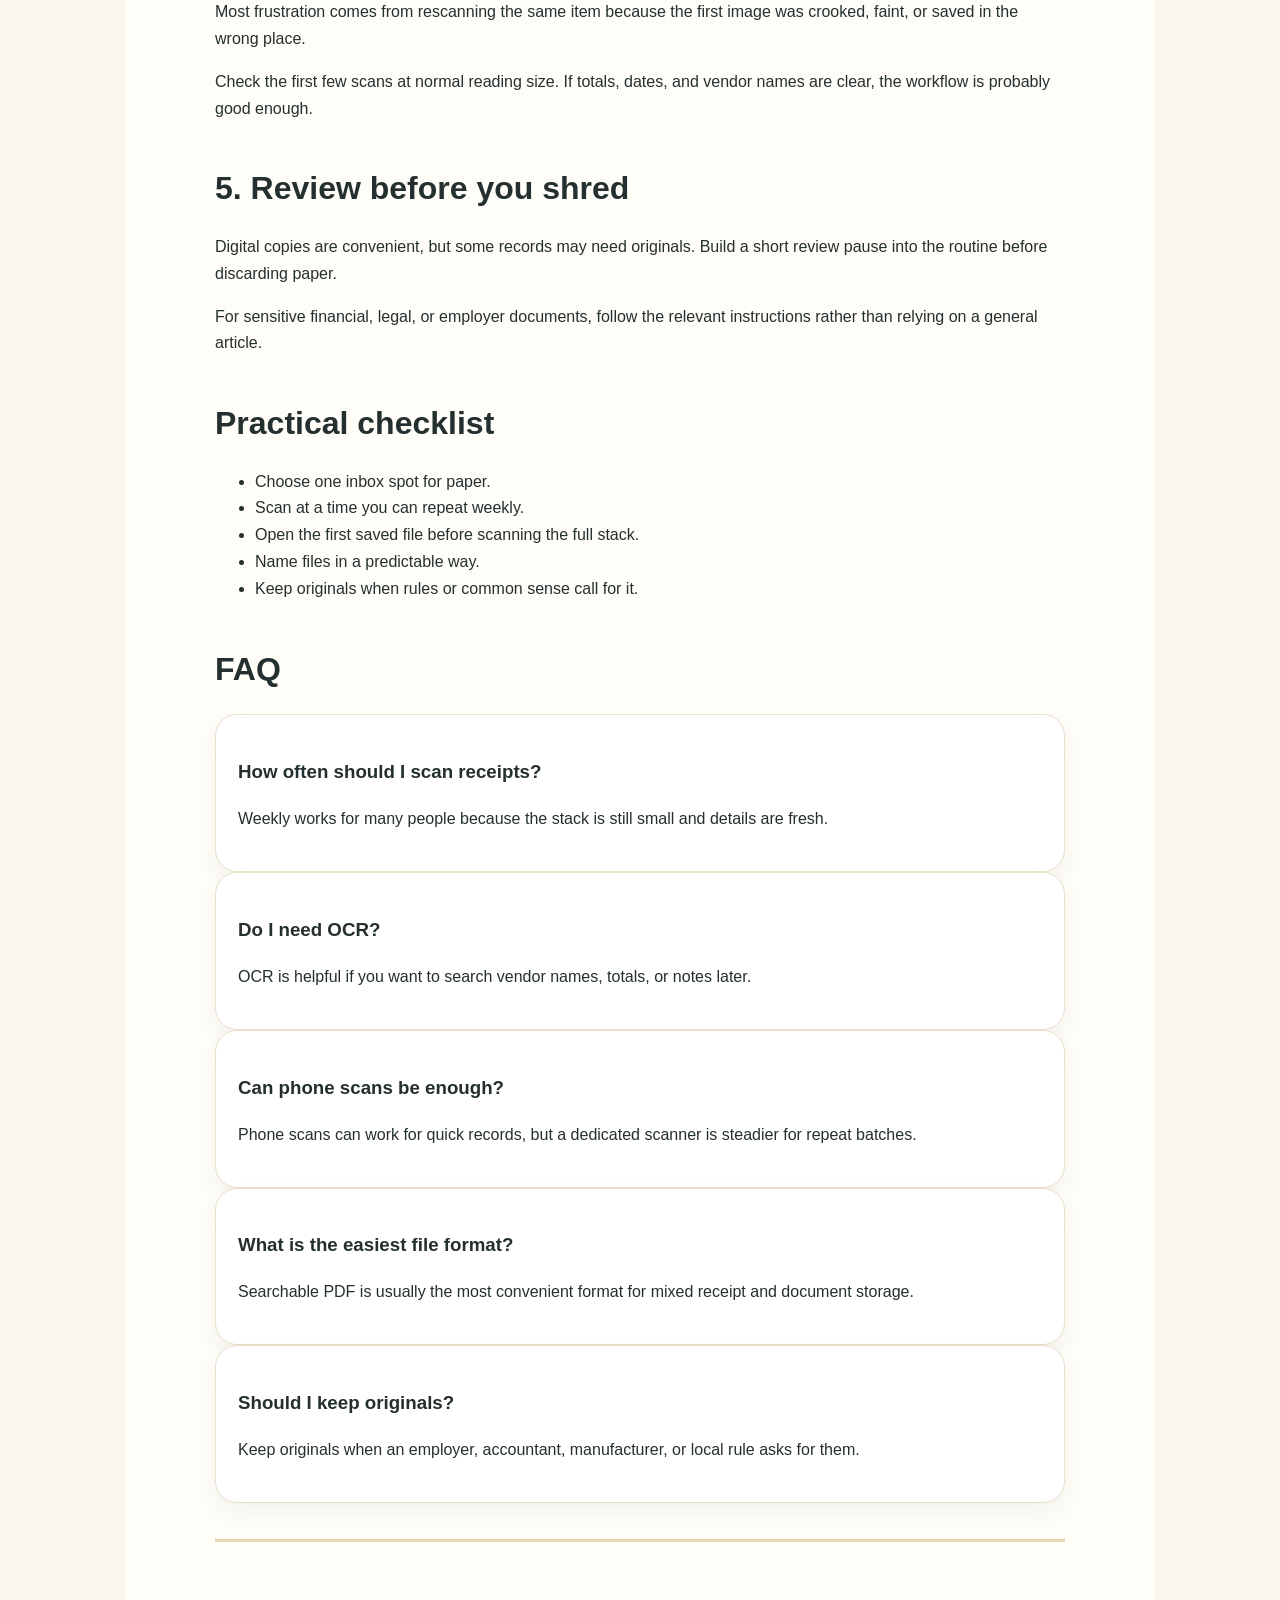
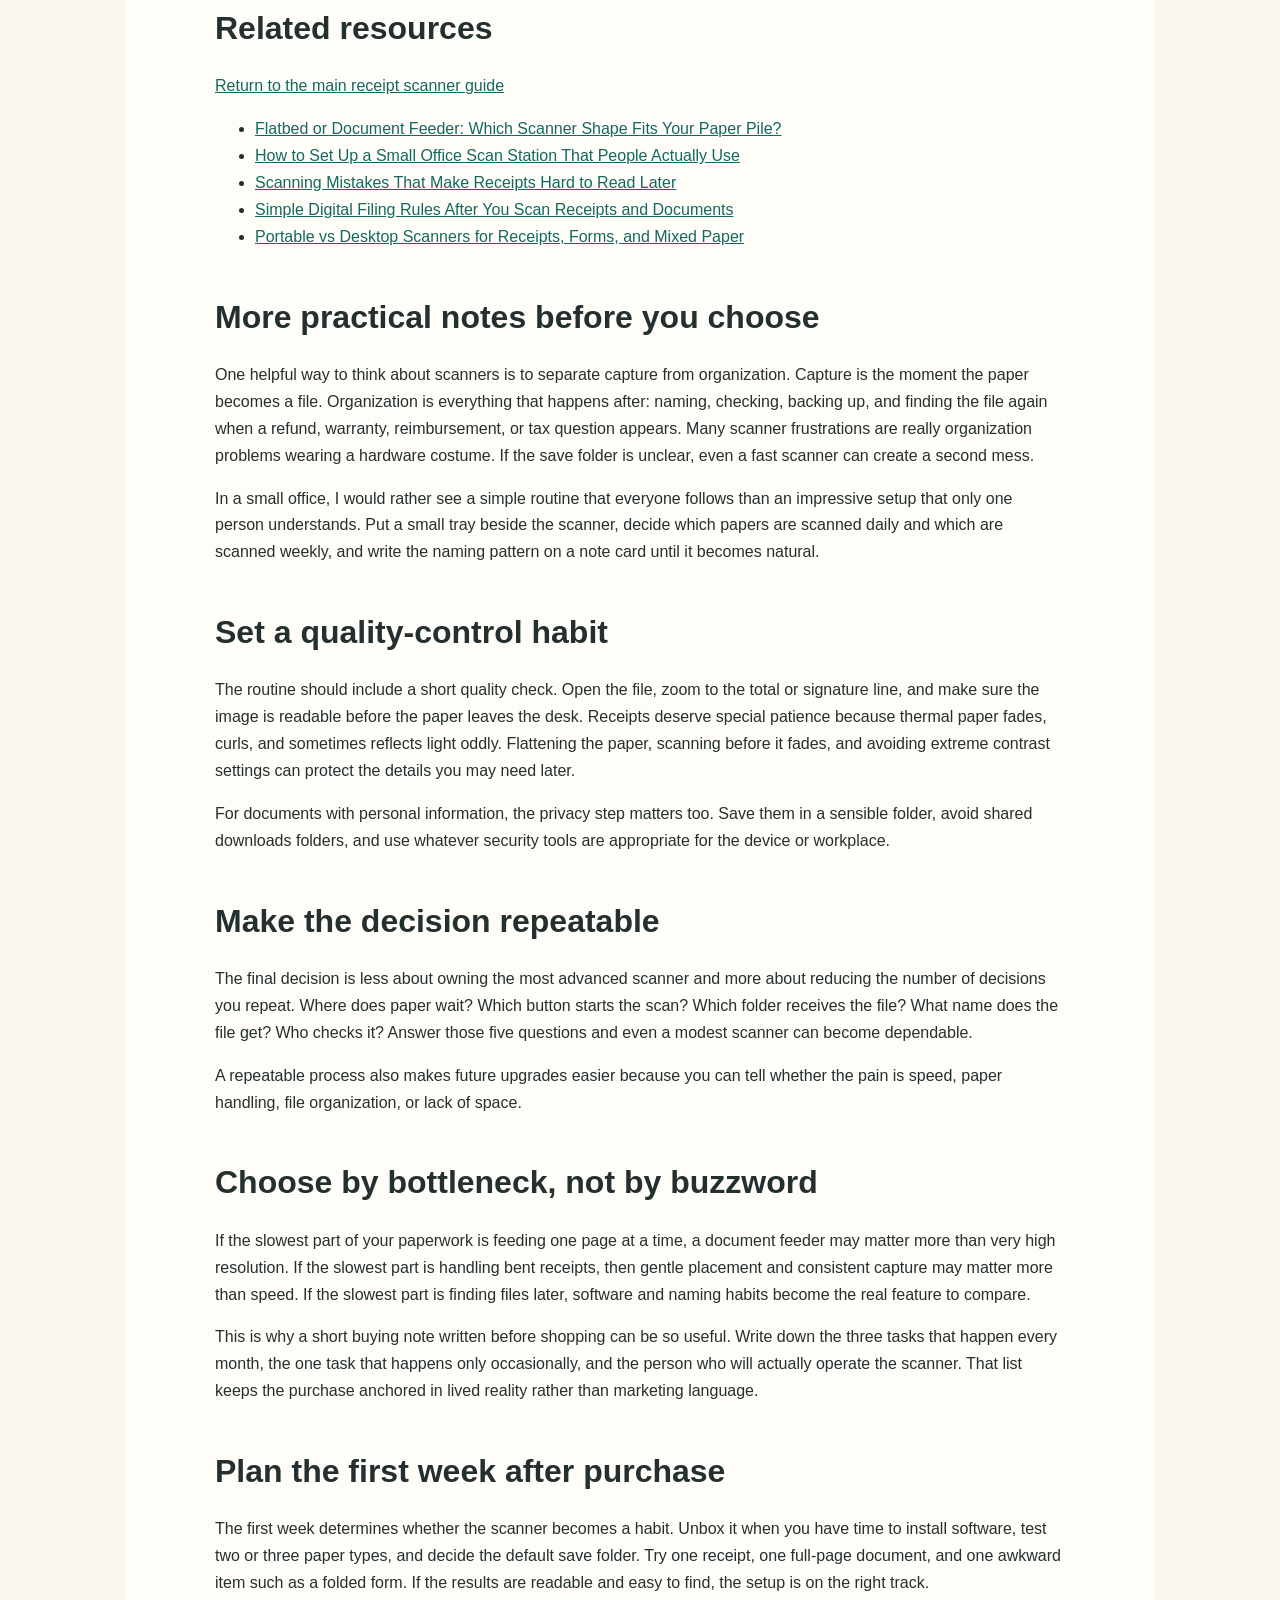
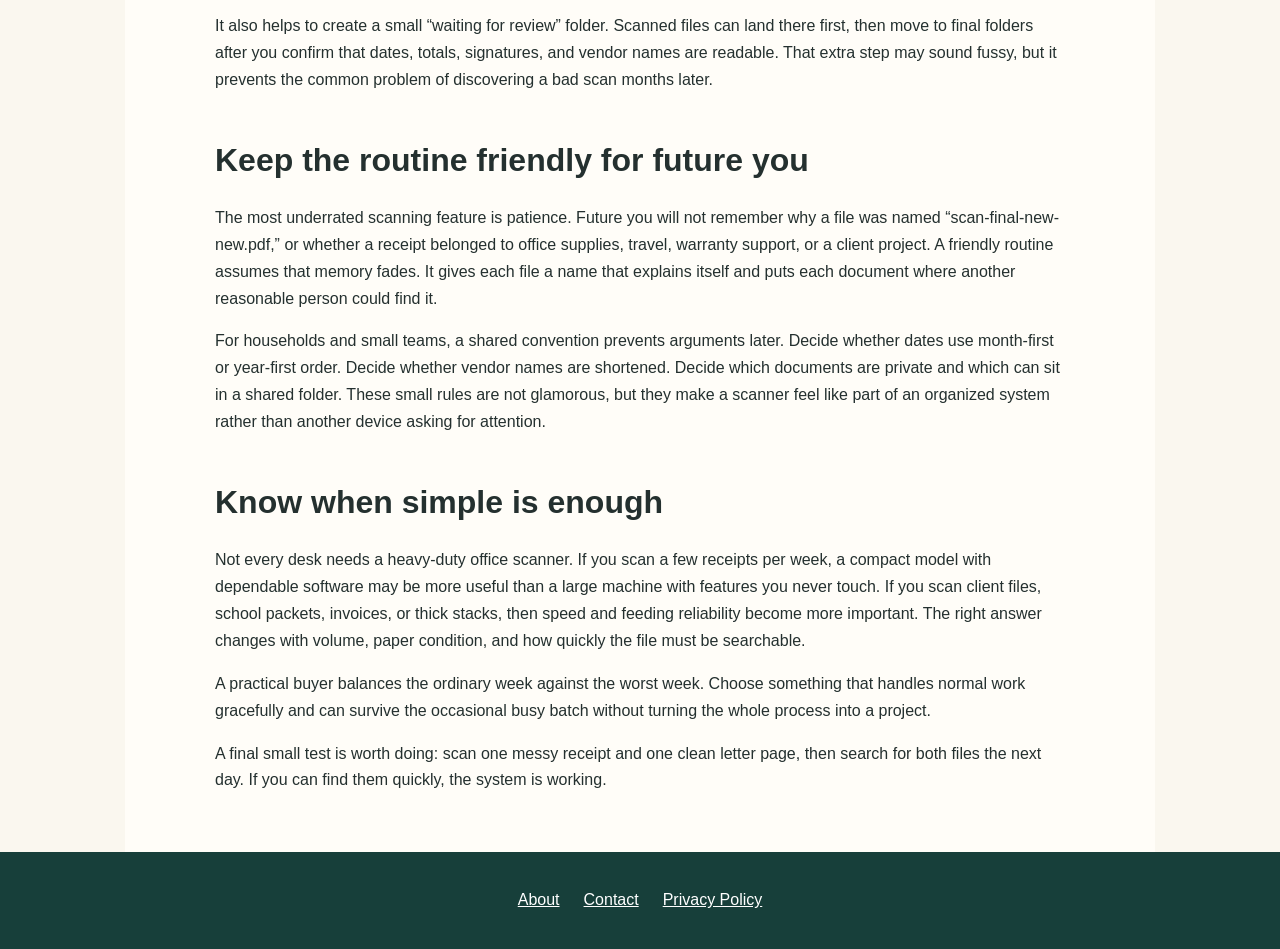
<file: receipt-scanner-workflow.html>
<!doctype html><html><head><meta charset="utf-8"><meta name="viewport" content="width=device-width,initial-scale=1"><title>A Calm Receipt Scanning Workflow for Busy Desks</title><meta name="description" content="A simple supporting article about receipt and document scanning habits."><link rel="canonical" href="https://ls-receipt-scan.surge.sh/receipt-scanner-workflow.html"><meta name="robots" content="index,follow,max-image-preview:large"><meta property="og:title" content="A Calm Receipt Scanning Workflow for Busy Desks"><meta property="og:description" content="A simple supporting article about receipt and document scanning habits."><meta property="og:image" content="https://ls-receipt-scan.surge.sh/assets/receipt-scanner-workflow.webp"><meta name="twitter:card" content="summary_large_image"><link rel="stylesheet" href="assets/style.css"></head><script type="application/ld+json">[{"@context": "https://schema.org", "@type": "Organization", "name": "PaperTrail Porch", "url": "https://ls-receipt-scan.surge.sh/"}, {"@context": "https://schema.org", "@type": "Article", "headline": "A Calm Receipt Scanning Workflow for Busy Desks", "dateModified": "2026-05-23", "image": "https://ls-receipt-scan.surge.sh/assets/receipt-scanner-workflow.webp", "author": {"@type": "Organization", "name": "PaperTrail Porch"}}, {"@context": "https://schema.org", "@type": "FAQPage", "mainEntity": [{"@type": "Question", "name": "How often should I scan receipts?", "acceptedAnswer": {"@type": "Answer", "text": "Weekly works for many people because the stack is still small and details are fresh."}}, {"@type": "Question", "name": "Do I need OCR?", "acceptedAnswer": {"@type": "Answer", "text": "OCR is helpful if you want to search vendor names, totals, or notes later."}}, {"@type": "Question", "name": "Can phone scans be enough?", "acceptedAnswer": {"@type": "Answer", "text": "Phone scans can work for quick records, but a dedicated scanner is steadier for repeat batches."}}, {"@type": "Question", "name": "What is the easiest file format?", "acceptedAnswer": {"@type": "Answer", "text": "Searchable PDF is usually the most convenient format for mixed receipt and document storage."}}, {"@type": "Question", "name": "Should I keep originals?", "acceptedAnswer": {"@type": "Answer", "text": "Keep originals when an employer, accountant, manufacturer, or local rule asks for them."}}]}, {"@context": "https://schema.org", "@type": "BreadcrumbList", "itemListElement": [{"@type": "ListItem", "position": 1, "name": "Home", "item": "https://ls-receipt-scan.surge.sh/"}, {"@type": "ListItem", "position": 2, "name": "A Calm Receipt Scanning Workflow for Busy Desks", "item": "https://ls-receipt-scan.surge.sh/receipt-scanner-workflow.html"}]}]</script><body><nav><a class="logo" href="index.html">PaperTrail Porch</a><div class="drop"><button>Desk Notes ▾</button><div class="menu"><a href="receipt-scanner-workflow.html">A Calm Receipt Scanning Workflow for Busy Desks</a><a href="document-feeder-vs-flatbed.html">Flatbed or Document Feeder: Which Scanner Shape Fits Your Paper Pile?</a><a href="small-office-scan-station.html">How to Set Up a Small Office Scan Station That People Actually Use</a><a href="scan-quality-mistakes.html">Scanning Mistakes That Make Receipts Hard to Read Later</a><a href="digital-filing-names.html">Simple Digital Filing Rules After You Scan Receipts and Documents</a><a href="portable-vs-desktop-scanners.html">Portable vs Desktop Scanners for Receipts, Forms, and Mixed Paper</a></div></div></nav><main class="article"><img src="assets/receipt-scanner-workflow.webp" alt="Realistic desk paperwork scene for A Calm Receipt Scanning Workflow for Busy Desks"><p class="kicker">workflow note</p><h1>A Calm Receipt Scanning Workflow for Busy Desks</h1><p>Last updated 2026-05-23</p><p>This guide looks at one practical part of the receipt and document scanning routine. It links back to the main PaperTrail Porch scanner guide rather than directly to any product review, so the chain stays simple for readers.</p><h2>1. Start with the daily trigger</h2><p>A useful scanning routine begins when paper first enters the room. Receipts in a pocket, delivery slips near the door, and invoices beside a laptop all need a single landing place.</p><p>When the trigger is clear, the scanner becomes part of closing the loop instead of a separate chore saved for a stressful weekend.</p><h2>2. Match the scanner to the paper shape</h2><p>Flat receipts, long receipts, cards, folded forms, and full pages behave differently. The right choice depends on the paper you see most often, not the most impressive specification.</p><p>If a feeder struggles with thin thermal paper, a flatbed or careful carrier sheet approach may save time even when each scan takes a little longer.</p><h2>3. Make file saving boring</h2><p>The best archive is predictable. A simple folder structure and naming pattern beats a clever system that nobody remembers after two weeks.</p><p>Try date, vendor, and purpose in the file name. That small pattern makes later search and review easier.</p><h2>4. Avoid the rescan trap</h2><p>Most frustration comes from rescanning the same item because the first image was crooked, faint, or saved in the wrong place.</p><p>Check the first few scans at normal reading size. If totals, dates, and vendor names are clear, the workflow is probably good enough.</p><h2>5. Review before you shred</h2><p>Digital copies are convenient, but some records may need originals. Build a short review pause into the routine before discarding paper.</p><p>For sensitive financial, legal, or employer documents, follow the relevant instructions rather than relying on a general article.</p><h2>Practical checklist</h2><ul><li>Choose one inbox spot for paper.</li><li>Scan at a time you can repeat weekly.</li><li>Open the first saved file before scanning the full stack.</li><li>Name files in a predictable way.</li><li>Keep originals when rules or common sense call for it.</li></ul><h2>FAQ</h2><div class="faq"><h3>How often should I scan receipts?</h3><p>Weekly works for many people because the stack is still small and details are fresh.</p></div><div class="faq"><h3>Do I need OCR?</h3><p>OCR is helpful if you want to search vendor names, totals, or notes later.</p></div><div class="faq"><h3>Can phone scans be enough?</h3><p>Phone scans can work for quick records, but a dedicated scanner is steadier for repeat batches.</p></div><div class="faq"><h3>What is the easiest file format?</h3><p>Searchable PDF is usually the most convenient format for mixed receipt and document storage.</p></div><div class="faq"><h3>Should I keep originals?</h3><p>Keep originals when an employer, accountant, manufacturer, or local rule asks for them.</p></div><section class="related"><h2>Related resources</h2><p><a href="index.html">Return to the main receipt scanner guide</a></p><ul><li><a href="document-feeder-vs-flatbed.html">Flatbed or Document Feeder: Which Scanner Shape Fits Your Paper Pile?</a></li><li><a href="small-office-scan-station.html">How to Set Up a Small Office Scan Station That People Actually Use</a></li><li><a href="scan-quality-mistakes.html">Scanning Mistakes That Make Receipts Hard to Read Later</a></li><li><a href="digital-filing-names.html">Simple Digital Filing Rules After You Scan Receipts and Documents</a></li><li><a href="portable-vs-desktop-scanners.html">Portable vs Desktop Scanners for Receipts, Forms, and Mixed Paper</a></li></ul></section><section><h2>More practical notes before you choose</h2><p>One helpful way to think about scanners is to separate capture from organization. Capture is the moment the paper becomes a file. Organization is everything that happens after: naming, checking, backing up, and finding the file again when a refund, warranty, reimbursement, or tax question appears. Many scanner frustrations are really organization problems wearing a hardware costume. If the save folder is unclear, even a fast scanner can create a second mess.</p><p>In a small office, I would rather see a simple routine that everyone follows than an impressive setup that only one person understands. Put a small tray beside the scanner, decide which papers are scanned daily and which are scanned weekly, and write the naming pattern on a note card until it becomes natural.</p></section><section><h2>Set a quality-control habit</h2><p>The routine should include a short quality check. Open the file, zoom to the total or signature line, and make sure the image is readable before the paper leaves the desk. Receipts deserve special patience because thermal paper fades, curls, and sometimes reflects light oddly. Flattening the paper, scanning before it fades, and avoiding extreme contrast settings can protect the details you may need later.</p><p>For documents with personal information, the privacy step matters too. Save them in a sensible folder, avoid shared downloads folders, and use whatever security tools are appropriate for the device or workplace.</p></section><section><h2>Make the decision repeatable</h2><p>The final decision is less about owning the most advanced scanner and more about reducing the number of decisions you repeat. Where does paper wait? Which button starts the scan? Which folder receives the file? What name does the file get? Who checks it? Answer those five questions and even a modest scanner can become dependable.</p><p>A repeatable process also makes future upgrades easier because you can tell whether the pain is speed, paper handling, file organization, or lack of space.</p></section><section><h2>Choose by bottleneck, not by buzzword</h2><p>If the slowest part of your paperwork is feeding one page at a time, a document feeder may matter more than very high resolution. If the slowest part is handling bent receipts, then gentle placement and consistent capture may matter more than speed. If the slowest part is finding files later, software and naming habits become the real feature to compare.</p><p>This is why a short buying note written before shopping can be so useful. Write down the three tasks that happen every month, the one task that happens only occasionally, and the person who will actually operate the scanner. That list keeps the purchase anchored in lived reality rather than marketing language.</p></section><section><h2>Plan the first week after purchase</h2><p>The first week determines whether the scanner becomes a habit. Unbox it when you have time to install software, test two or three paper types, and decide the default save folder. Try one receipt, one full-page document, and one awkward item such as a folded form. If the results are readable and easy to find, the setup is on the right track.</p><p>It also helps to create a small “waiting for review” folder. Scanned files can land there first, then move to final folders after you confirm that dates, totals, signatures, and vendor names are readable. That extra step may sound fussy, but it prevents the common problem of discovering a bad scan months later.</p></section><section><h2>Keep the routine friendly for future you</h2><p>The most underrated scanning feature is patience. Future you will not remember why a file was named “scan-final-new-new.pdf,” or whether a receipt belonged to office supplies, travel, warranty support, or a client project. A friendly routine assumes that memory fades. It gives each file a name that explains itself and puts each document where another reasonable person could find it.</p><p>For households and small teams, a shared convention prevents arguments later. Decide whether dates use month-first or year-first order. Decide whether vendor names are shortened. Decide which documents are private and which can sit in a shared folder. These small rules are not glamorous, but they make a scanner feel like part of an organized system rather than another device asking for attention.</p></section><section><h2>Know when simple is enough</h2><p>Not every desk needs a heavy-duty office scanner. If you scan a few receipts per week, a compact model with dependable software may be more useful than a large machine with features you never touch. If you scan client files, school packets, invoices, or thick stacks, then speed and feeding reliability become more important. The right answer changes with volume, paper condition, and how quickly the file must be searchable.</p><p>A practical buyer balances the ordinary week against the worst week. Choose something that handles normal work gracefully and can survive the occasional busy batch without turning the whole process into a project.</p></section><p>A final small test is worth doing: scan one messy receipt and one clean letter page, then search for both files the next day. If you can find them quickly, the system is working.</p></main><footer><a href="about.html">About</a><a href="contact.html">Contact</a><a href="privacy-policy.html">Privacy Policy</a></footer></body></html>
</file>
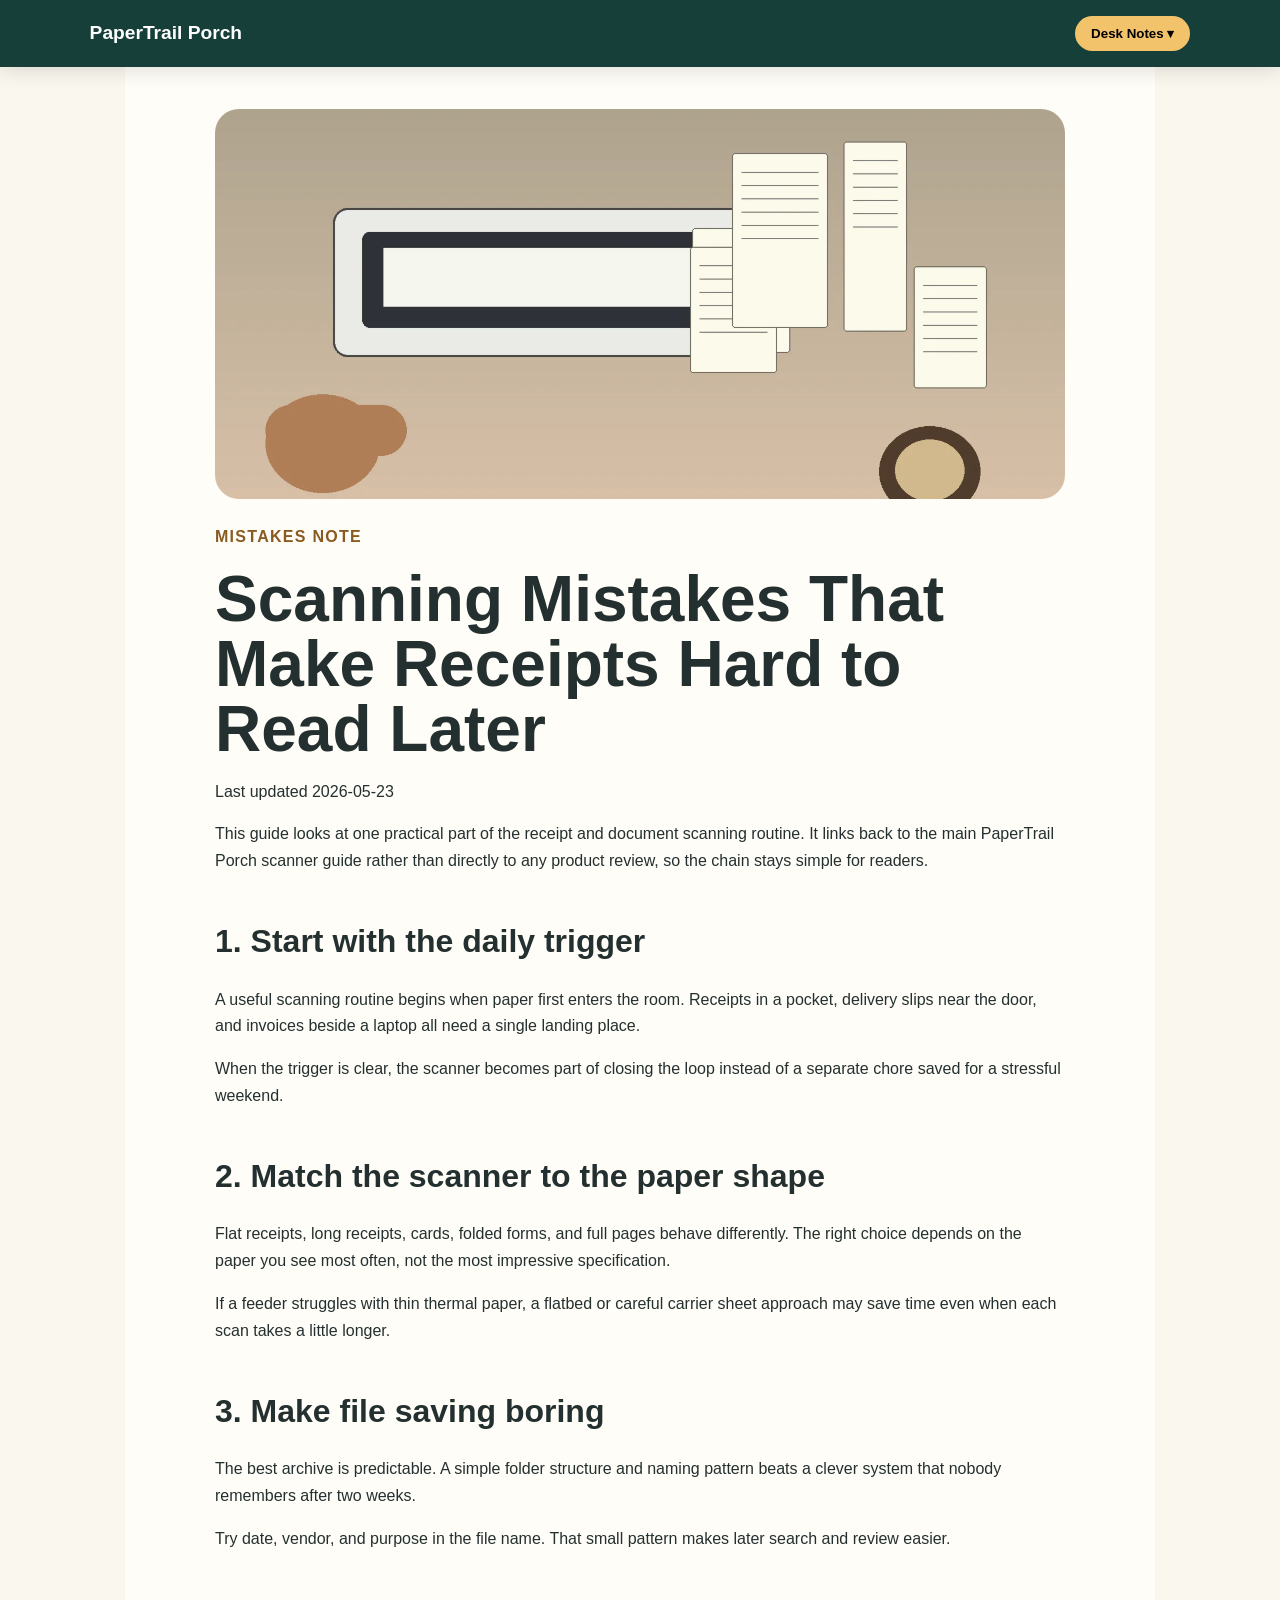
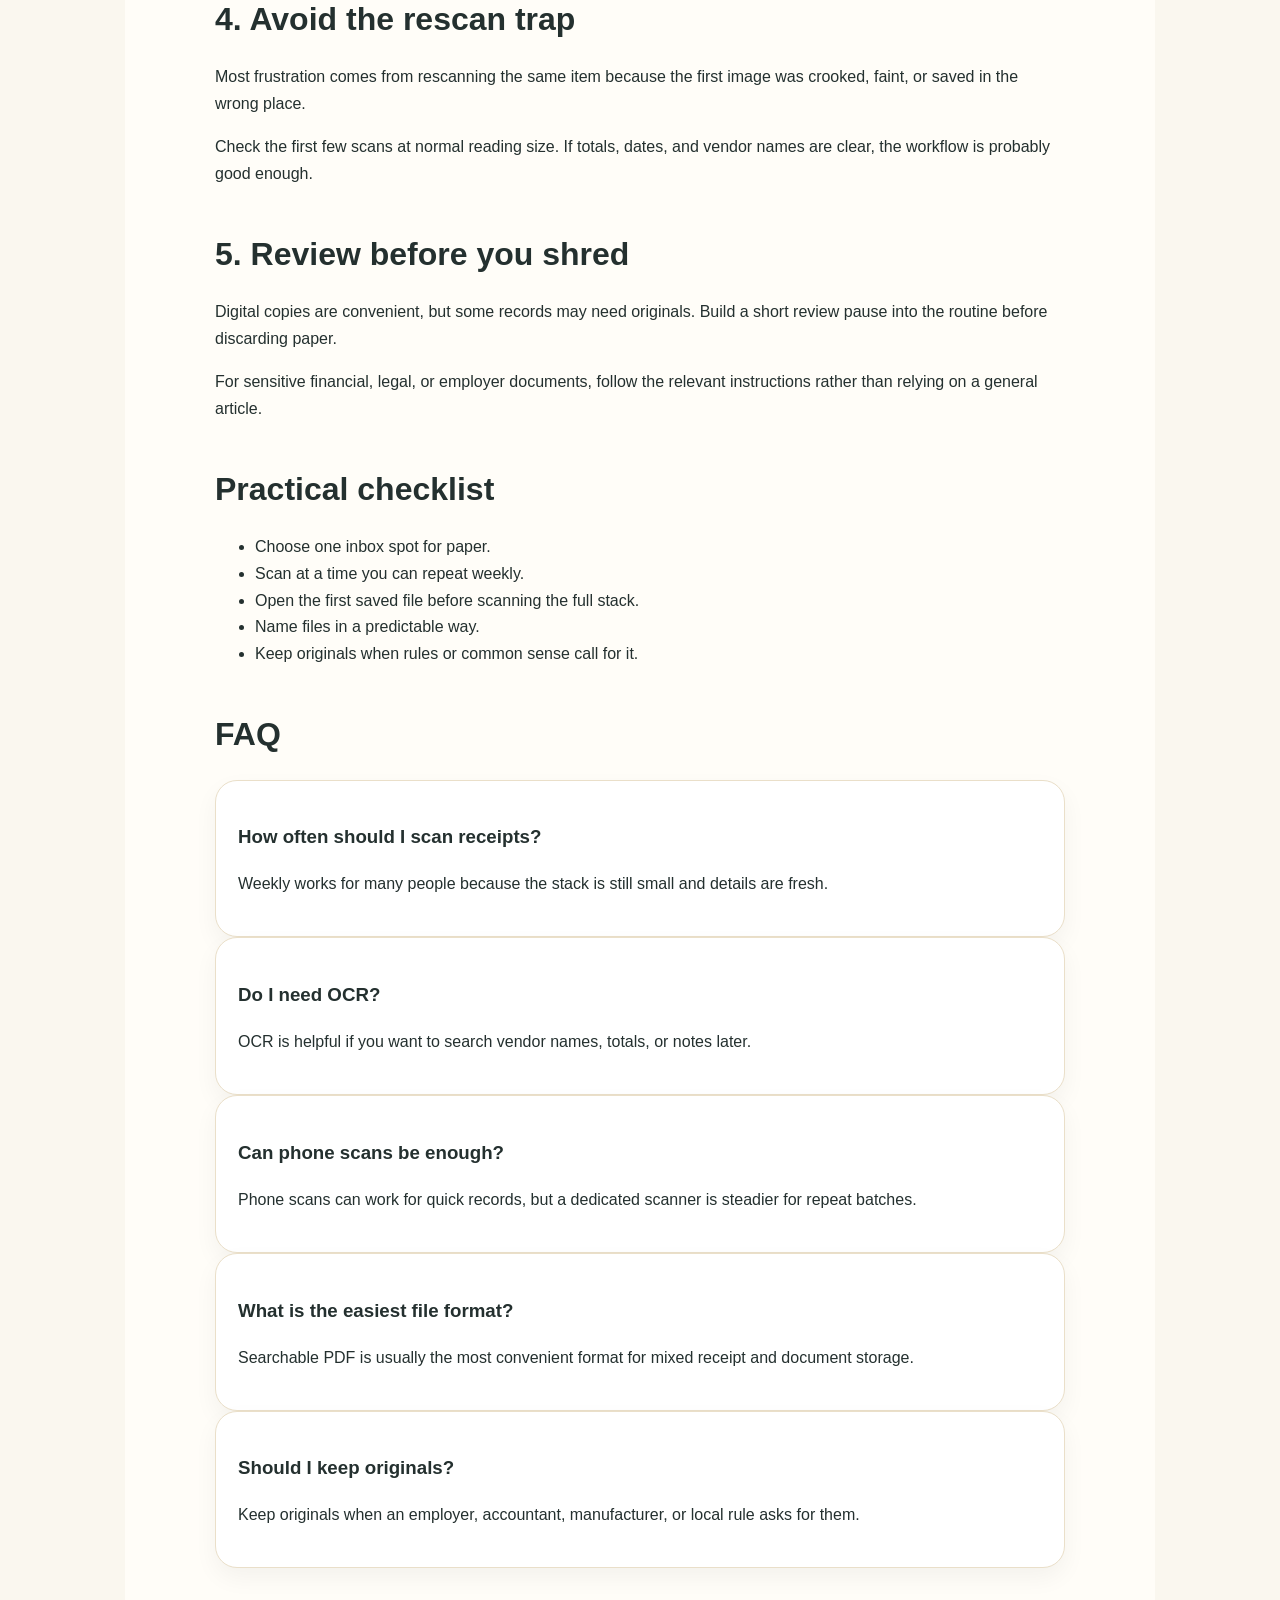
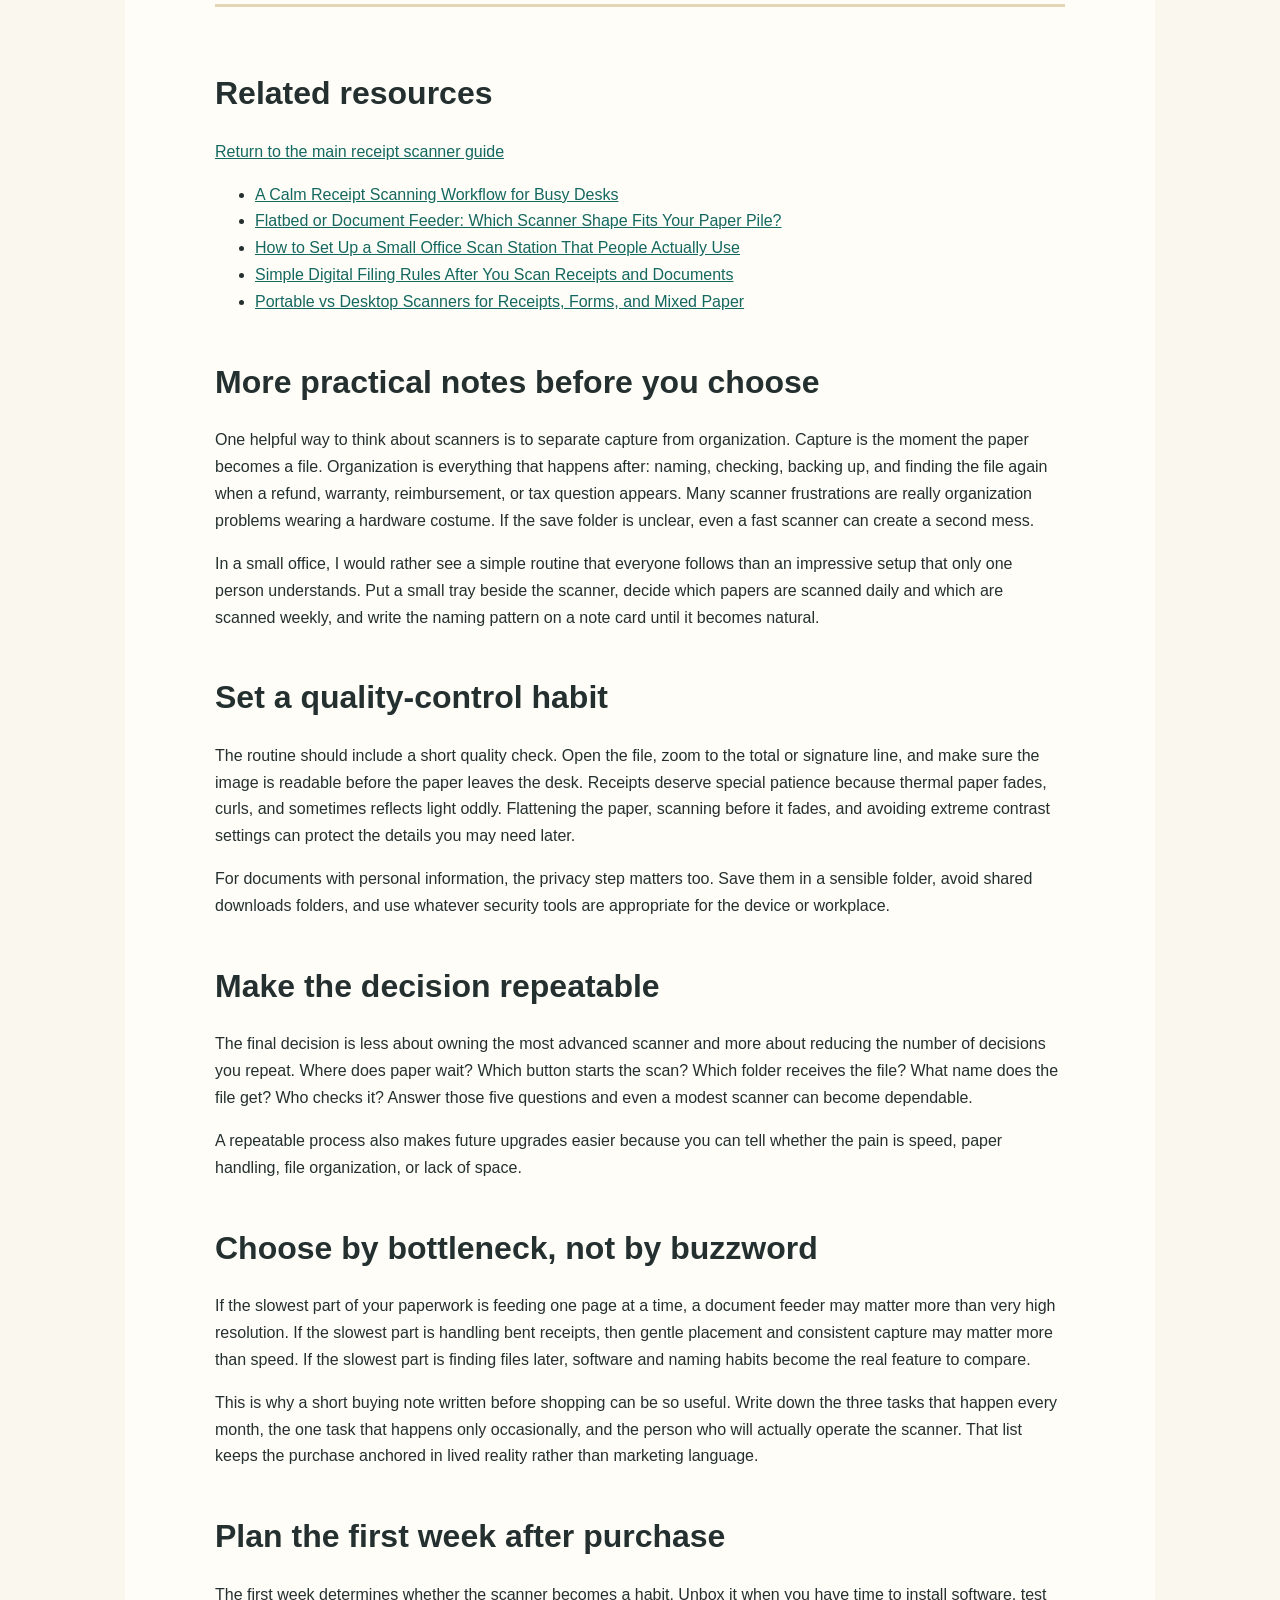
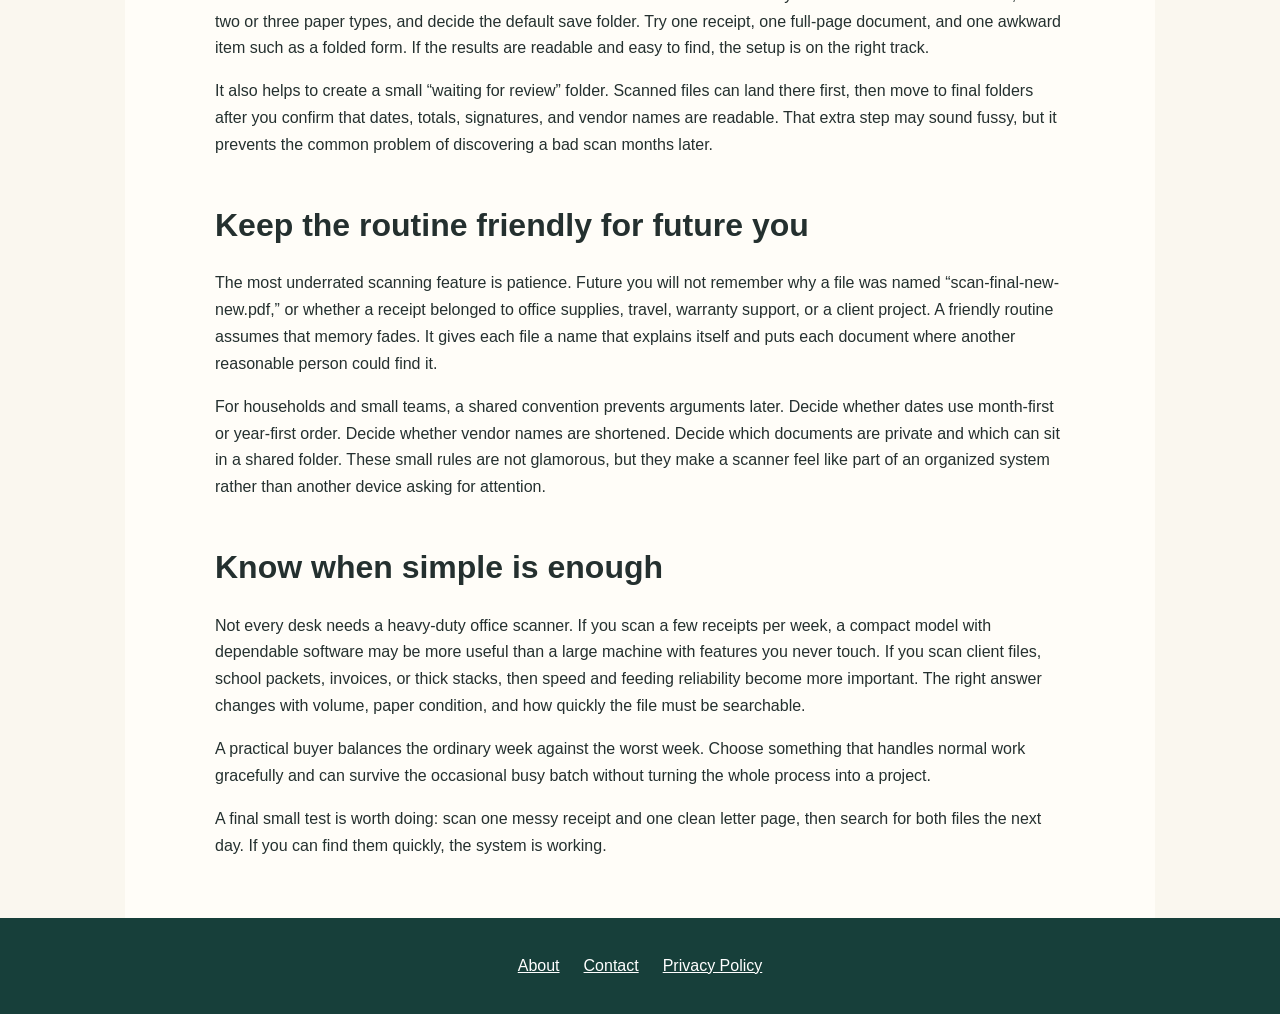
<file: scan-quality-mistakes.html>
<!doctype html><html><head><meta charset="utf-8"><meta name="viewport" content="width=device-width,initial-scale=1"><title>Scanning Mistakes That Make Receipts Hard to Read Later</title><meta name="description" content="A simple supporting article about receipt and document scanning habits."><link rel="canonical" href="https://ls-receipt-scan.surge.sh/scan-quality-mistakes.html"><meta name="robots" content="index,follow,max-image-preview:large"><meta property="og:title" content="Scanning Mistakes That Make Receipts Hard to Read Later"><meta property="og:description" content="A simple supporting article about receipt and document scanning habits."><meta property="og:image" content="https://ls-receipt-scan.surge.sh/assets/scan-quality-mistakes.webp"><meta name="twitter:card" content="summary_large_image"><link rel="stylesheet" href="assets/style.css"></head><script type="application/ld+json">[{"@context": "https://schema.org", "@type": "Organization", "name": "PaperTrail Porch", "url": "https://ls-receipt-scan.surge.sh/"}, {"@context": "https://schema.org", "@type": "Article", "headline": "Scanning Mistakes That Make Receipts Hard to Read Later", "dateModified": "2026-05-23", "image": "https://ls-receipt-scan.surge.sh/assets/scan-quality-mistakes.webp", "author": {"@type": "Organization", "name": "PaperTrail Porch"}}, {"@context": "https://schema.org", "@type": "FAQPage", "mainEntity": [{"@type": "Question", "name": "How often should I scan receipts?", "acceptedAnswer": {"@type": "Answer", "text": "Weekly works for many people because the stack is still small and details are fresh."}}, {"@type": "Question", "name": "Do I need OCR?", "acceptedAnswer": {"@type": "Answer", "text": "OCR is helpful if you want to search vendor names, totals, or notes later."}}, {"@type": "Question", "name": "Can phone scans be enough?", "acceptedAnswer": {"@type": "Answer", "text": "Phone scans can work for quick records, but a dedicated scanner is steadier for repeat batches."}}, {"@type": "Question", "name": "What is the easiest file format?", "acceptedAnswer": {"@type": "Answer", "text": "Searchable PDF is usually the most convenient format for mixed receipt and document storage."}}, {"@type": "Question", "name": "Should I keep originals?", "acceptedAnswer": {"@type": "Answer", "text": "Keep originals when an employer, accountant, manufacturer, or local rule asks for them."}}]}, {"@context": "https://schema.org", "@type": "BreadcrumbList", "itemListElement": [{"@type": "ListItem", "position": 1, "name": "Home", "item": "https://ls-receipt-scan.surge.sh/"}, {"@type": "ListItem", "position": 2, "name": "Scanning Mistakes That Make Receipts Hard to Read Later", "item": "https://ls-receipt-scan.surge.sh/scan-quality-mistakes.html"}]}]</script><body><nav><a class="logo" href="index.html">PaperTrail Porch</a><div class="drop"><button>Desk Notes ▾</button><div class="menu"><a href="receipt-scanner-workflow.html">A Calm Receipt Scanning Workflow for Busy Desks</a><a href="document-feeder-vs-flatbed.html">Flatbed or Document Feeder: Which Scanner Shape Fits Your Paper Pile?</a><a href="small-office-scan-station.html">How to Set Up a Small Office Scan Station That People Actually Use</a><a href="scan-quality-mistakes.html">Scanning Mistakes That Make Receipts Hard to Read Later</a><a href="digital-filing-names.html">Simple Digital Filing Rules After You Scan Receipts and Documents</a><a href="portable-vs-desktop-scanners.html">Portable vs Desktop Scanners for Receipts, Forms, and Mixed Paper</a></div></div></nav><main class="article"><img src="assets/scan-quality-mistakes.webp" alt="Realistic desk paperwork scene for Scanning Mistakes That Make Receipts Hard to Read Later"><p class="kicker">mistakes note</p><h1>Scanning Mistakes That Make Receipts Hard to Read Later</h1><p>Last updated 2026-05-23</p><p>This guide looks at one practical part of the receipt and document scanning routine. It links back to the main PaperTrail Porch scanner guide rather than directly to any product review, so the chain stays simple for readers.</p><h2>1. Start with the daily trigger</h2><p>A useful scanning routine begins when paper first enters the room. Receipts in a pocket, delivery slips near the door, and invoices beside a laptop all need a single landing place.</p><p>When the trigger is clear, the scanner becomes part of closing the loop instead of a separate chore saved for a stressful weekend.</p><h2>2. Match the scanner to the paper shape</h2><p>Flat receipts, long receipts, cards, folded forms, and full pages behave differently. The right choice depends on the paper you see most often, not the most impressive specification.</p><p>If a feeder struggles with thin thermal paper, a flatbed or careful carrier sheet approach may save time even when each scan takes a little longer.</p><h2>3. Make file saving boring</h2><p>The best archive is predictable. A simple folder structure and naming pattern beats a clever system that nobody remembers after two weeks.</p><p>Try date, vendor, and purpose in the file name. That small pattern makes later search and review easier.</p><h2>4. Avoid the rescan trap</h2><p>Most frustration comes from rescanning the same item because the first image was crooked, faint, or saved in the wrong place.</p><p>Check the first few scans at normal reading size. If totals, dates, and vendor names are clear, the workflow is probably good enough.</p><h2>5. Review before you shred</h2><p>Digital copies are convenient, but some records may need originals. Build a short review pause into the routine before discarding paper.</p><p>For sensitive financial, legal, or employer documents, follow the relevant instructions rather than relying on a general article.</p><h2>Practical checklist</h2><ul><li>Choose one inbox spot for paper.</li><li>Scan at a time you can repeat weekly.</li><li>Open the first saved file before scanning the full stack.</li><li>Name files in a predictable way.</li><li>Keep originals when rules or common sense call for it.</li></ul><h2>FAQ</h2><div class="faq"><h3>How often should I scan receipts?</h3><p>Weekly works for many people because the stack is still small and details are fresh.</p></div><div class="faq"><h3>Do I need OCR?</h3><p>OCR is helpful if you want to search vendor names, totals, or notes later.</p></div><div class="faq"><h3>Can phone scans be enough?</h3><p>Phone scans can work for quick records, but a dedicated scanner is steadier for repeat batches.</p></div><div class="faq"><h3>What is the easiest file format?</h3><p>Searchable PDF is usually the most convenient format for mixed receipt and document storage.</p></div><div class="faq"><h3>Should I keep originals?</h3><p>Keep originals when an employer, accountant, manufacturer, or local rule asks for them.</p></div><section class="related"><h2>Related resources</h2><p><a href="index.html">Return to the main receipt scanner guide</a></p><ul><li><a href="receipt-scanner-workflow.html">A Calm Receipt Scanning Workflow for Busy Desks</a></li><li><a href="document-feeder-vs-flatbed.html">Flatbed or Document Feeder: Which Scanner Shape Fits Your Paper Pile?</a></li><li><a href="small-office-scan-station.html">How to Set Up a Small Office Scan Station That People Actually Use</a></li><li><a href="digital-filing-names.html">Simple Digital Filing Rules After You Scan Receipts and Documents</a></li><li><a href="portable-vs-desktop-scanners.html">Portable vs Desktop Scanners for Receipts, Forms, and Mixed Paper</a></li></ul></section><section><h2>More practical notes before you choose</h2><p>One helpful way to think about scanners is to separate capture from organization. Capture is the moment the paper becomes a file. Organization is everything that happens after: naming, checking, backing up, and finding the file again when a refund, warranty, reimbursement, or tax question appears. Many scanner frustrations are really organization problems wearing a hardware costume. If the save folder is unclear, even a fast scanner can create a second mess.</p><p>In a small office, I would rather see a simple routine that everyone follows than an impressive setup that only one person understands. Put a small tray beside the scanner, decide which papers are scanned daily and which are scanned weekly, and write the naming pattern on a note card until it becomes natural.</p></section><section><h2>Set a quality-control habit</h2><p>The routine should include a short quality check. Open the file, zoom to the total or signature line, and make sure the image is readable before the paper leaves the desk. Receipts deserve special patience because thermal paper fades, curls, and sometimes reflects light oddly. Flattening the paper, scanning before it fades, and avoiding extreme contrast settings can protect the details you may need later.</p><p>For documents with personal information, the privacy step matters too. Save them in a sensible folder, avoid shared downloads folders, and use whatever security tools are appropriate for the device or workplace.</p></section><section><h2>Make the decision repeatable</h2><p>The final decision is less about owning the most advanced scanner and more about reducing the number of decisions you repeat. Where does paper wait? Which button starts the scan? Which folder receives the file? What name does the file get? Who checks it? Answer those five questions and even a modest scanner can become dependable.</p><p>A repeatable process also makes future upgrades easier because you can tell whether the pain is speed, paper handling, file organization, or lack of space.</p></section><section><h2>Choose by bottleneck, not by buzzword</h2><p>If the slowest part of your paperwork is feeding one page at a time, a document feeder may matter more than very high resolution. If the slowest part is handling bent receipts, then gentle placement and consistent capture may matter more than speed. If the slowest part is finding files later, software and naming habits become the real feature to compare.</p><p>This is why a short buying note written before shopping can be so useful. Write down the three tasks that happen every month, the one task that happens only occasionally, and the person who will actually operate the scanner. That list keeps the purchase anchored in lived reality rather than marketing language.</p></section><section><h2>Plan the first week after purchase</h2><p>The first week determines whether the scanner becomes a habit. Unbox it when you have time to install software, test two or three paper types, and decide the default save folder. Try one receipt, one full-page document, and one awkward item such as a folded form. If the results are readable and easy to find, the setup is on the right track.</p><p>It also helps to create a small “waiting for review” folder. Scanned files can land there first, then move to final folders after you confirm that dates, totals, signatures, and vendor names are readable. That extra step may sound fussy, but it prevents the common problem of discovering a bad scan months later.</p></section><section><h2>Keep the routine friendly for future you</h2><p>The most underrated scanning feature is patience. Future you will not remember why a file was named “scan-final-new-new.pdf,” or whether a receipt belonged to office supplies, travel, warranty support, or a client project. A friendly routine assumes that memory fades. It gives each file a name that explains itself and puts each document where another reasonable person could find it.</p><p>For households and small teams, a shared convention prevents arguments later. Decide whether dates use month-first or year-first order. Decide whether vendor names are shortened. Decide which documents are private and which can sit in a shared folder. These small rules are not glamorous, but they make a scanner feel like part of an organized system rather than another device asking for attention.</p></section><section><h2>Know when simple is enough</h2><p>Not every desk needs a heavy-duty office scanner. If you scan a few receipts per week, a compact model with dependable software may be more useful than a large machine with features you never touch. If you scan client files, school packets, invoices, or thick stacks, then speed and feeding reliability become more important. The right answer changes with volume, paper condition, and how quickly the file must be searchable.</p><p>A practical buyer balances the ordinary week against the worst week. Choose something that handles normal work gracefully and can survive the occasional busy batch without turning the whole process into a project.</p></section><p>A final small test is worth doing: scan one messy receipt and one clean letter page, then search for both files the next day. If you can find them quickly, the system is working.</p></main><footer><a href="about.html">About</a><a href="contact.html">Contact</a><a href="privacy-policy.html">Privacy Policy</a></footer></body></html>
</file>
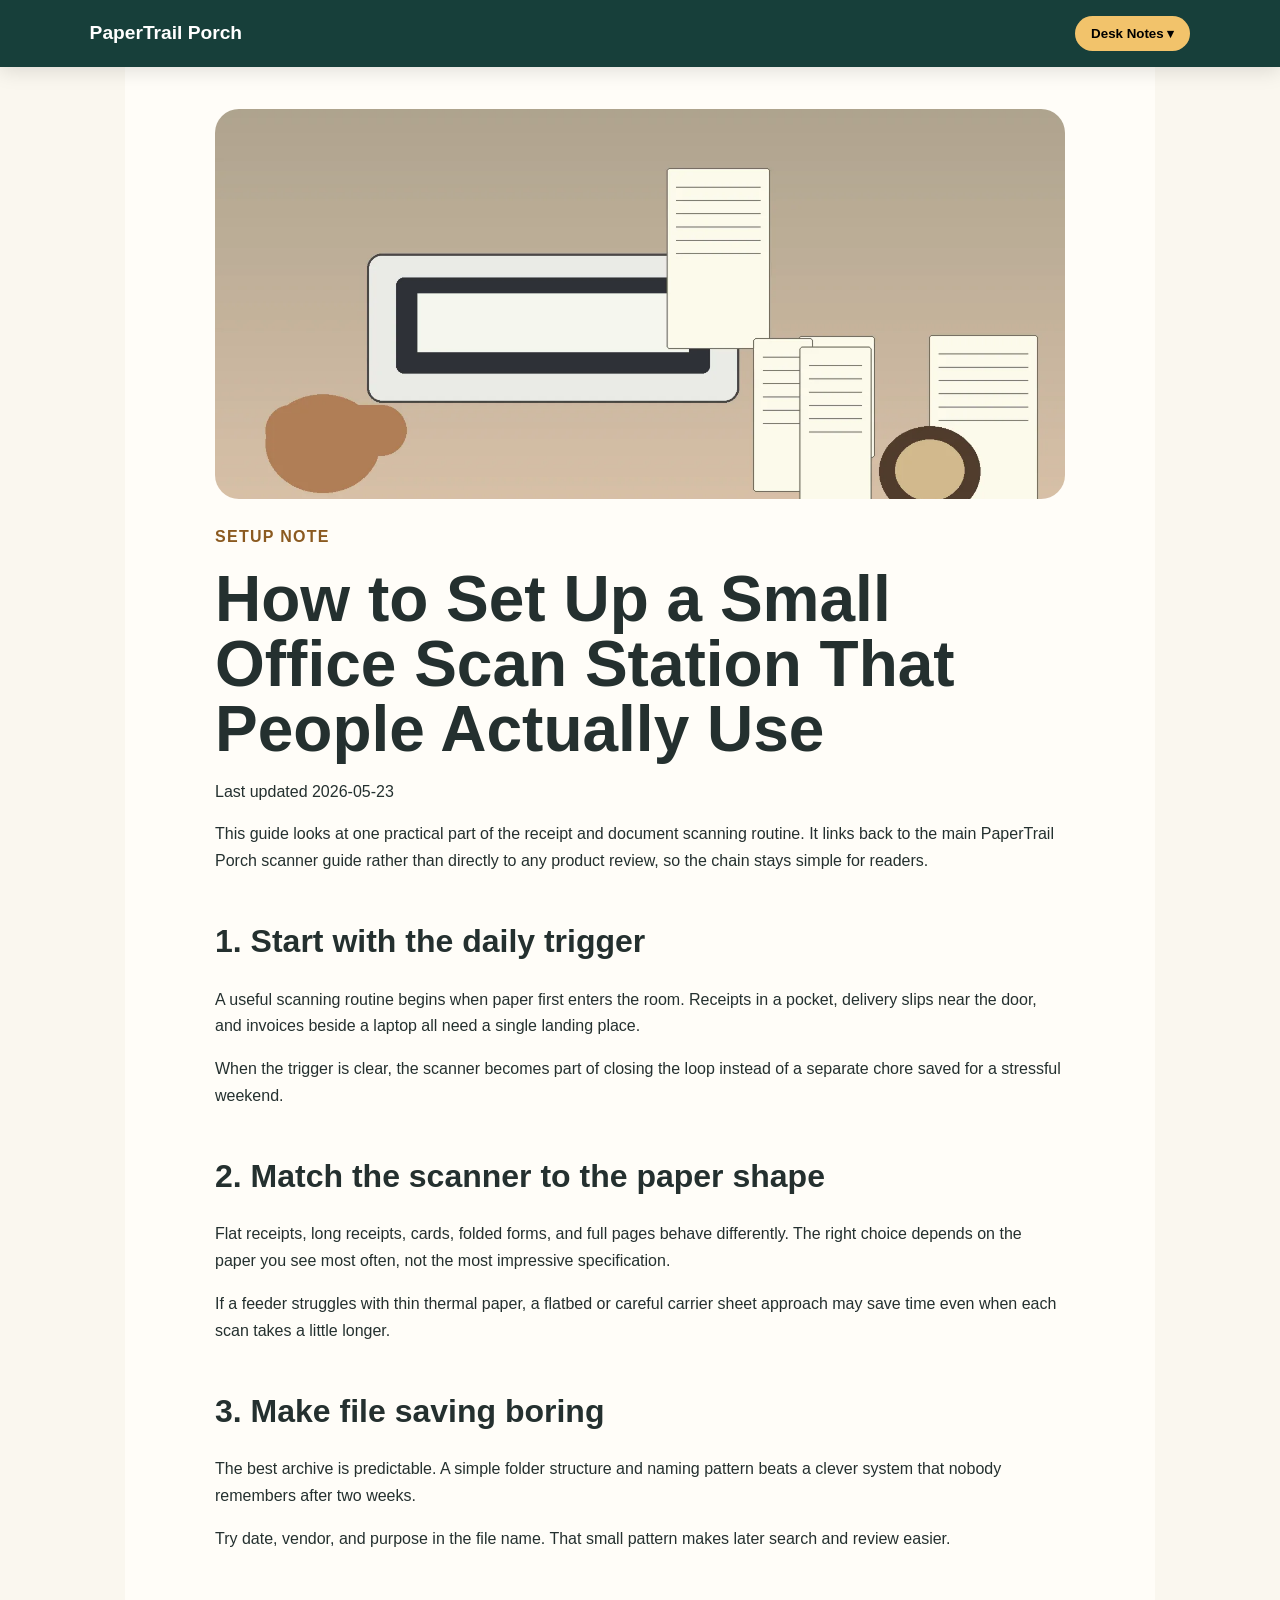
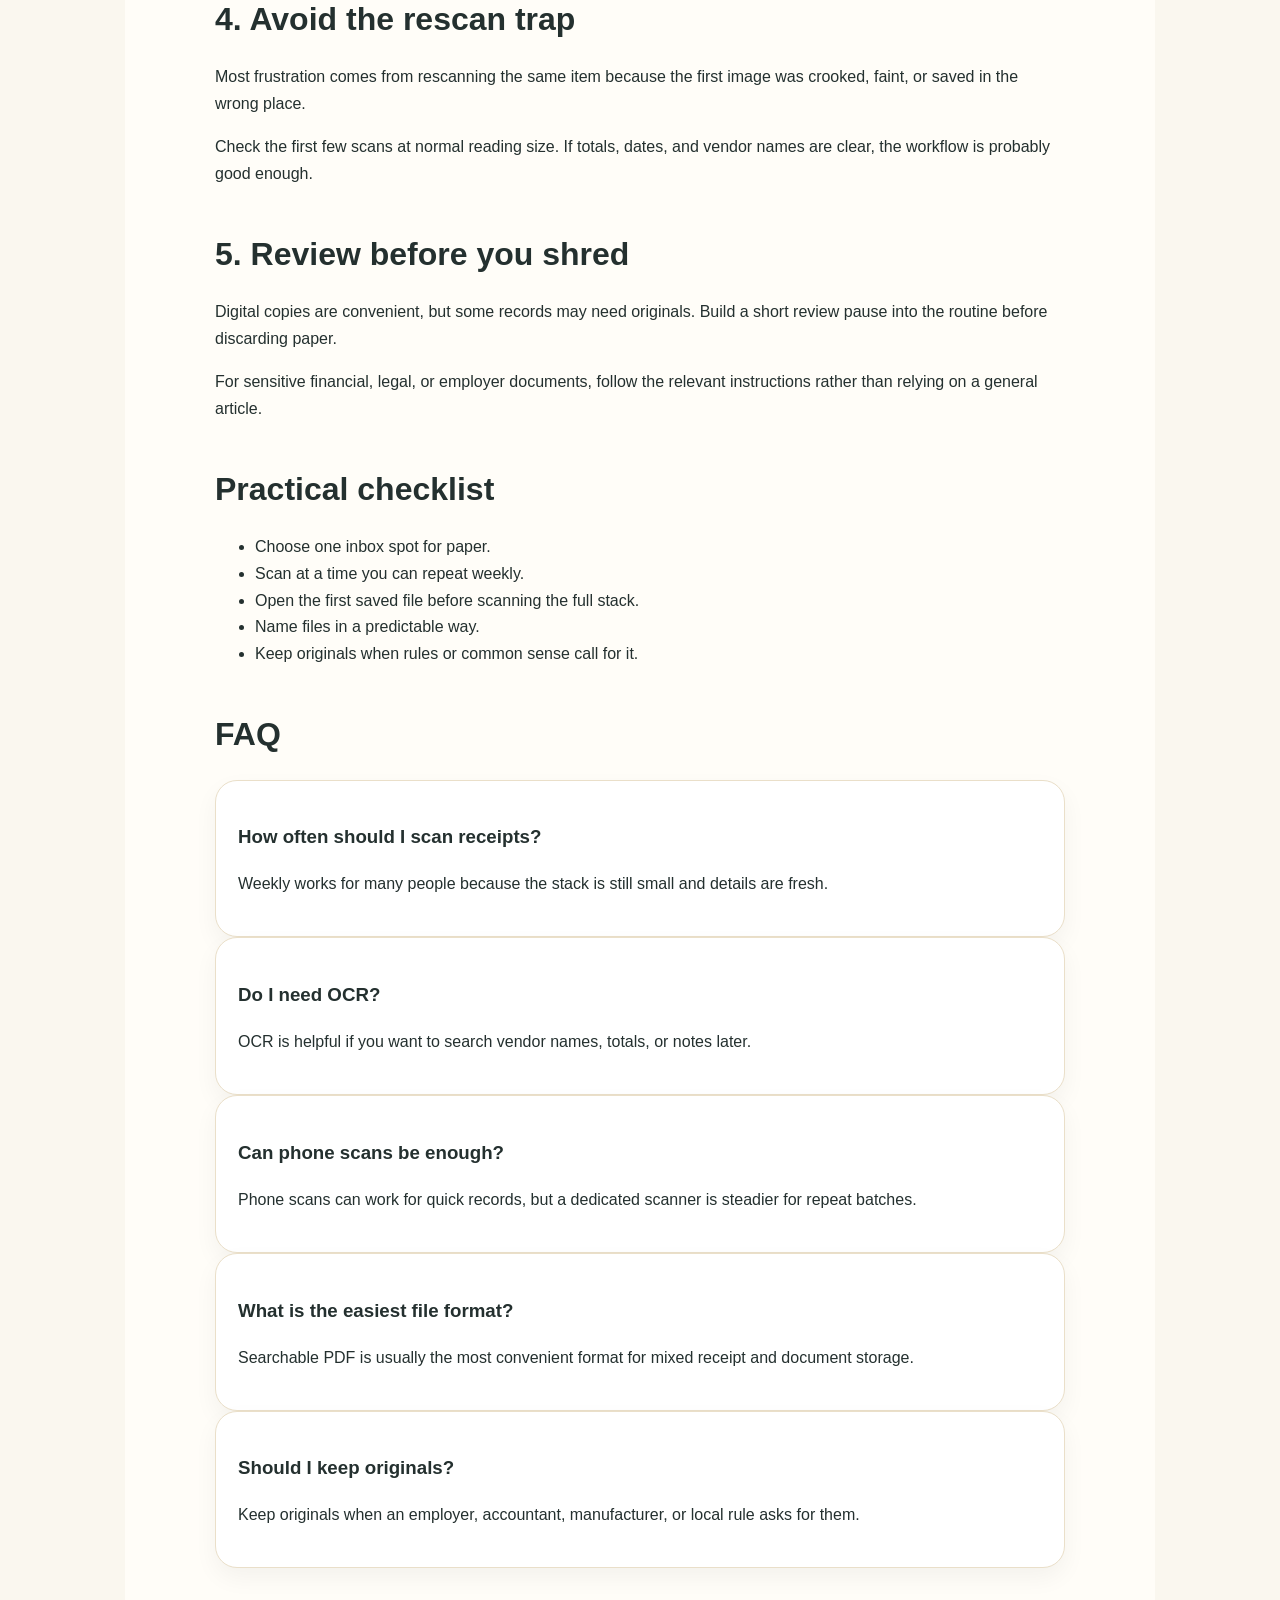
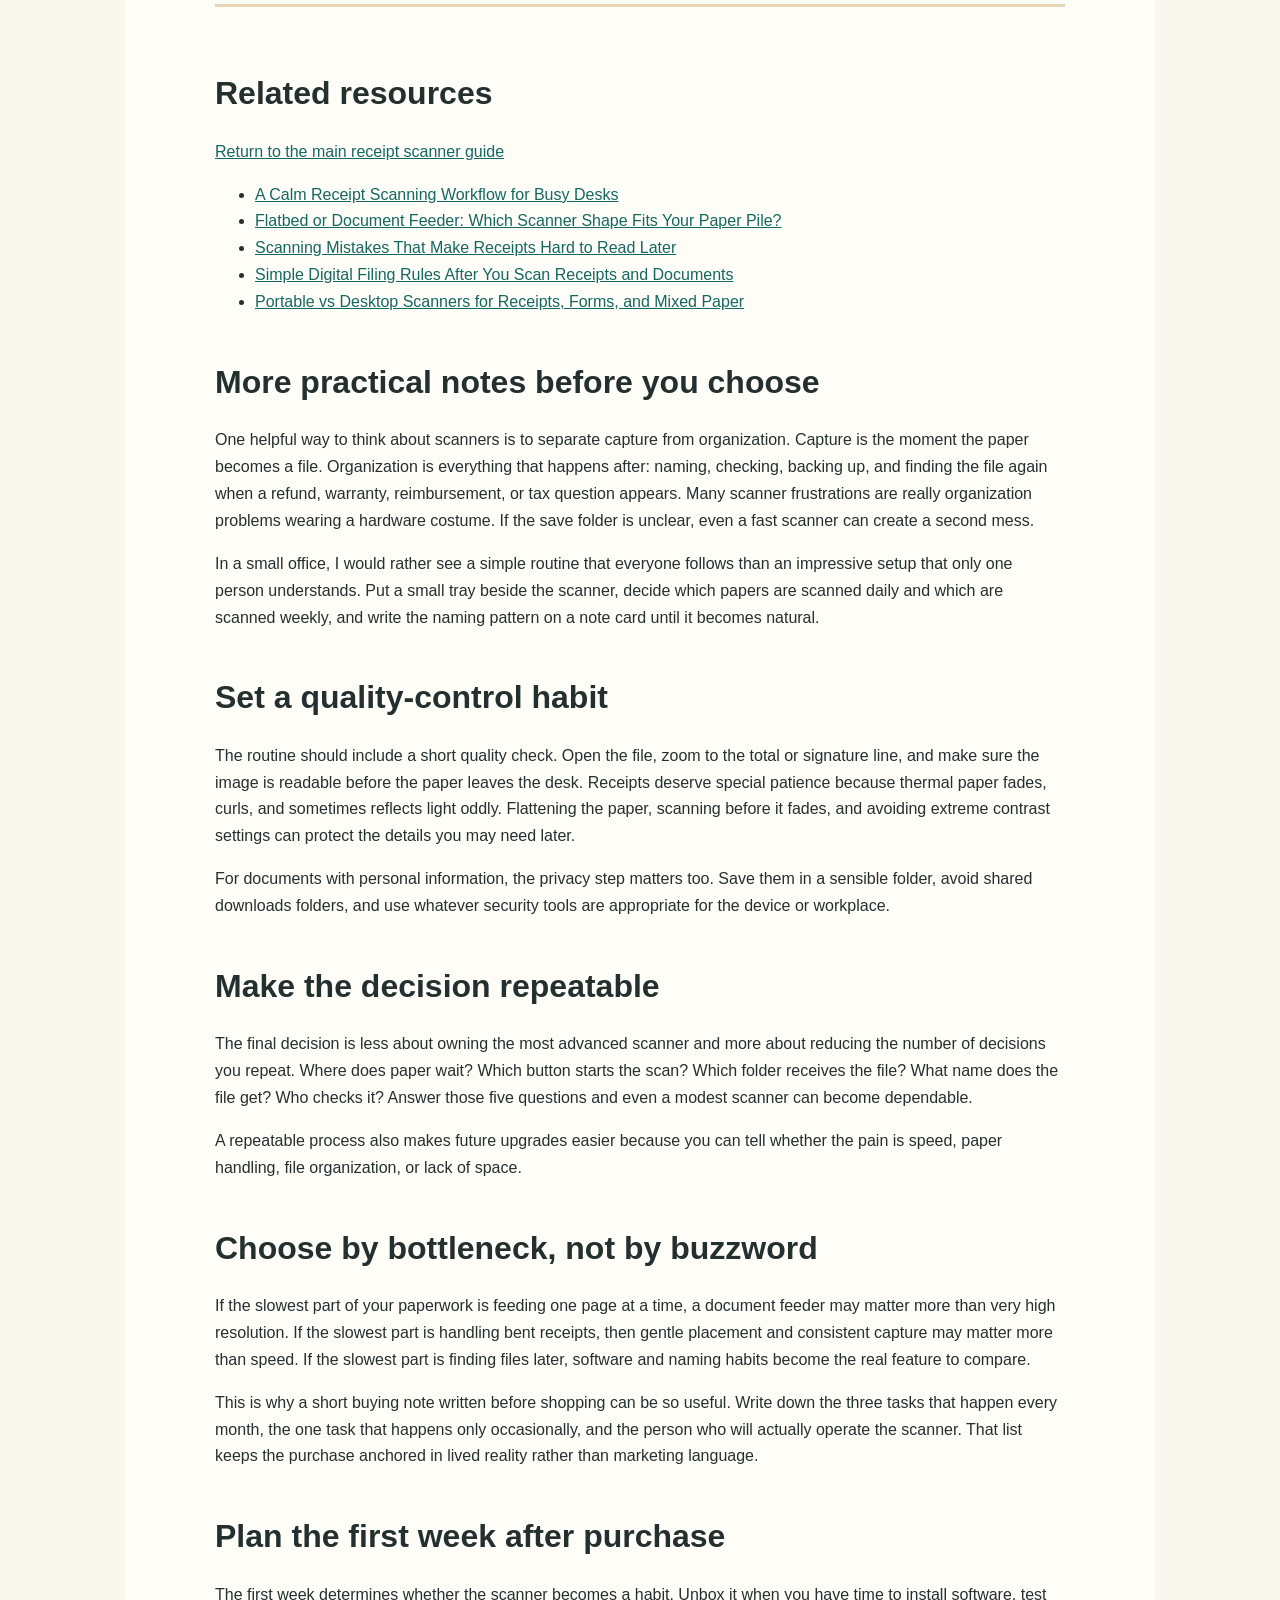
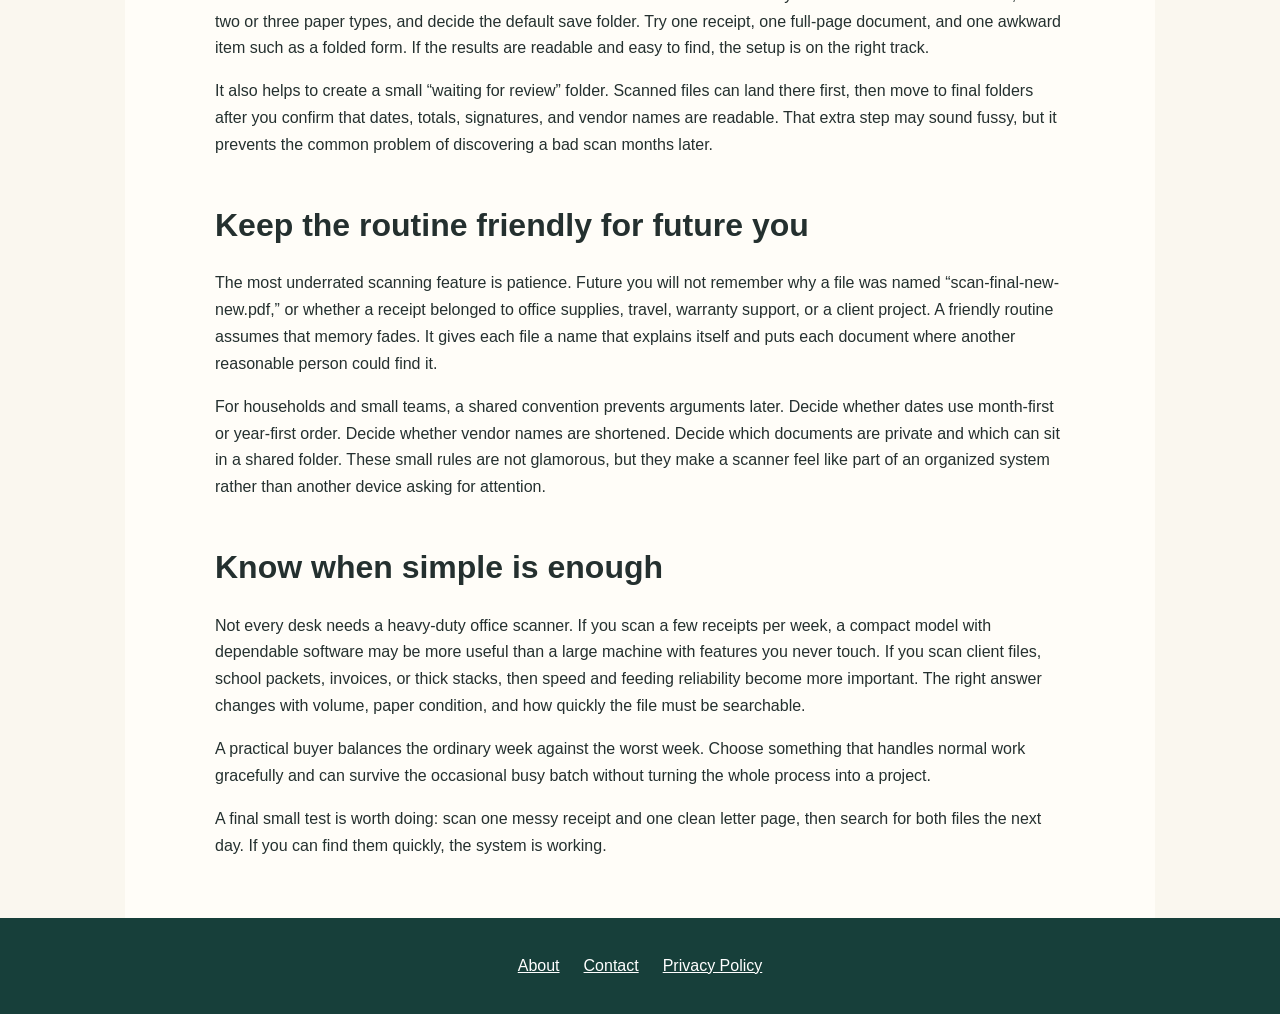
<file: small-office-scan-station.html>
<!doctype html><html><head><meta charset="utf-8"><meta name="viewport" content="width=device-width,initial-scale=1"><title>How to Set Up a Small Office Scan Station That People Actually Use</title><meta name="description" content="A simple supporting article about receipt and document scanning habits."><link rel="canonical" href="https://ls-receipt-scan.surge.sh/small-office-scan-station.html"><meta name="robots" content="index,follow,max-image-preview:large"><meta property="og:title" content="How to Set Up a Small Office Scan Station That People Actually Use"><meta property="og:description" content="A simple supporting article about receipt and document scanning habits."><meta property="og:image" content="https://ls-receipt-scan.surge.sh/assets/small-office-scan-station.webp"><meta name="twitter:card" content="summary_large_image"><link rel="stylesheet" href="assets/style.css"></head><script type="application/ld+json">[{"@context": "https://schema.org", "@type": "Organization", "name": "PaperTrail Porch", "url": "https://ls-receipt-scan.surge.sh/"}, {"@context": "https://schema.org", "@type": "Article", "headline": "How to Set Up a Small Office Scan Station That People Actually Use", "dateModified": "2026-05-23", "image": "https://ls-receipt-scan.surge.sh/assets/small-office-scan-station.webp", "author": {"@type": "Organization", "name": "PaperTrail Porch"}}, {"@context": "https://schema.org", "@type": "FAQPage", "mainEntity": [{"@type": "Question", "name": "How often should I scan receipts?", "acceptedAnswer": {"@type": "Answer", "text": "Weekly works for many people because the stack is still small and details are fresh."}}, {"@type": "Question", "name": "Do I need OCR?", "acceptedAnswer": {"@type": "Answer", "text": "OCR is helpful if you want to search vendor names, totals, or notes later."}}, {"@type": "Question", "name": "Can phone scans be enough?", "acceptedAnswer": {"@type": "Answer", "text": "Phone scans can work for quick records, but a dedicated scanner is steadier for repeat batches."}}, {"@type": "Question", "name": "What is the easiest file format?", "acceptedAnswer": {"@type": "Answer", "text": "Searchable PDF is usually the most convenient format for mixed receipt and document storage."}}, {"@type": "Question", "name": "Should I keep originals?", "acceptedAnswer": {"@type": "Answer", "text": "Keep originals when an employer, accountant, manufacturer, or local rule asks for them."}}]}, {"@context": "https://schema.org", "@type": "BreadcrumbList", "itemListElement": [{"@type": "ListItem", "position": 1, "name": "Home", "item": "https://ls-receipt-scan.surge.sh/"}, {"@type": "ListItem", "position": 2, "name": "How to Set Up a Small Office Scan Station That People Actually Use", "item": "https://ls-receipt-scan.surge.sh/small-office-scan-station.html"}]}]</script><body><nav><a class="logo" href="index.html">PaperTrail Porch</a><div class="drop"><button>Desk Notes ▾</button><div class="menu"><a href="receipt-scanner-workflow.html">A Calm Receipt Scanning Workflow for Busy Desks</a><a href="document-feeder-vs-flatbed.html">Flatbed or Document Feeder: Which Scanner Shape Fits Your Paper Pile?</a><a href="small-office-scan-station.html">How to Set Up a Small Office Scan Station That People Actually Use</a><a href="scan-quality-mistakes.html">Scanning Mistakes That Make Receipts Hard to Read Later</a><a href="digital-filing-names.html">Simple Digital Filing Rules After You Scan Receipts and Documents</a><a href="portable-vs-desktop-scanners.html">Portable vs Desktop Scanners for Receipts, Forms, and Mixed Paper</a></div></div></nav><main class="article"><img src="assets/small-office-scan-station.webp" alt="Realistic desk paperwork scene for How to Set Up a Small Office Scan Station That People Actually Use"><p class="kicker">setup note</p><h1>How to Set Up a Small Office Scan Station That People Actually Use</h1><p>Last updated 2026-05-23</p><p>This guide looks at one practical part of the receipt and document scanning routine. It links back to the main PaperTrail Porch scanner guide rather than directly to any product review, so the chain stays simple for readers.</p><h2>1. Start with the daily trigger</h2><p>A useful scanning routine begins when paper first enters the room. Receipts in a pocket, delivery slips near the door, and invoices beside a laptop all need a single landing place.</p><p>When the trigger is clear, the scanner becomes part of closing the loop instead of a separate chore saved for a stressful weekend.</p><h2>2. Match the scanner to the paper shape</h2><p>Flat receipts, long receipts, cards, folded forms, and full pages behave differently. The right choice depends on the paper you see most often, not the most impressive specification.</p><p>If a feeder struggles with thin thermal paper, a flatbed or careful carrier sheet approach may save time even when each scan takes a little longer.</p><h2>3. Make file saving boring</h2><p>The best archive is predictable. A simple folder structure and naming pattern beats a clever system that nobody remembers after two weeks.</p><p>Try date, vendor, and purpose in the file name. That small pattern makes later search and review easier.</p><h2>4. Avoid the rescan trap</h2><p>Most frustration comes from rescanning the same item because the first image was crooked, faint, or saved in the wrong place.</p><p>Check the first few scans at normal reading size. If totals, dates, and vendor names are clear, the workflow is probably good enough.</p><h2>5. Review before you shred</h2><p>Digital copies are convenient, but some records may need originals. Build a short review pause into the routine before discarding paper.</p><p>For sensitive financial, legal, or employer documents, follow the relevant instructions rather than relying on a general article.</p><h2>Practical checklist</h2><ul><li>Choose one inbox spot for paper.</li><li>Scan at a time you can repeat weekly.</li><li>Open the first saved file before scanning the full stack.</li><li>Name files in a predictable way.</li><li>Keep originals when rules or common sense call for it.</li></ul><h2>FAQ</h2><div class="faq"><h3>How often should I scan receipts?</h3><p>Weekly works for many people because the stack is still small and details are fresh.</p></div><div class="faq"><h3>Do I need OCR?</h3><p>OCR is helpful if you want to search vendor names, totals, or notes later.</p></div><div class="faq"><h3>Can phone scans be enough?</h3><p>Phone scans can work for quick records, but a dedicated scanner is steadier for repeat batches.</p></div><div class="faq"><h3>What is the easiest file format?</h3><p>Searchable PDF is usually the most convenient format for mixed receipt and document storage.</p></div><div class="faq"><h3>Should I keep originals?</h3><p>Keep originals when an employer, accountant, manufacturer, or local rule asks for them.</p></div><section class="related"><h2>Related resources</h2><p><a href="index.html">Return to the main receipt scanner guide</a></p><ul><li><a href="receipt-scanner-workflow.html">A Calm Receipt Scanning Workflow for Busy Desks</a></li><li><a href="document-feeder-vs-flatbed.html">Flatbed or Document Feeder: Which Scanner Shape Fits Your Paper Pile?</a></li><li><a href="scan-quality-mistakes.html">Scanning Mistakes That Make Receipts Hard to Read Later</a></li><li><a href="digital-filing-names.html">Simple Digital Filing Rules After You Scan Receipts and Documents</a></li><li><a href="portable-vs-desktop-scanners.html">Portable vs Desktop Scanners for Receipts, Forms, and Mixed Paper</a></li></ul></section><section><h2>More practical notes before you choose</h2><p>One helpful way to think about scanners is to separate capture from organization. Capture is the moment the paper becomes a file. Organization is everything that happens after: naming, checking, backing up, and finding the file again when a refund, warranty, reimbursement, or tax question appears. Many scanner frustrations are really organization problems wearing a hardware costume. If the save folder is unclear, even a fast scanner can create a second mess.</p><p>In a small office, I would rather see a simple routine that everyone follows than an impressive setup that only one person understands. Put a small tray beside the scanner, decide which papers are scanned daily and which are scanned weekly, and write the naming pattern on a note card until it becomes natural.</p></section><section><h2>Set a quality-control habit</h2><p>The routine should include a short quality check. Open the file, zoom to the total or signature line, and make sure the image is readable before the paper leaves the desk. Receipts deserve special patience because thermal paper fades, curls, and sometimes reflects light oddly. Flattening the paper, scanning before it fades, and avoiding extreme contrast settings can protect the details you may need later.</p><p>For documents with personal information, the privacy step matters too. Save them in a sensible folder, avoid shared downloads folders, and use whatever security tools are appropriate for the device or workplace.</p></section><section><h2>Make the decision repeatable</h2><p>The final decision is less about owning the most advanced scanner and more about reducing the number of decisions you repeat. Where does paper wait? Which button starts the scan? Which folder receives the file? What name does the file get? Who checks it? Answer those five questions and even a modest scanner can become dependable.</p><p>A repeatable process also makes future upgrades easier because you can tell whether the pain is speed, paper handling, file organization, or lack of space.</p></section><section><h2>Choose by bottleneck, not by buzzword</h2><p>If the slowest part of your paperwork is feeding one page at a time, a document feeder may matter more than very high resolution. If the slowest part is handling bent receipts, then gentle placement and consistent capture may matter more than speed. If the slowest part is finding files later, software and naming habits become the real feature to compare.</p><p>This is why a short buying note written before shopping can be so useful. Write down the three tasks that happen every month, the one task that happens only occasionally, and the person who will actually operate the scanner. That list keeps the purchase anchored in lived reality rather than marketing language.</p></section><section><h2>Plan the first week after purchase</h2><p>The first week determines whether the scanner becomes a habit. Unbox it when you have time to install software, test two or three paper types, and decide the default save folder. Try one receipt, one full-page document, and one awkward item such as a folded form. If the results are readable and easy to find, the setup is on the right track.</p><p>It also helps to create a small “waiting for review” folder. Scanned files can land there first, then move to final folders after you confirm that dates, totals, signatures, and vendor names are readable. That extra step may sound fussy, but it prevents the common problem of discovering a bad scan months later.</p></section><section><h2>Keep the routine friendly for future you</h2><p>The most underrated scanning feature is patience. Future you will not remember why a file was named “scan-final-new-new.pdf,” or whether a receipt belonged to office supplies, travel, warranty support, or a client project. A friendly routine assumes that memory fades. It gives each file a name that explains itself and puts each document where another reasonable person could find it.</p><p>For households and small teams, a shared convention prevents arguments later. Decide whether dates use month-first or year-first order. Decide whether vendor names are shortened. Decide which documents are private and which can sit in a shared folder. These small rules are not glamorous, but they make a scanner feel like part of an organized system rather than another device asking for attention.</p></section><section><h2>Know when simple is enough</h2><p>Not every desk needs a heavy-duty office scanner. If you scan a few receipts per week, a compact model with dependable software may be more useful than a large machine with features you never touch. If you scan client files, school packets, invoices, or thick stacks, then speed and feeding reliability become more important. The right answer changes with volume, paper condition, and how quickly the file must be searchable.</p><p>A practical buyer balances the ordinary week against the worst week. Choose something that handles normal work gracefully and can survive the occasional busy batch without turning the whole process into a project.</p></section><p>A final small test is worth doing: scan one messy receipt and one clean letter page, then search for both files the next day. If you can find them quickly, the system is working.</p></main><footer><a href="about.html">About</a><a href="contact.html">Contact</a><a href="privacy-policy.html">Privacy Policy</a></footer></body></html>
</file>
<file: assets/style.css>
body{margin:0;font-family:Inter,Arial,sans-serif;color:#24302f;background:#faf7ef;line-height:1.68}a{color:#14685f}nav{position:sticky;top:0;z-index:5;background:#173f3a;color:white;display:flex;justify-content:space-between;align-items:center;padding:16px 7vw;box-shadow:0 3px 20px #0002}.logo{color:white;text-decoration:none;font-weight:800;font-size:1.2rem}.drop{position:relative}.drop button{background:#f2c36b;border:0;border-radius:999px;padding:10px 16px;font-weight:700}.menu{display:none;right:0;position:absolute;background:white;min-width:320px;border-radius:18px;box-shadow:0 18px 40px #0003;padding:10px}.menu a{display:block;padding:10px 12px;text-decoration:none;color:#173f3a}.drop:hover .menu{display:block}.hero{display:grid;grid-template-columns:1.1fr .9fr;gap:34px;align-items:center;padding:54px 7vw;background:linear-gradient(135deg,#f8e9c7,#e8f1ed)}.hero img{width:100%;border-radius:28px;max-height:440px;object-fit:cover;box-shadow:0 20px 45px #143b342d}.kicker{letter-spacing:.08em;text-transform:uppercase;color:#8b5a20;font-weight:800}.wrap{max-width:1080px;margin:auto;padding:38px 7vw}.grid{display:grid;grid-template-columns:repeat(3,1fr);gap:18px}.card,.note,.faq,.trustcard{background:white;border:1px solid #eadfc9;border-radius:22px;padding:22px;box-shadow:0 10px 25px #0000000c}.split{display:grid;grid-template-columns:1fr 1fr;gap:24px;align-items:start}.quote{font-size:1.35rem;background:#173f3a;color:white;border-radius:24px;padding:28px}.article{max-width:850px;margin:auto;padding:42px 7vw;background:#fffdf8}.article img{width:100%;border-radius:24px;max-height:390px;object-fit:cover}h1{font-size:clamp(2.2rem,5vw,4.6rem);line-height:1.02;margin:.2em 0}h2{font-size:2rem;line-height:1.15;margin-top:1.5em}.btn{display:inline-block;background:#173f3a;color:white;padding:12px 18px;border-radius:999px;text-decoration:none;font-weight:800}.related{border-top:3px solid #e6d5b5;margin-top:36px;padding-top:20px}footer{display:flex;gap:24px;justify-content:center;padding:35px;background:#173f3a}footer a{color:#fff}.trusthero{display:grid;grid-template-columns:1fr 320px;gap:22px}.side{background:#f3e2bd;border-radius:24px;padding:24px}@media(max-width:800px){.hero,.split,.grid,.trusthero{grid-template-columns:1fr}nav{padding:14px}.menu{right:-20px;min-width:260px}}
</file>
